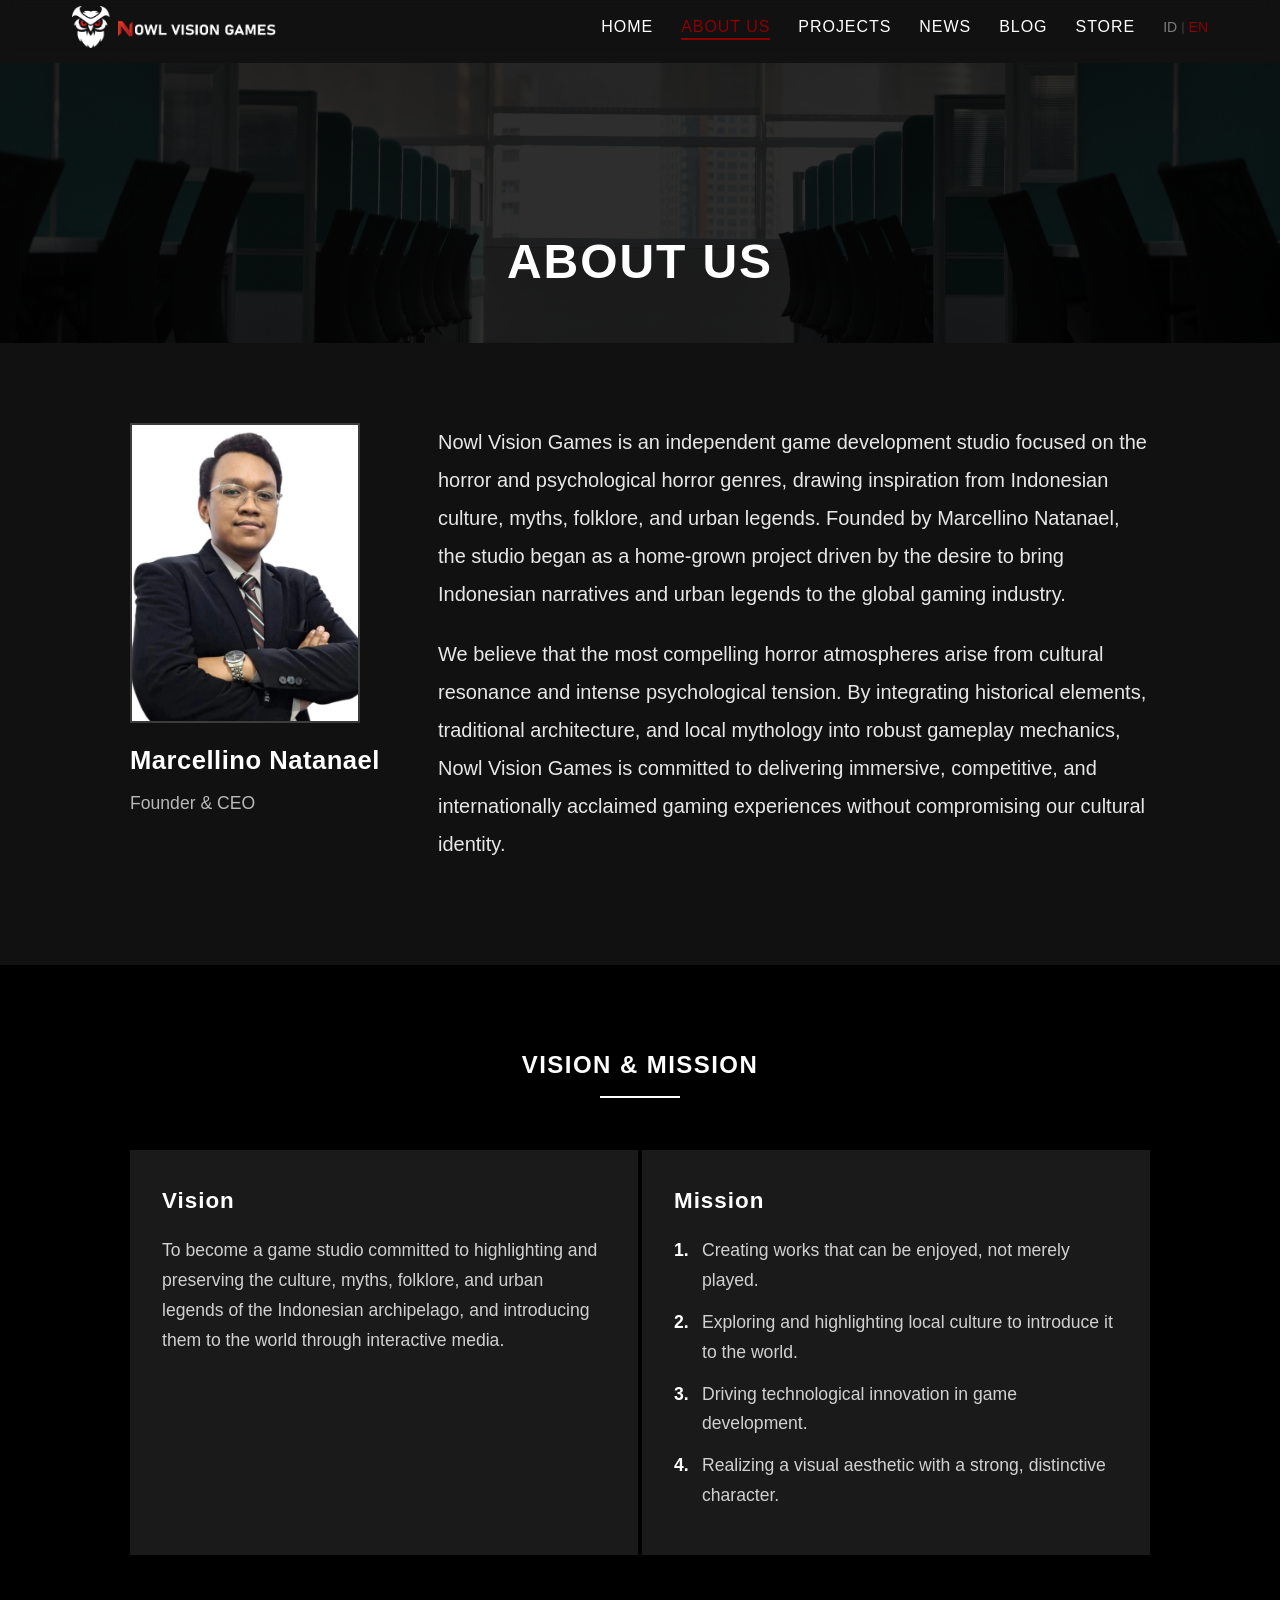
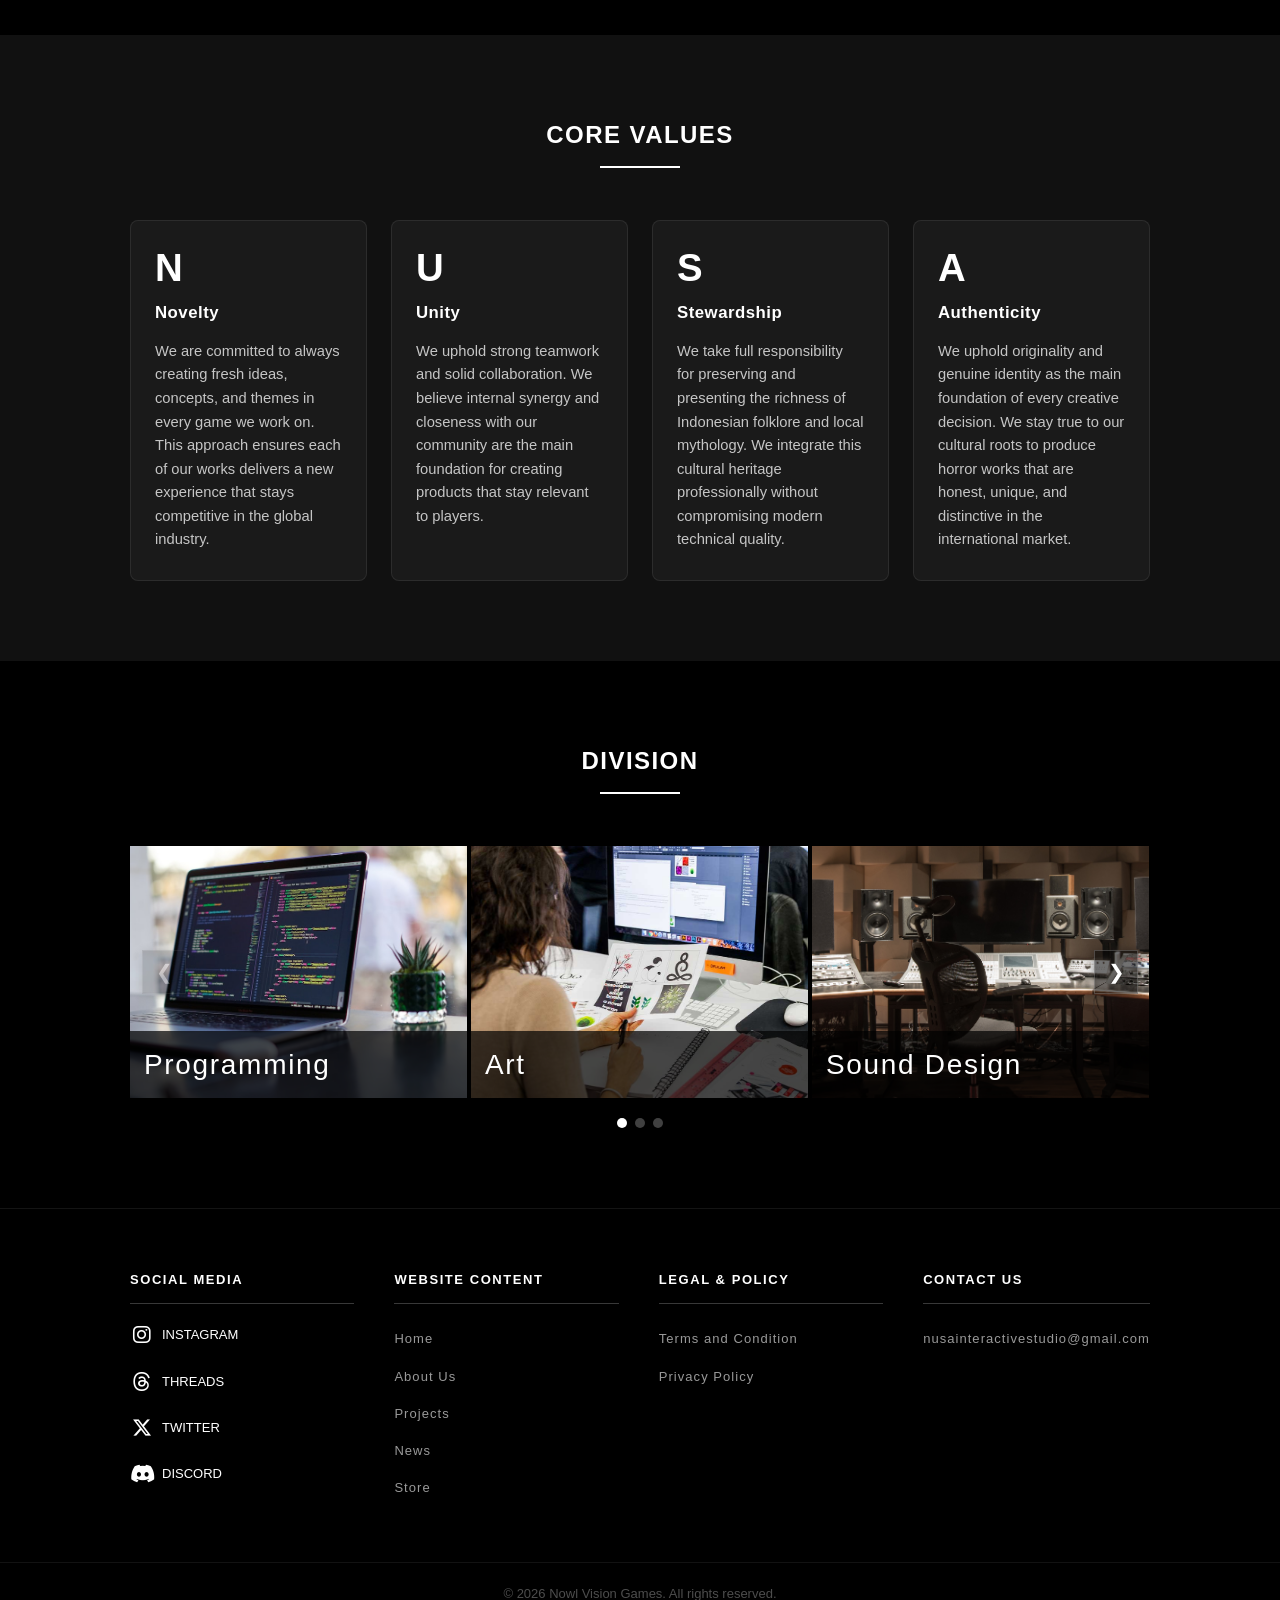
<file: about.html>
<!DOCTYPE html>
<html lang="en">
<head>
  <meta charset="UTF-8">
  <meta name="viewport" content="width=device-width, initial-scale=1.0">
  <title>About Us — Nowl Vision Games</title>
  <meta name="description" content="Kenali Nowl Vision Games, studio game independen yang didirikan oleh Marcellino Natanael, berfokus pada horor psikologis bertema budaya dan mitologi lokal Indonesia.">
  <meta name="keywords" content="tentang Nowl Vision Games, Marcellino Natanael, studio game Indonesia, sejarah studio game horor">
  <meta name="robots" content="index, follow">
  <link rel="canonical" href="https://nusainteractivestudio.com/about.html">

  <meta property="og:type" content="website">
  <meta property="og:site_name" content="Nowl Vision Games">
  <meta property="og:title" content="About Us — Nowl Vision Games">
  <meta property="og:description" content="Studio game independen yang mengangkat narasi dan mitos urban Indonesia ke panggung industri game global.">
  <meta property="og:url" content="https://nusainteractivestudio.com/about.html">
  <meta property="og:image" content="https://nusainteractivestudio.com/assets/logo/Main_Logo.png">
  <meta property="og:locale" content="id_ID">

  <meta name="twitter:card" content="summary_large_image">
  <meta name="twitter:title" content="About Us — Nowl Vision Games">
  <meta name="twitter:description" content="Studio game independen yang mengangkat narasi dan mitos urban Indonesia ke panggung industri game global.">
  <meta name="twitter:image" content="https://nusainteractivestudio.com/assets/logo/Main_Logo.png">

  <link rel="icon" type="image/x-icon" href="assets/favicon/favicon.ico">
  <link rel="icon" type="image/png" sizes="32x32" href="assets/favicon/favicon-32x32.png">
  <link rel="icon" type="image/png" sizes="16x16" href="assets/favicon/favicon-16x16.png">
  <link rel="apple-touch-icon" sizes="180x180" href="assets/favicon/apple-touch-icon.png">
  <link rel="manifest" href="site.webmanifest">

  <link rel="stylesheet" href="css/global.css">
  <link rel="stylesheet" href="css/about.css">
  <link rel="stylesheet" href="https://cdnjs.cloudflare.com/ajax/libs/font-awesome/6.5.1/css/all.min.css">

  <!-- Structured Data -->
  <script type="application/ld+json">
  {
    "@context": "https://schema.org",
    "@type": "AboutPage",
    "url": "https://nusainteractivestudio.com/about.html",
    "mainEntity": {
      "@type": "Organization",
      "name": "Nowl Vision Games",
      "url": "https://nusainteractivestudio.com/",
      "founder": {
        "@type": "Person",
        "name": "Marcellino Natanael",
        "jobTitle": "Founder & CEO"
      }
    }
  }
  </script>
</head>
<body>

<nav class="nis-navbar">
  <div class="nav-inner">
    <a href="index.html" class="nav-logo">
      <img src="assets/logo/Company_Logo_Only.png" alt="Nowl Vision Games" class="logo-img">
    </a>
    <ul class="nav-menu" id="navMenu">
      <li><a href="index.html" class="nav-link" data-t="nav-home">Home</a></li>
      <li><a href="about.html" class="nav-link active" data-t="nav-about">About Us</a></li>
      <li><a href="projects.html" class="nav-link" data-t="nav-projects">Projects</a></li>
      <li><a href="news.html" class="nav-link" data-t="nav-news">News</a></li>
      <li><a href="blog.html" class ="nav-link" data-t="nav-blog">Blog</a></li>
      <li><a href="store.html" class="nav-link" data-t="nav-store">Store</a></li>
      <li class="lang-toggle">
        <button class="lang-btn active" data-lang="id">ID</button>
        <span class="lang-sep">|</span>
        <button class="lang-btn" data-lang="en">EN</button>
      </li>
    </ul>
    <button class="nav-hamburger" id="navHamburger" aria-label="Menu">
      <span></span><span></span><span></span>
    </button>
  </div>
</nav>

<div class="page-hero">
  <img src="assets/image/Header.png?v=20260908" alt="" class="hero-bg-img">
  <div class="page-hero-overlay"></div>
  <div class="page-hero-text"><h1 class="page-hero-title" data-t="nav-about">About Us</h1></div>
</div>

<section class="section about-intro-section">
  <div class="container">
    <div class="about-intro">
      <div class="founder-card">
        <div class="founder-img-wrap">
          <img src="assets/image/Founder_and_CEO.png" alt="Marcellino Natanael — Founder &amp; CEO">
        </div>
        <div class="founder-info">
          <h3 class="founder-name">Marcellino Natanael</h3>
          <p class="founder-title" data-t="founder-title">Founder &amp; CEO</p>
        </div>
      </div>
      <div class="about-text">
        <p data-t="about-p1">Nowl Vision Games is an independent game development company focusing on the survival psychological horror genre based on local Indonesian culture. Founded by Marcellino Natanael, the studio started its journey as a home studio project driven by the passion to elevate Indonesian narratives and urban legends to the global gaming industry stage.</p>
        <p data-t="about-p2">We believe that the best horror atmosphere is born from cultural proximity and strong psychological pressure. By integrating historical values, traditional architecture, and local mythology into solid gameplay mechanics, Nowl Vision Games is committed to presenting an immersive, competitive, and international standard gaming experience without losing the identity of our cultural roots.</p>
      </div>
    </div>
  </div>
</section>

<section class="section vm-section">
  <div class="container">
    <h2 class="section-title" data-t="sec-vm">Vision &amp; Mission</h2>
    <div class="section-underline"></div>
    <div class="vm-grid">
      <div class="vm-card">
        <h3 class="vm-card-title" data-t="vm-vision-title">Vision</h3>
        <p class="vm-card-text" data-t="vm-vision-text">Dummy vision text goes here. Replace this with the studio's actual vision statement.</p>
      </div>
      <div class="vm-card">
        <h3 class="vm-card-title" data-t="vm-mission-title">Mission</h3>
        <ol class="vm-card-list">
          <li data-t="vm-mission-p1">Dummy mission point one.</li>
          <li data-t="vm-mission-p2">Dummy mission point two.</li>
          <li data-t="vm-mission-p3">Dummy mission point three.</li>
          <li data-t="vm-mission-p4">Dummy mission point four.</li>
        </ol>
      </div>
    </div>
  </div>
</section>

<section class="section corevals-section">
  <div class="container">
    <h2 class="section-title" data-t="sec-corevals">Core Values</h2>
    <div class="section-underline"></div>
    <div class="corevals-grid">
      <div class="coreval-card">
        <span class="coreval-letter">N</span>
        <h3 class="coreval-title" data-t="cv-n-title">Novelty</h3>
        <p class="coreval-text" data-t="cv-n-text">Berkomitmen untuk selalu menciptakan ide, konsep, dan tema secara kebaruan di setiap game yang kami kerjakan. Pendekatan ini memastikan tiap karya kami memberikan pengalaman baru yang kompetitif di industri global.</p>
      </div>
      <div class="coreval-card">
        <span class="coreval-letter">U</span>
        <h3 class="coreval-title" data-t="cv-u-title">Unity</h3>
        <p class="coreval-text" data-t="cv-u-text">Menjunjung tinggi kerja tim dan kolaborasi yang solid. Kami percaya sinergi internal dan kedekatan dengan komunitas adalah fondasi utama untuk melahirkan produk yang relevan bagi para pemain.</p>
      </div>
      <div class="coreval-card">
        <span class="coreval-letter">S</span>
        <h3 class="coreval-title" data-t="cv-s-title">Stewardship</h3>
        <p class="coreval-text" data-t="cv-s-text">Bertanggung jawab penuh dalam menjaga dan mengemas kekayaan cerita rakyat serta mitologi lokal Indonesia. Kami mengintegrasikan warisan budaya ini secara profesional tanpa mengorbankan kualitas teknis modern.</p>
      </div>
      <div class="coreval-card">
        <span class="coreval-letter">A</span>
        <h3 class="coreval-title" data-t="cv-a-title">Authenticity</h3>
        <p class="coreval-text" data-t="cv-a-text">Mempertahankan orisinalitas dan identitas asli sebagai pondasi utama dalam setiap keputusan kreatif. Kami tetap setia pada akar budaya untuk menghasilkan karya horor yang jujur, unik, dan berkarakter di pasar internasional.</p>
      </div>
    </div>
  </div>
</section>

<section class="section division-section">
  <div class="container">
    <h2 class="section-title" data-t="sec-division">Division</h2>
    <div class="section-underline"></div>
    <div class="carousel-wrapper" data-per-view="3" data-per-view-mobile="1">
      <button class="carousel-arrow carousel-prev" aria-label="Previous">&#10094;</button>
      <div class="carousel-track-outer">
        <div class="carousel-track">
          <div class="carousel-slide"><div class="division-card"><img src="assets/image/Programmer.png" alt="Programming"><div class="division-label">Programming</div></div></div>
          <div class="carousel-slide"><div class="division-card"><img src="assets/image/Art.png" alt="Art"><div class="division-label">Art</div></div></div>
          <div class="carousel-slide"><div class="division-card"><img src="assets/image/Sound_Design.png" alt="Sound Design"><div class="division-label">Sound Design</div></div></div>
          <div class="carousel-slide"><div class="division-card"><img src="assets/image/Game_Tester.png" alt="Game Tester"><div class="division-label">Game Tester</div></div></div>
          <div class="carousel-slide"><div class="division-card"><img src="assets/image/Game_Design.png" alt="Game Design"><div class="division-label">Game Design</div></div></div>
        </div>
      </div>
      <button class="carousel-arrow carousel-next" aria-label="Next">&#10095;</button>
    </div>
    <div class="carousel-dots"></div>
  </div>
</section>

<footer class="nis-footer">
  <div class="footer-inner">
    <div class="footer-col">
      <h4 class="footer-heading" data-t="foot-social">Social Media</h4>
      <div class="footer-divider"></div>
      <ul class="social-list">
        <li>
          <a href="https://instagram.com/nusainteractivestudio" target="_blank" rel="noopener">
            <i class="fa-brands fa-instagram social-icon"></i>
            <span>INSTAGRAM</span>
          </a>
        </li>
        <li>
          <a href="https://www.threads.com/@nusainteractivestudio" target="_blank" rel="noopener" aria-label="Threads">
            <i class="fa-brands fa-threads social-icon"></i>
            <span>THREADS</span>
          </a>
        </li>
        <li>
          <a href="#" target="_blank" rel="noopener" aria-label="X / Twitter">
            <i class="fa-brands fa-x-twitter social-icon"></i>
            <span>TWITTER</span>
          </a>
        </li>
        <li>
          <a href="https://discord.gg/695zp4NkKe" target="_blank" rel="noopener" aria-label="Discord">
            <i class="fa-brands fa-discord social-icon"></i>
            <span>DISCORD</span>
          </a>
        </li>
      </ul>
    </div>
    <div class="footer-col">
      <h4 class="footer-heading" data-t="foot-content">Website Content</h4>
      <div class="footer-divider"></div>
      <ul class="footer-links">
        <li><a href="index.html"    data-t="nav-home">HOME</a></li>
        <li><a href="about.html"    data-t="nav-about">ABOUT US</a></li>
        <li><a href="projects.html" data-t="nav-projects">PROJECTS</a></li>
        <li><a href="news.html"     data-t="nav-news">NEWS</a></li>
        <li><a href="store.html" data-t="nav-store">STORE</a></li>
      </ul>
    </div>
    <div class="footer-col">
      <h4 class="footer-heading" data-t="foot-legal">Legal &amp; Policy</h4>
      <div class="footer-divider"></div>
      <ul class="footer-links">
        <li><a href="terms_and_condition.html" data-t="foot-terms">TERMS AND CONDITION</a></li>
        <li><a href="privacy_and_policy.html" data-t="foot-privacy">PRIVACY POLICY</a></li>
      </ul>
    </div>
    <div class="footer-col">
      <h4 class="footer-heading" data-t="foot-games">Contact Us</h4>
      <div class="footer-divider"></div>
      <ul class="footer-links">
        <li><a class="inline-link" href="mailto:nusainteractivestudio@gmail.com">nusainteractivestudio@gmail.com</a></li>
      </ul>
    </div>
  </div>
  <div class="footer-bottom">
    <p>&copy; 2026 Nowl Vision Games. All rights reserved.</p>
  </div>
</footer>

<script src="js/global.js"></script>
<script src="js/about.js"></script>
</body>
</html>
</file>
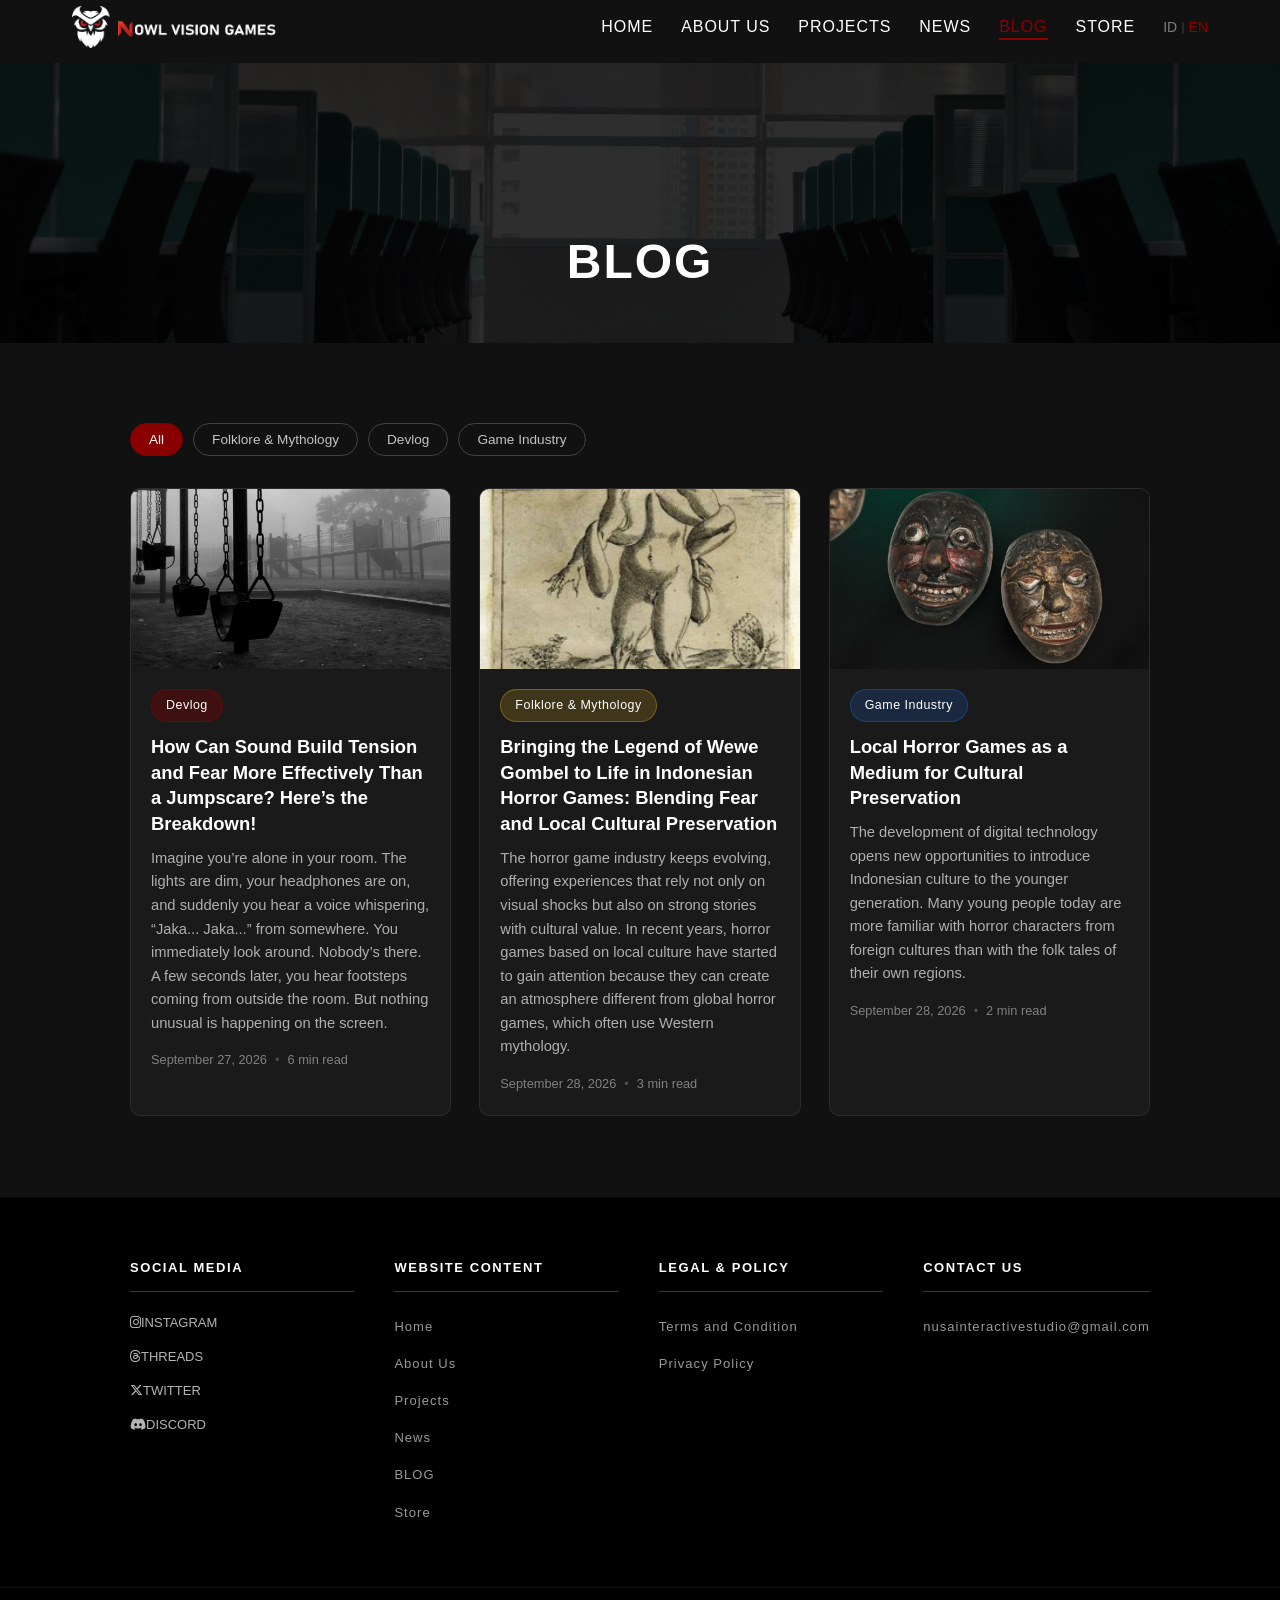
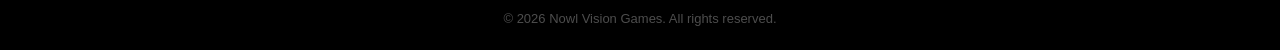
<file: blog.html>
<!DOCTYPE html>
<html lang="id">
<head>
  <meta charset="UTF-8">
  <meta name="viewport" content="width=device-width, initial-scale=1.0">
  <title>Blog — Nowl Vision Games</title>
  <meta name="description" content="Blog Nowl Vision Games: bahasan seputar dunia game, folklore dan mitologi lokal, serta cerita di balik proses development kami.">
  <meta name="keywords" content="blog game horor Indonesia, folklore mitologi Indonesia, devlog Nowl Vision Games, cerita rakyat game horor">
  <meta name="robots" content="index, follow">
  <meta name="author" content="Nowl Vision Games">
  <link rel="canonical" href="https://nusainteractivestudio.com/blog.html">

  <!-- Open Graph -->
  <meta property="og:type" content="website">
  <meta property="og:site_name" content="Nowl Vision Games">
  <meta property="og:title" content="Blog — Nowl Vision Games">
  <meta property="og:description" content="Bahasan seputar dunia game, folklore dan mitologi lokal Indonesia, serta cerita di balik proses development kami.">
  <meta property="og:url" content="https://nusainteractivestudio.com/blog.html">
  <meta property="og:image" content="https://nusainteractivestudio.com/assets/image/Blog_Placeholder_1.png">
  <meta property="og:locale" content="id_ID">

  <!-- Twitter Card -->
  <meta name="twitter:card" content="summary_large_image">
  <meta name="twitter:title" content="Blog — Nowl Vision Games">
  <meta name="twitter:description" content="Bahasan seputar dunia game, folklore dan mitologi lokal Indonesia, serta cerita di balik proses development kami.">
  <meta name="twitter:image" content="https://nusainteractivestudio.com/assets/image/Blog_Placeholder_1.png">

  <link rel="icon" type="image/x-icon" href="assets/favicon/favicon.ico">
  <link rel="stylesheet" href="css/global.css">
  <link rel="stylesheet" href="css/blog.css">
  <link rel="stylesheet" href="https://cdnjs.cloudflare.com/ajax/libs/font-awesome/6.5.1/css/all.min.css">
</head>
<body>

<nav class="nis-navbar">
  <div class="nav-inner">
    <a href="index.html" class="nav-logo">
      <img src="assets/logo/Company_Logo_Only.png" alt="Nowl Vision Games" class="logo-img">
    </a>
    <ul class="nav-menu" id="navMenu">
      <li><a href="index.html" class="nav-link" data-t="nav-home">Home</a></li>
      <li><a href="about.html" class="nav-link" data-t="nav-about">About Us</a></li>
      <li><a href="projects.html" class="nav-link" data-t="nav-projects">Projects</a></li>
      <li><a href="news.html" class="nav-link" data-t="nav-news">News</a></li>
      <li><a href="blog.html" class="nav-link active" data-t="nav-blog">Blog</a></li>
      <li><a href="store.html" class="nav-link" data-t="nav-store">Store</a></li>
      <li class="lang-toggle">
        <button class="lang-btn active" data-lang="id">ID</button>
        <span class="lang-sep">|</span>
        <button class="lang-btn" data-lang="en">EN</button>
      </li>
    </ul>
    <button class="nav-hamburger" id="navHamburger" aria-label="Menu">
      <span></span><span></span><span></span>
    </button>
  </div>
</nav>

<div class="page-hero">
  <img src="assets/image/Header.png?v=20260908" alt="" class="hero-bg-img">
  <div class="page-hero-overlay"></div>
  <div class="page-hero-text"><h1 class="page-hero-title" data-t="nav-blog">Blog</h1></div>
</div>

<section class="section blog-list-section">
  <div class="container">

    <div class="blog-filter" id="blogFilter">
      <button class="blog-filter-btn active" data-filter="all" data-t="blog-filter-all">Semua</button>
      <button class="blog-filter-btn" data-filter="folklore" data-t="blog-filter-folklore">Folklore &amp; Mitologi</button>
      <button class="blog-filter-btn" data-filter="devlog" data-t="blog-filter-devlog">Devlog</button>
      <button class="blog-filter-btn" data-filter="industri" data-t="blog-filter-industri">Industri Game</button>
    </div>

    <div class="blog-grid">

      <a href="blog_1.html" class="blog-card" data-category="devlog">
        <div class="blog-card-img-wrap">
          <img src="assets/image/Picture1.png" alt="Taman bermain kosong berkabut dengan ayunan yang sepi">
        </div>
        <div class="blog-card-body">
          <span class="tag tag-red" data-t="blog1-category">Devlog</span>
          <h3 class="blog-card-title" data-t="blog1-title">Bagaimana suara dapat meningkatkan ketegangan dan ketakutan dengan lebih efektif dibandingkan jumpscare? Simak penjelasannya!</h3>
          <p class="blog-card-excerpt" data-t="blog1-lead">Bayangkan kamu sendirian di kamar. Lampu redup, headphone terpasang, dan tiba-tiba kamu dengar bisikan, "Jaka... Jaka..." dari suatu tempat. Kamu langsung menoleh ke sekeliling. Tidak ada siapa-siapa. Beberapa detik kemudian, terdengar suara langkah kaki dari luar kamar. Tapi di layar, tidak ada satu pun hal aneh yang terjadi.</p>
          <div class="blog-card-meta">
            <span data-t="blog-card1-date">27 September 2026</span>
            <span class="meta-dot">•</span>
            <span data-t="blog1-read-time">6 menit baca</span>
          </div>
        </div>
      </a>

      <a href="blog_2.html" class="blog-card" data-category="folklore">
        <div class="blog-card-img-wrap">
          <img src="assets/image/Picture5.png" alt="Ilustrasi kuno sosok Wewe Gombel">
        </div>
        <div class="blog-card-body">
          <span class="tag tag-gold" data-t="blog2-category">Folklore &amp; Mitologi</span>
          <h3 class="blog-card-title" data-t="blog2-title">Menghidupkan Legenda Wewe Gombel dalam Game Horor Indonesia: Perpaduan Ketakutan dan Pelestarian Budaya Lokal</h3>
          <p class="blog-card-excerpt" data-t="blog2-lead">Industri game horor terus berkembang dengan menghadirkan pengalaman bermain yang tidak hanya mengandalkan kejutan visual, tetapi juga cerita yang kuat dan memiliki nilai budaya. Dalam beberapa tahun terakhir, game horor berbasis budaya lokal mulai mendapatkan perhatian karena mampu menghadirkan suasana yang berbeda dibandingkan game horor global yang banyak menggunakan mitologi Barat.</p>
          <div class="blog-card-meta">
            <span data-t="blog-card2-date">28 September 2026</span>
            <span class="meta-dot">•</span>
            <span data-t="blog2-read-time">3 menit baca</span>
          </div>
        </div>
      </a>

      <a href="blog_3.html" class="blog-card" data-category="industri">
        <div class="blog-card-img-wrap">
          <img src="assets/image/Picture6.png" alt="Topeng barong Wewe Gombel">
        </div>
        <div class="blog-card-body">
          <span class="tag tag-blue" data-t="blog3-category">Industri Game</span>
          <h3 class="blog-card-title" data-t="blog3-title">Game Horor Lokal sebagai Media Pelestarian Budaya</h3>
          <p class="blog-card-excerpt" data-t="blog3-lead">Perkembangan teknologi digital membuka peluang baru untuk memperkenalkan budaya Indonesia kepada generasi muda. Banyak anak muda saat ini lebih mengenal karakter horor dari budaya asing dibandingkan cerita rakyat daerah sendiri.</p>
          <div class="blog-card-meta">
            <span data-t="blog-card3-date">28 September 2026</span>
            <span class="meta-dot">•</span>
            <span data-t="blog3-read-time">2 menit baca</span>
          </div>
        </div>
      </a>

    </div>
  </div>
</section>

<footer class="nis-footer">
  <div class="footer-inner">
    <div class="footer-col">
      <h4 class="footer-heading" data-t="foot-social">Social Media</h4>
      <div class="footer-divider"></div>
      <ul class="social-list">
        <li><a href="https://instagram.com/nusainteractivestudio" target="_blank" rel="noopener"><i class="fa-brands fa-instagram social-icon"></i><span>INSTAGRAM</span></a></li>
        <li><a href="https://www.threads.com/@nusainteractivestudio" target="_blank" rel="noopener"><i class="fa-brands fa-threads social-icon"></i><span>THREADS</span></a></li>
        <li><a href="#" target="_blank" rel="noopener"><i class="fa-brands fa-x-twitter social-icon"></i><span>TWITTER</span></a></li>
        <li><a href="https://discord.gg/695zp4NkKe" target="_blank" rel="noopener"><i class="fa-brands fa-discord social-icon"></i><span>DISCORD</span></a></li>
      </ul>
    </div>
    <div class="footer-col">
      <h4 class="footer-heading" data-t="foot-content">Website Content</h4>
      <div class="footer-divider"></div>
      <ul class="footer-links">
        <li><a href="index.html" data-t="nav-home">HOME</a></li>
        <li><a href="about.html" data-t="nav-about">ABOUT US</a></li>
        <li><a href="projects.html" data-t="nav-projects">PROJECTS</a></li>
        <li><a href="news.html" data-t="nav-news">NEWS</a></li>
        <li><a href="blog.html" data-t="nav-blog">BLOG</a></li>
        <li><a href="store.html" data-t="nav-store">STORE</a></li>
      </ul>
    </div>
    <div class="footer-col">
      <h4 class="footer-heading" data-t="foot-legal">Legal &amp; Policy</h4>
      <div class="footer-divider"></div>
      <ul class="footer-links">
        <li><a href="terms_and_condition.html" data-t="foot-terms">TERMS AND CONDITION</a></li>
        <li><a href="privacy_and_policy.html" data-t="foot-privacy">PRIVACY POLICY</a></li>
      </ul>
    </div>
    <div class="footer-col">
      <h4 class="footer-heading" data-t="foot-games">Contact Us</h4>
      <div class="footer-divider"></div>
      <ul class="footer-links">
        <li><a class="inline-link" href="mailto:nusainteractivestudio@gmail.com">nusainteractivestudio@gmail.com</a></li>
      </ul>
    </div>
  </div>
  <div class="footer-bottom">
    <p>&copy; 2026 Nowl Vision Games. All rights reserved.</p>
  </div>
</footer>

<script src="js/global.js"></script>
<script src="js/blog.js"></script>
</body>
</html>
</file>
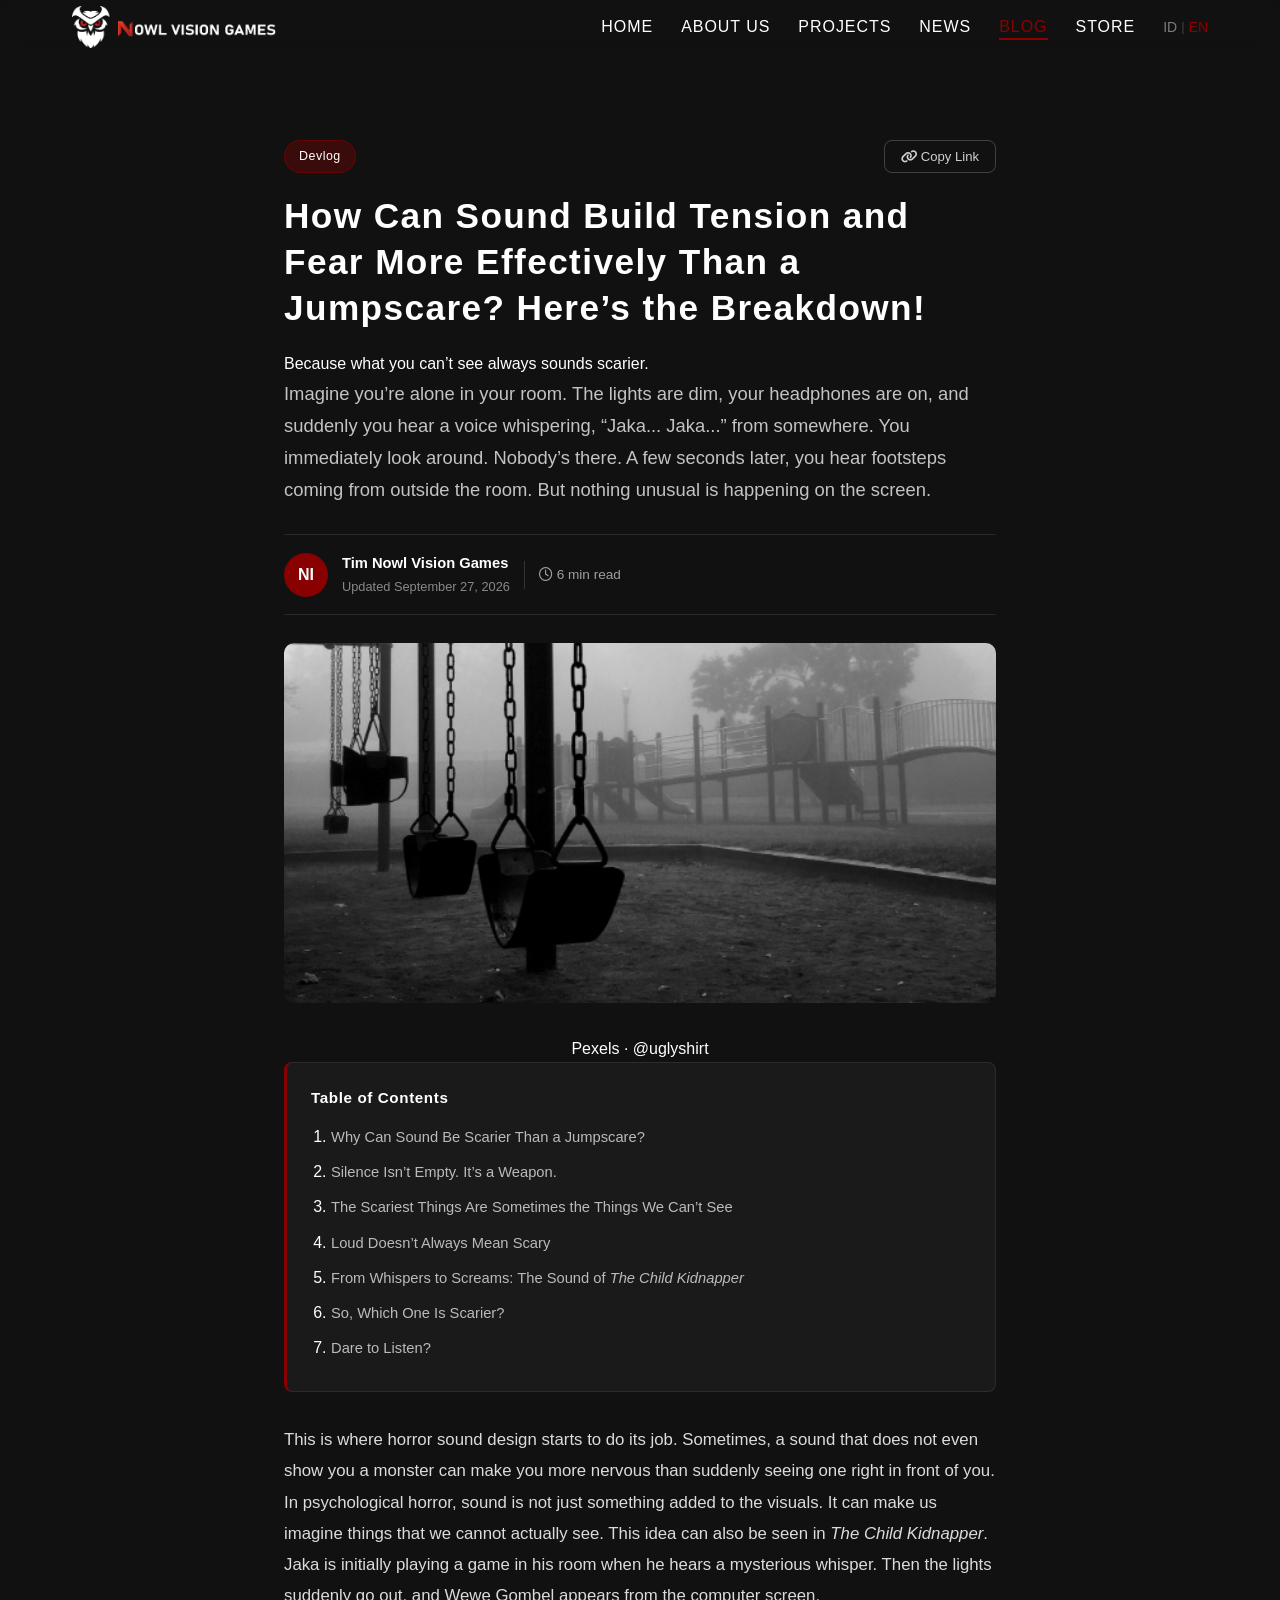
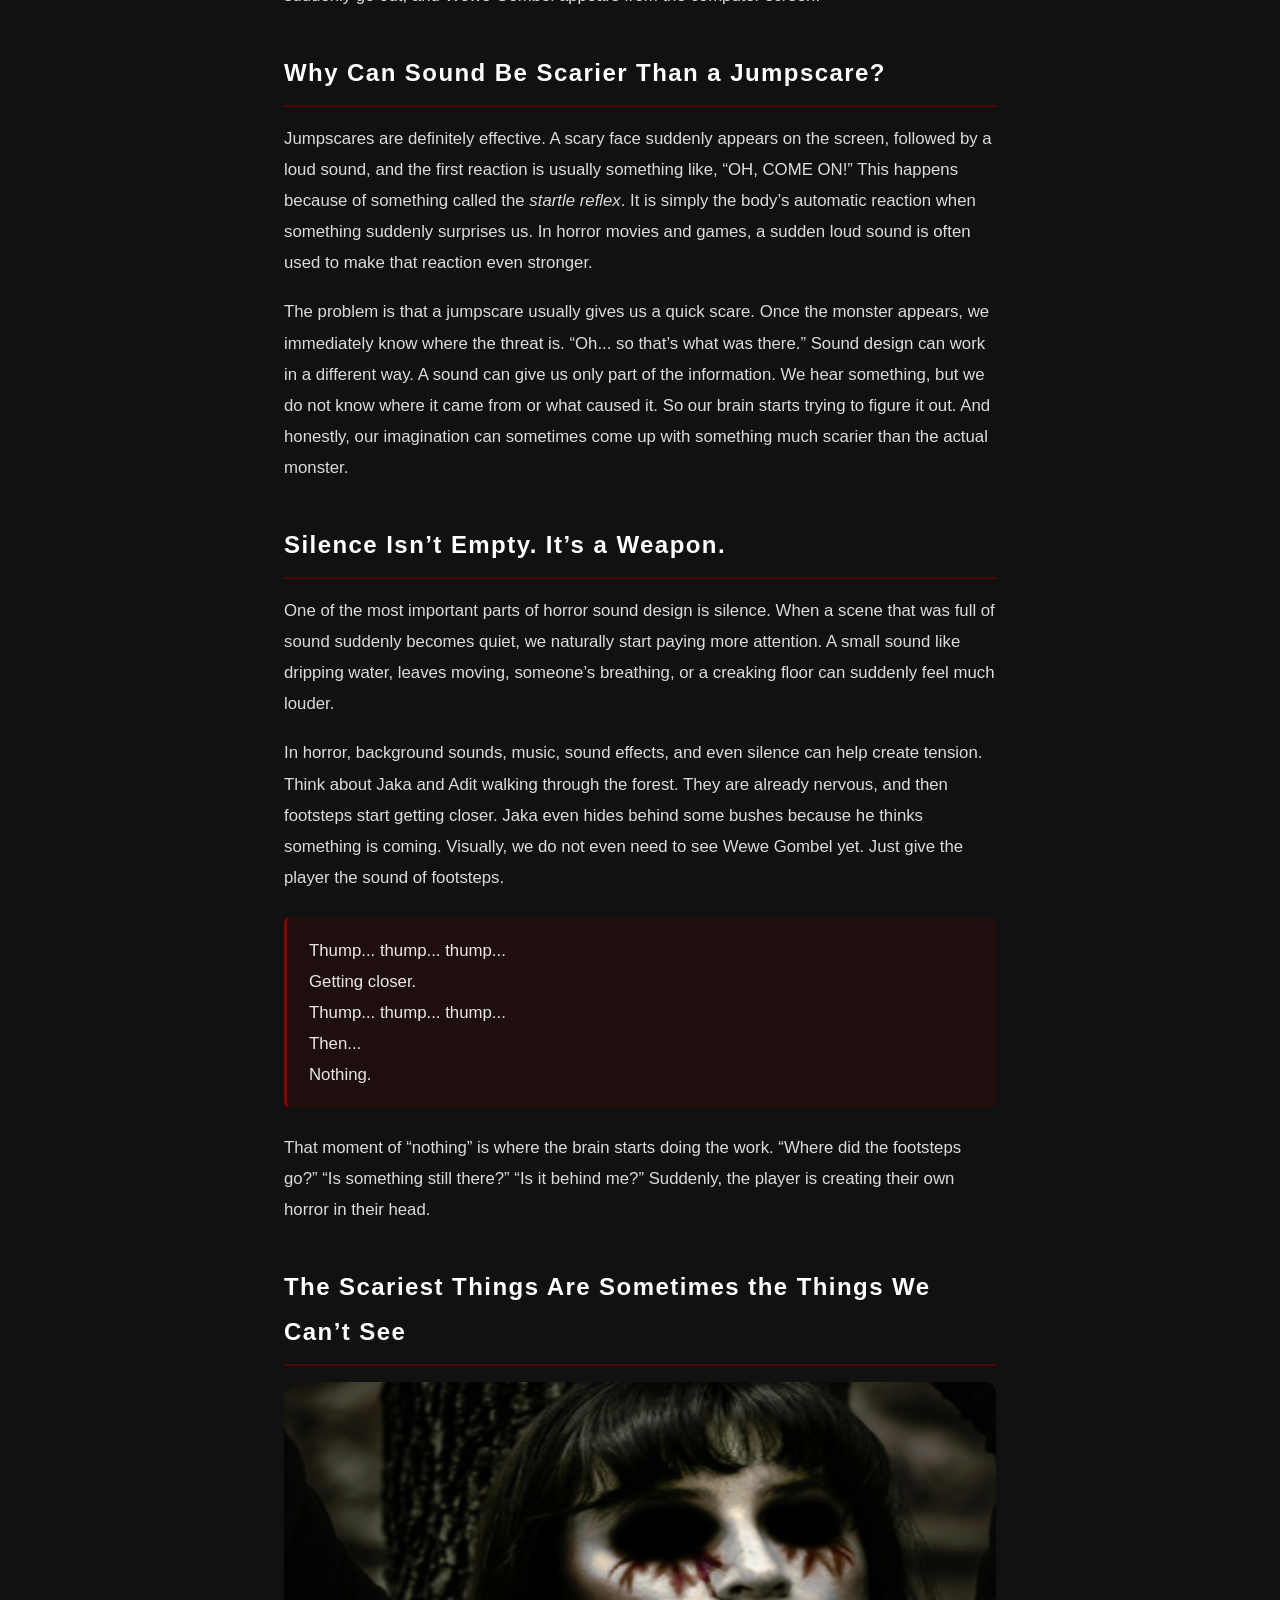
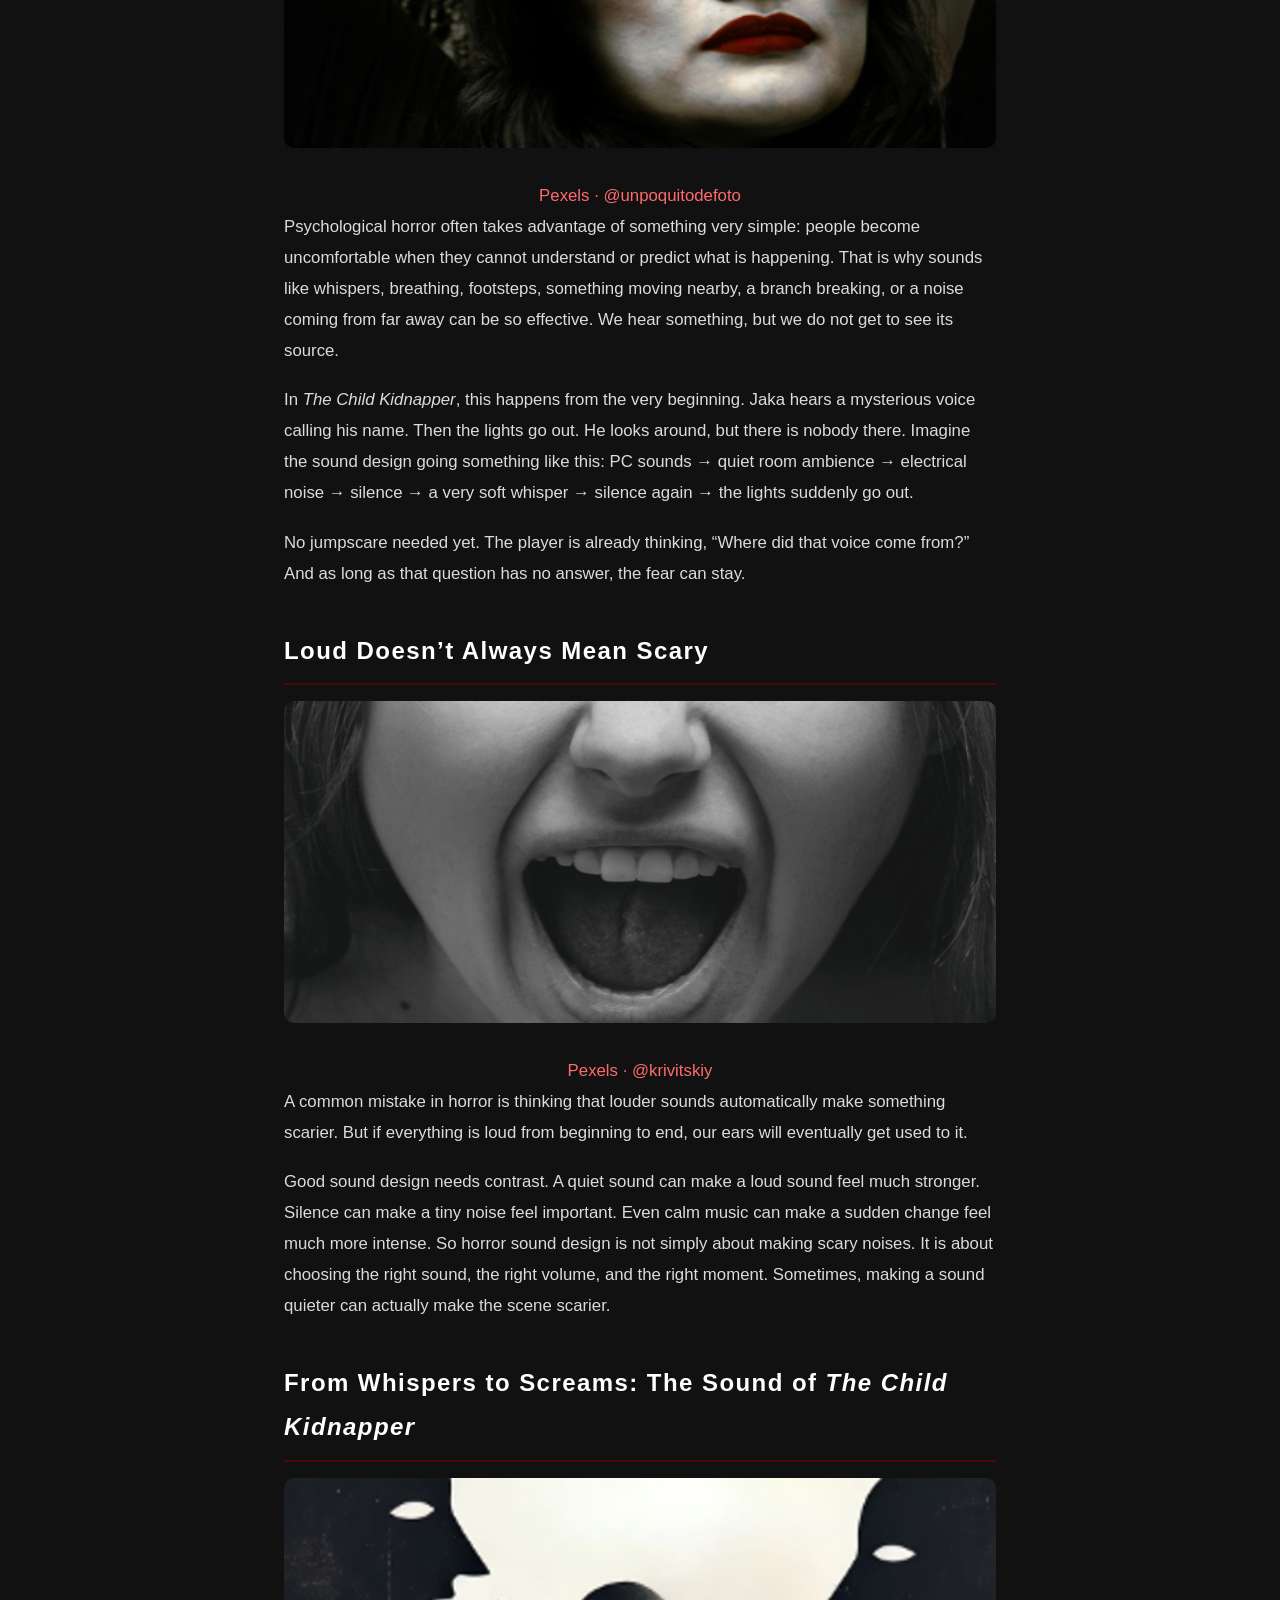
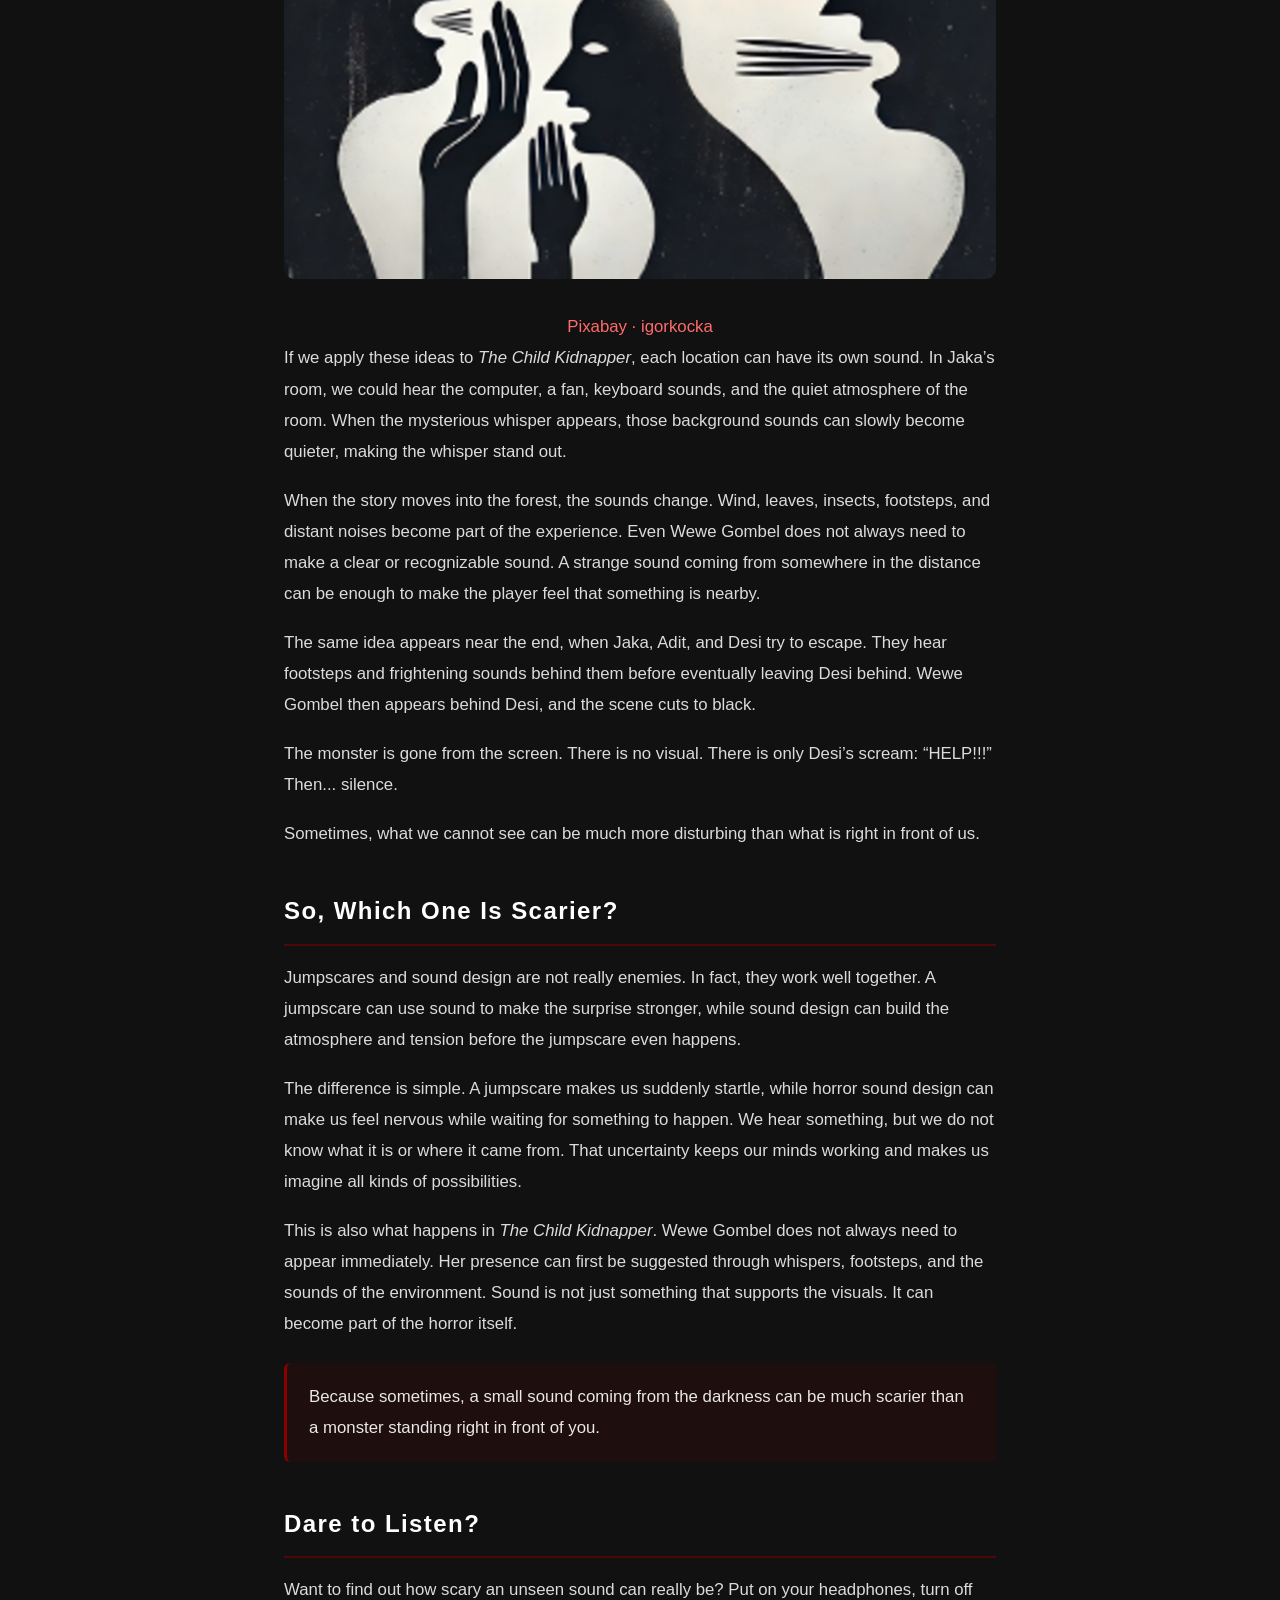
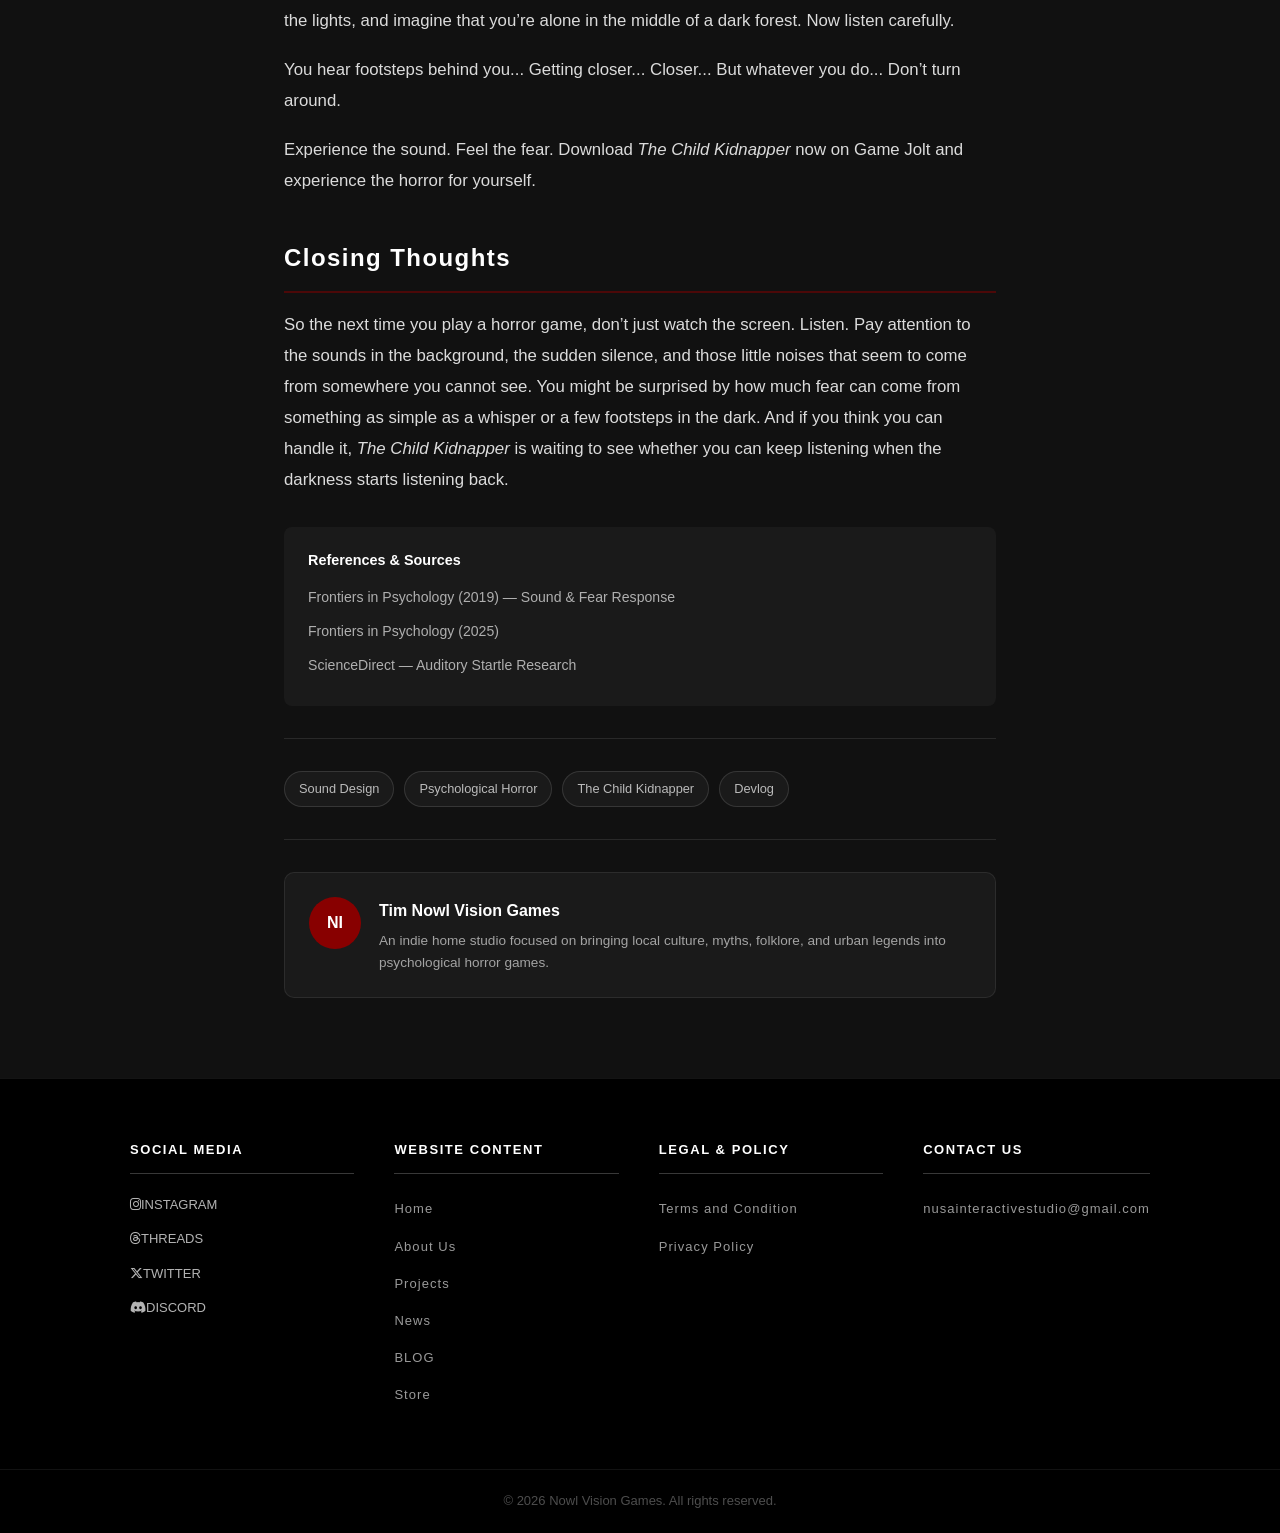
<file: blog_1.html>
<!DOCTYPE html>
<html lang="id">
<head>
  <meta charset="UTF-8">
  <meta name="viewport" content="width=device-width, initial-scale=1.0">
  <title>Bagaimana suara dapat meningkatkan ketegangan dan ketakutan dengan lebih efektif dibandingkan jumpscare? Simak penjelasannya! — Nowl Vision Games</title>
  <meta name="description" content="Jumpscare cuma bikin kaget sesaat, tapi suara bisa bikin kamu takut jauh lebih lama. Simak teknik sound design horor di balik The Child Kidnapper.">
  <meta name="keywords" content="horror sound design, jumpscare vs sound design, psychological horror games, The Child Kidnapper, Wewe Gombel, horror game audio, Nowl Vision Games devlog">
  <meta name="robots" content="index, follow">
  <meta name="author" content="Nowl Vision Games">
  <link rel="canonical" href="https://nusainteractivestudio.com/blog_1.html">

  <!-- Open Graph -->
  <meta property="og:type" content="article">
  <meta property="og:site_name" content="Nowl Vision Games">
  <meta property="og:title" content="Bagaimana suara dapat meningkatkan ketegangan dan ketakutan dengan lebih efektif dibandingkan jumpscare? Simak penjelasannya!">
  <meta property="og:description" content="Jumpscare cuma bikin kaget sesaat, tapi suara bisa bikin kamu takut jauh lebih lama. Simak teknik sound design horor di balik The Child Kidnapper.">
  <meta property="og:url" content="https://nusainteractivestudio.com/blog_1.html">
  <meta property="og:image" content="https://nusainteractivestudio.com/assets/image/Sound_Design.png">
  <meta property="og:locale" content="id_ID">
  <meta property="article:published_time" content="2026-09-27">
  <meta property="article:author" content="Nowl Vision Games">
  <meta property="article:section" content="Devlog">

  <!-- Twitter Card -->
  <meta name="twitter:card" content="summary_large_image">
  <meta name="twitter:title" content="Bagaimana suara dapat meningkatkan ketegangan dan ketakutan dengan lebih efektif dibandingkan jumpscare? Simak penjelasannya!">
  <meta name="twitter:description" content="Jumpscare cuma bikin kaget sesaat, tapi suara bisa bikin kamu takut jauh lebih lama. Simak teknik sound design horor di balik The Child Kidnapper.">
  <meta name="twitter:image" content="https://nusainteractivestudio.com/assets/image/Sound_Design.png">

  <link rel="icon" type="image/x-icon" href="assets/favicon/favicon.ico">
  <link rel="stylesheet" href="css/global.css">
  <link rel="stylesheet" href="css/blog.css">
  <link rel="stylesheet" href="https://cdnjs.cloudflare.com/ajax/libs/font-awesome/6.5.1/css/all.min.css">

  <!-- Structured Data -->
  <script type="application/ld+json">
  {
    "@context": "https://schema.org",
    "@type": "BlogPosting",
    "headline": "Bagaimana suara dapat meningkatkan ketegangan dan ketakutan dengan lebih efektif dibandingkan jumpscare? Simak penjelasannya!",
    "alternativeHeadline": "Karena yang tak terlihat selalu terdengar lebih menakutkan.",
    "description": "Jumpscare cuma bikin kaget sesaat, tapi suara bisa bikin kamu takut jauh lebih lama. Simak teknik sound design horor di balik The Child Kidnapper.",
    "image": "https://nusainteractivestudio.com/assets/image/Sound_Design.png",
    "datePublished": "2026-09-27",
    "dateModified": "2026-09-27",
    "inLanguage": "id",
    "author": { "@type": "Organization", "name": "Nowl Vision Games" },
    "publisher": {
      "@type": "Organization",
      "name": "Nowl Vision Games",
      "logo": { "@type": "ImageObject", "url": "https://nusainteractivestudio.com/assets/logo/Company_Logo.png" }
    },
    "mainEntityOfPage": { "@type": "WebPage", "@id": "https://nusainteractivestudio.com/blog_1.html" }
  }
  </script>
  <script type="application/ld+json">
  {
    "@context": "https://schema.org",
    "@type": "BreadcrumbList",
    "itemListElement": [
      { "@type": "ListItem", "position": 1, "name": "Home", "item": "https://nusainteractivestudio.com/" },
      { "@type": "ListItem", "position": 2, "name": "Blog", "item": "https://nusainteractivestudio.com/blog.html" },
      { "@type": "ListItem", "position": 3, "name": "Bagaimana suara dapat meningkatkan ketegangan dan ketakutan dengan lebih efektif dibandingkan jumpscare? Simak penjelasannya!", "item": "https://nusainteractivestudio.com/blog_1.html" }
    ]
  }
  </script>
</head>
<body>

<div class="read-progress" id="readProgress"></div>

<nav class="nis-navbar">
  <div class="nav-inner">
    <a href="index.html" class="nav-logo">
      <img src="assets/logo/Company_Logo_Only.png" alt="Nowl Vision Games" class="logo-img">
    </a>
    <ul class="nav-menu" id="navMenu">
      <li><a href="index.html" class="nav-link" data-t="nav-home">Home</a></li>
      <li><a href="about.html" class="nav-link" data-t="nav-about">About Us</a></li>
      <li><a href="projects.html" class="nav-link" data-t="nav-projects">Projects</a></li>
      <li><a href="news.html" class="nav-link" data-t="nav-news">News</a></li>
      <li><a href="blog.html" class="nav-link active" data-t="nav-blog">Blog</a></li>
      <li><a href="store.html" class="nav-link" data-t="nav-store">Store</a></li>
      <li class="lang-toggle">
        <button class="lang-btn active" data-lang="id">ID</button>
        <span class="lang-sep">|</span>
        <button class="lang-btn" data-lang="en">EN</button>
      </li>
    </ul>
    <button class="nav-hamburger" id="navHamburger" aria-label="Menu">
      <span></span><span></span><span></span>
    </button>
  </div>
</nav>

<main class="article-main">
  <div class="article-wrap">

    <div class="article-top">
      <span class="tag tag-red" data-t="blog1-category">Devlog</span>
      <div class="share-group">
        <button class="share-btn" onclick="copyLink()"><i class="fa-solid fa-link"></i> <span data-t="blog1-copy-link">Salin Link</span></button>
      </div>
    </div>

    <h1 class="article-title" data-t="blog1-title">Bagaimana suara dapat meningkatkan ketegangan dan ketakutan dengan lebih efektif dibandingkan jumpscare? Simak penjelasannya!</h1>

    <p class="article-tagline" data-t="blog1-tagline">Karena yang tak terlihat selalu terdengar lebih menakutkan.</p>

    <p class="article-lead" data-t="blog1-lead">
      Bayangkan kamu sendirian di kamar. Lampu redup, headphone terpasang, dan tiba-tiba kamu dengar bisikan, “Jaka... Jaka...” dari suatu tempat. Kamu langsung menoleh ke sekeliling. Tidak ada siapa-siapa. Beberapa detik kemudian, terdengar suara langkah kaki dari luar kamar. Tapi di layar, tidak ada satu pun hal aneh yang terjadi.
    </p>

    <div class="article-meta">
      <div class="author-avatar">NI</div>
      <div class="author-info">
        <div class="author-name">Tim Nowl Vision Games</div>
        <div class="article-date" data-t="blog1-date">Diperbarui 27 September 2026</div>
      </div>
      <div class="meta-divider"></div>
      <div class="read-time"><i class="fa-regular fa-clock"></i> <span data-t="blog1-read-time">6 menit baca</span></div>
    </div>

    <figure class="article-figure">
      <img src="assets/image/Picture1.png" alt="Taman bermain kosong berkabut dengan ayunan yang sepi" class="article-hero">
      <figcaption><a href="https://www.pexels.com/@uglyshirt/" target="_blank" rel="noopener">Pexels · @uglyshirt</a></figcaption>
    </figure>

    <div class="toc">
      <div class="toc-title" data-t="blog1-toc-title">Daftar Isi</div>
      <ol>
        <li><a href="#why-scarier" data-t="blog1-h-1">Kenapa Suara Bisa Lebih Menyeramkan daripada Jumpscare?</a></li>
        <li><a href="#silence-weapon" data-t="blog1-h-2">Keheningan Itu Bukan Kekosongan. Itu Senjata.</a></li>
        <li><a href="#cant-see" data-t="blog1-h-3">Hal yang Paling Menyeramkan Kadang Justru yang Tidak Bisa Kita Lihat</a></li>
        <li><a href="#loud-not-scary" data-t="blog1-h-4">Keras Tidak Selalu Berarti Menyeramkan</a></li>
        <li><a href="#whispers-to-screams" data-t="blog1-h-5">Dari Bisikan Sampai Teriakan: Suara di <em>The Child Kidnapper</em></a></li>
        <li><a href="#which-scarier" data-t="blog1-h-6">Jadi, Mana yang Lebih Menyeramkan?</a></li>
        <li><a href="#dare-to-listen" data-t="blog1-h-7">Berani Dengar?</a></li>
      </ol>
    </div>

    <div class="article-content">
      <p data-t="blog1-p-intro">
        Di sinilah sound design horor mulai bekerja. Kadang, suara yang bahkan belum menampilkan monster sama sekali bisa bikin kamu lebih gelisah dibanding saat monster itu muncul tiba-tiba di depan mata. Dalam horor psikologis, suara bukan sekadar pelengkap visual. Suara bisa membuat kita membayangkan hal-hal yang sebenarnya tidak bisa kita lihat. Ide ini juga muncul di <em>The Child Kidnapper</em>. Jaka awalnya sedang bermain game di kamarnya ketika dia mendengar bisikan misterius. Lalu lampu tiba-tiba mati, dan Wewe Gombel muncul dari layar komputer.
      </p>

      <h2 id="why-scarier" data-t="blog1-h-1">Kenapa Suara Bisa Lebih Menyeramkan daripada Jumpscare?</h2>
      <p data-t="blog1-p1-1">
        Jumpscare memang efektif. Wajah menyeramkan muncul tiba-tiba di layar, diikuti suara keras, dan reaksi pertama biasanya, “YA AMPUN!” Ini terjadi karena sesuatu yang disebut <em>startle reflex</em>, yaitu refleks tubuh secara otomatis saat sesuatu mengejutkan kita tiba-tiba. Dalam film dan game horor, suara keras yang mendadak sering dipakai untuk memperkuat reaksi itu.
      </p>
      <p data-t="blog1-p1-2">
        Masalahnya, jumpscare biasanya cuma memberi kekagetan sesaat. Begitu monsternya muncul, kita langsung tahu di mana ancamannya berada. “Oh... jadi itu yang tadi.” Sound design bisa bekerja dengan cara berbeda. Sebuah suara cuma memberi kita sebagian informasi. Kita dengar sesuatu, tapi tidak tahu dari mana asalnya atau apa penyebabnya. Jadi otak kita mulai berusaha mencari tahu. Dan jujur saja, imajinasi kita kadang bisa menciptakan sesuatu yang jauh lebih menyeramkan dibanding monster aslinya.
      </p>

      <h2 id="silence-weapon" data-t="blog1-h-2">Keheningan Itu Bukan Kekosongan. Itu Senjata.</h2>
      <p data-t="blog1-p2-1">
        Salah satu bagian terpenting dari sound design horor adalah keheningan. Saat sebuah adegan yang tadinya penuh suara tiba-tiba jadi sunyi, kita secara alami jadi lebih memperhatikan. Suara kecil seperti tetesan air, dedaunan bergerak, napas seseorang, atau lantai berderit bisa tiba-tiba terasa jauh lebih keras.
      </p>
      <p data-t="blog1-p2-2">
        Dalam horor, suara latar, musik, efek suara, bahkan keheningan bisa membangun ketegangan. Bayangkan Jaka dan Adit berjalan di hutan. Mereka sudah gugup, lalu suara langkah kaki mulai mendekat. Jaka bahkan bersembunyi di balik semak karena mengira ada sesuatu yang datang. Secara visual, kita bahkan belum perlu memperlihatkan Wewe Gombel. Cukup berikan pemain suara langkah kaki.
      </p>

      <div class="highlight-box">
        <p data-t="blog1-quote-1">
          Dug... dug... dug...<br>Makin dekat.<br>Dug... dug... dug...<br>Lalu...<br>Hening.
        </p>
      </div>

      <p data-t="blog1-p2-3">
        Momen “hening” itulah yang bikin otak mulai bekerja. “Ke mana suara langkahnya?” “Masih ada sesuatu di sana?” “Jangan-jangan di belakangku?” Pemain pun mulai menciptakan horornya sendiri di kepala.
      </p>

      <h2 id="cant-see" data-t="blog1-h-3">Hal yang Paling Menyeramkan Kadang Justru yang Tidak Bisa Kita Lihat</h2>

      <figure class="article-figure">
        <img src="assets/image/Picture2.png" alt="Sosok perempuan berwajah pucat dan bermata hitam di dekat pohon" class="article-hero">
        <figcaption><a href="https://www.pexels.com/@unpoquitodefoto/" target="_blank" rel="noopener">Pexels · @unpoquitodefoto</a></figcaption>
      </figure>

      <p data-t="blog1-p3-1">
        Horor psikologis sering memanfaatkan satu hal sederhana: orang jadi tidak nyaman ketika mereka tidak bisa memahami atau memprediksi apa yang sedang terjadi. Itu sebabnya suara seperti bisikan, napas, langkah kaki, sesuatu yang bergerak di dekat kita, ranting patah, atau suara dari kejauhan bisa sangat efektif. Kita dengar sesuatu, tapi tidak melihat sumbernya.
      </p>
      <p data-t="blog1-p3-2">
        Di <em>The Child Kidnapper</em>, ini terjadi sejak awal. Jaka mendengar suara misterius memanggil namanya. Lalu lampu padam. Dia menoleh ke sekeliling, tapi tidak ada siapa-siapa. Bayangkan alur sound design-nya kira-kira begini: suara PC &rarr; suasana kamar yang sunyi &rarr; suara listrik yang aneh &rarr; hening &rarr; bisikan sangat pelan &rarr; hening lagi &rarr; lampu tiba-tiba mati.
      </p>
      <p data-t="blog1-p3-3">
        Belum perlu jumpscare sama sekali. Pemain sudah bertanya-tanya, “Dari mana suara itu tadi?” Dan selama pertanyaan itu belum terjawab, rasa takut itu akan terus bertahan.
      </p>

      <h2 id="loud-not-scary" data-t="blog1-h-4">Keras Tidak Selalu Berarti Menyeramkan</h2>
      <figure class="article-figure">
        <img src="assets/image/Picture3.png" alt="Close-up mulut perempuan yang sedang menjerit" class="article-hero">
        <figcaption><a href="https://www.pexels.com/@krivitskiy/" target="_blank" rel="noopener">Pexels · @krivitskiy</a></figcaption>
      </figure>

      <p data-t="blog1-p4-1">
        Kesalahan umum dalam horor adalah menganggap suara yang lebih keras otomatis lebih menyeramkan. Padahal kalau semuanya keras dari awal sampai akhir, telinga kita akan terbiasa dengan sendirinya.
      </p>
      <p data-t="blog1-p4-2">
        Sound design yang bagus butuh kontras. Suara pelan bisa membuat suara keras terasa jauh lebih kuat. Keheningan bisa membuat suara kecil terasa penting. Bahkan musik yang tenang bisa membuat perubahan mendadak terasa jauh lebih intens. Jadi sound design horor bukan sekadar soal membuat suara-suara menyeramkan. Ini soal memilih suara yang tepat, volume yang tepat, dan momen yang tepat. Kadang, membuat suara jadi lebih pelan justru bisa membuat adegan lebih menyeramkan.
      </p>

      <h2 id="whispers-to-screams" data-t="blog1-h-5">Dari Bisikan Sampai Teriakan: Suara di <em>The Child Kidnapper</em></h2>
      <figure class="article-figure">
        <img src="assets/image/Picture4.png" alt="Ilustrasi siluet orang-orang yang saling berbisik" class="article-hero">
        <figcaption><a href="https://pixabay.com/users/igorkocka-19859205/" target="_blank" rel="noopener">Pixabay · igorkocka</a></figcaption>
      </figure>

      <p data-t="blog1-p5-1">
        Kalau ide-ide ini diterapkan ke <em>The Child Kidnapper</em>, tiap lokasi bisa punya suaranya sendiri. Di kamar Jaka, kita bisa dengar suara komputer, kipas angin, suara keyboard, dan suasana kamar yang tenang. Saat bisikan misterius muncul, suara-suara latar itu bisa perlahan mengecil, supaya bisikannya lebih menonjol.
      </p>
      <p data-t="blog1-p5-2">
        Saat cerita berpindah ke hutan, suasananya berubah. Angin, dedaunan, serangga, langkah kaki, dan suara-suara dari kejauhan jadi bagian dari pengalaman. Wewe Gombel sendiri tidak selalu perlu mengeluarkan suara yang jelas atau mudah dikenali. Suara aneh dari kejauhan saja sudah cukup untuk membuat pemain merasa ada sesuatu di dekatnya.
      </p>
      <p data-t="blog1-p5-3">
        Ide yang sama muncul lagi menjelang akhir, saat Jaka, Adit, dan Desi berusaha melarikan diri. Mereka mendengar langkah kaki dan suara-suara menakutkan di belakang sebelum akhirnya meninggalkan Desi. Wewe Gombel kemudian muncul di belakang Desi, dan adegan langsung memotong ke layar hitam.
      </p>
      <p data-t="blog1-p5-4">
        Monsternya hilang dari layar. Tidak ada visual sama sekali. Yang ada hanya teriakan Desi: “TOLONG!!!” Lalu... hening.
      </p>
      <p data-t="blog1-p5-5">
        Kadang, hal yang tidak bisa kita lihat justru jauh lebih mengganggu dibanding sesuatu yang ada tepat di depan mata.
      </p>

      <h2 id="which-scarier" data-t="blog1-h-6">Jadi, Mana yang Lebih Menyeramkan?</h2>
    
      <p data-t="blog1-p6-1">
        Jumpscare dan sound design sebenarnya bukan musuh. Justru keduanya bekerja dengan baik bersama-sama. Jumpscare bisa memakai suara untuk memperkuat efek kagetnya, sementara sound design membangun atmosfer dan ketegangan sebelum jumpscare itu terjadi.
      </p>
      <p data-t="blog1-p6-2">
        Bedanya sederhana. Jumpscare membuat kita kaget secara tiba-tiba, sementara sound design horor bisa membuat kita gelisah sambil menunggu sesuatu terjadi. Kita dengar sesuatu, tapi tidak tahu apa itu atau dari mana asalnya. Ketidakpastian itu membuat pikiran kita terus bekerja dan membayangkan segala kemungkinan.
      </p>
      <p data-t="blog1-p6-3">
        Ini juga yang terjadi di <em>The Child Kidnapper</em>. Wewe Gombel tidak selalu harus langsung muncul. Kehadirannya bisa lebih dulu diisyaratkan lewat bisikan, langkah kaki, dan suara-suara lingkungan sekitar. Suara bukan cuma pendukung visual, ia bisa jadi bagian dari horornya sendiri.
      </p>

      <div class="highlight-box">
        <p data-t="blog1-quote-2">
          Karena kadang, suara kecil dari kegelapan bisa jauh lebih menyeramkan dibanding monster yang berdiri tepat di depanmu.
        </p>
      </div>

      <h2 id="dare-to-listen" data-t="blog1-h-7">Berani Dengar?</h2>
      
      <p data-t="blog1-p7-1">
        Penasaran seberapa menyeramkan suara yang tidak terlihat itu? Pakai headphone, matikan lampu, dan bayangkan kamu sendirian di tengah hutan yang gelap. Sekarang, dengarkan baik-baik.
      </p>
      <p data-t="blog1-p7-2">
        Kamu dengar langkah kaki di belakangmu... Makin dekat... Makin dekat... Tapi apa pun yang terjadi... Jangan menoleh ke belakang.
      </p>
      <p data-t="blog1-p7-3">
        Rasakan suaranya. Rasakan takutnya. Unduh <em>The Child Kidnapper</em> sekarang di Game Jolt dan rasakan sendiri horornya.
      </p>
      
      <h2 id="closing" data-t="blog3-h-3">Penutup</h2>
      
      <p data-t="blog1-p7-4">
        Jadi, lain kali kamu main game horor, jangan cuma menonton layar. Dengarkan. Perhatikan suara-suara di latar belakang, keheningan yang tiba-tiba, dan bunyi-bunyi kecil yang seolah datang dari tempat yang tidak bisa kamu lihat. Kamu mungkin akan kaget betapa besarnya rasa takut yang bisa muncul dari sesuatu sesederhana bisikan atau beberapa langkah kaki di kegelapan. Dan kalau kamu merasa sanggup, <em>The Child Kidnapper</em> sudah menunggu untuk melihat apakah kamu masih bisa terus mendengarkan saat kegelapan mulai balik mendengarkanmu.
      </p>

      <div class="source-strip">
        <div class="source-label" data-t="blog1-sources-label">Referensi dan Sumber</div>
        <ul>
          <li><a href="https://www.frontiersin.org/journals/psychology/articles/10.3389/fpsyg.2019.02298/full" target="_blank" rel="noopener">Frontiers in Psychology (2019) — Sound &amp; Fear Response</a></li>
          <li><a href="https://www.frontiersin.org/journals/psychology/articles/10.3389/fpsyg.2025.1569394/full" target="_blank" rel="noopener">Frontiers in Psychology (2025)</a></li>
          <li><a href="https://www.sciencedirect.com/science/article/abs/pii/S0006899305017877" target="_blank" rel="noopener">ScienceDirect — Auditory Startle Research</a></li>
        </ul>
      </div>
    </div>

    <div class="article-divider"></div>

    <div class="article-tags">
      <span class="art-tag" data-t="blog1-tag-1">Desain Suara</span>
      <span class="art-tag" data-t="blog1-tag-2">Horor Psikologis</span>
      <span class="art-tag">The Child Kidnapper</span>
      <span class="art-tag">Devlog</span>
    </div>

    <div class="article-divider"></div>

    <div class="author-box">
      <div class="author-box-avatar">NI</div>
      <div>
        <div class="author-box-name">Tim Nowl Vision Games</div>
        <div class="author-box-desc" data-t="blog1-author-desc">Studio game indie rumahan yang fokus mengangkat budaya, mitos, cerita rakyat, dan urban legend lokal ke dalam game horor psikologis.</div>
      </div>
    </div>

  </div>
</main>

<footer class="nis-footer">
  <div class="footer-inner">
    <div class="footer-col">
      <h4 class="footer-heading" data-t="foot-social">Social Media</h4>
      <div class="footer-divider"></div>
      <ul class="social-list">
        <li><a href="https://instagram.com/nusainteractivestudio" target="_blank" rel="noopener"><i class="fa-brands fa-instagram social-icon"></i><span>INSTAGRAM</span></a></li>
        <li><a href="https://www.threads.com/@nusainteractivestudio" target="_blank" rel="noopener"><i class="fa-brands fa-threads social-icon"></i><span>THREADS</span></a></li>
        <li><a href="#" target="_blank" rel="noopener"><i class="fa-brands fa-x-twitter social-icon"></i><span>TWITTER</span></a></li>
        <li><a href="https://discord.gg/695zp4NkKe" target="_blank" rel="noopener"><i class="fa-brands fa-discord social-icon"></i><span>DISCORD</span></a></li>
      </ul>
    </div>
    <div class="footer-col">
      <h4 class="footer-heading" data-t="foot-content">Website Content</h4>
      <div class="footer-divider"></div>
      <ul class="footer-links">
        <li><a href="index.html" data-t="nav-home">HOME</a></li>
        <li><a href="about.html" data-t="nav-about">ABOUT US</a></li>
        <li><a href="projects.html" data-t="nav-projects">PROJECTS</a></li>
        <li><a href="news.html" data-t="nav-news">NEWS</a></li>
        <li><a href="blog.html" data-t="nav-blog">BLOG</a></li>
        <li><a href="store.html" data-t="nav-store">STORE</a></li>
      </ul>
    </div>
    <div class="footer-col">
      <h4 class="footer-heading" data-t="foot-legal">Legal &amp; Policy</h4>
      <div class="footer-divider"></div>
      <ul class="footer-links">
        <li><a href="terms_and_condition.html" data-t="foot-terms">TERMS AND CONDITION</a></li>
        <li><a href="privacy_and_policy.html" data-t="foot-privacy">PRIVACY POLICY</a></li>
      </ul>
    </div>
    <div class="footer-col">
      <h4 class="footer-heading" data-t="foot-games">Contact Us</h4>
      <div class="footer-divider"></div>
      <ul class="footer-links">
        <li><a class="inline-link" href="mailto:nusainteractivestudio@gmail.com">nusainteractivestudio@gmail.com</a></li>
      </ul>
    </div>
  </div>
  <div class="footer-bottom">
    <p>&copy; 2026 Nowl Vision Games. All rights reserved.</p>
  </div>
</footer>

<script src="js/global.js"></script>
<script src="js/blog.js"></script>
</body>
</html>
</file>
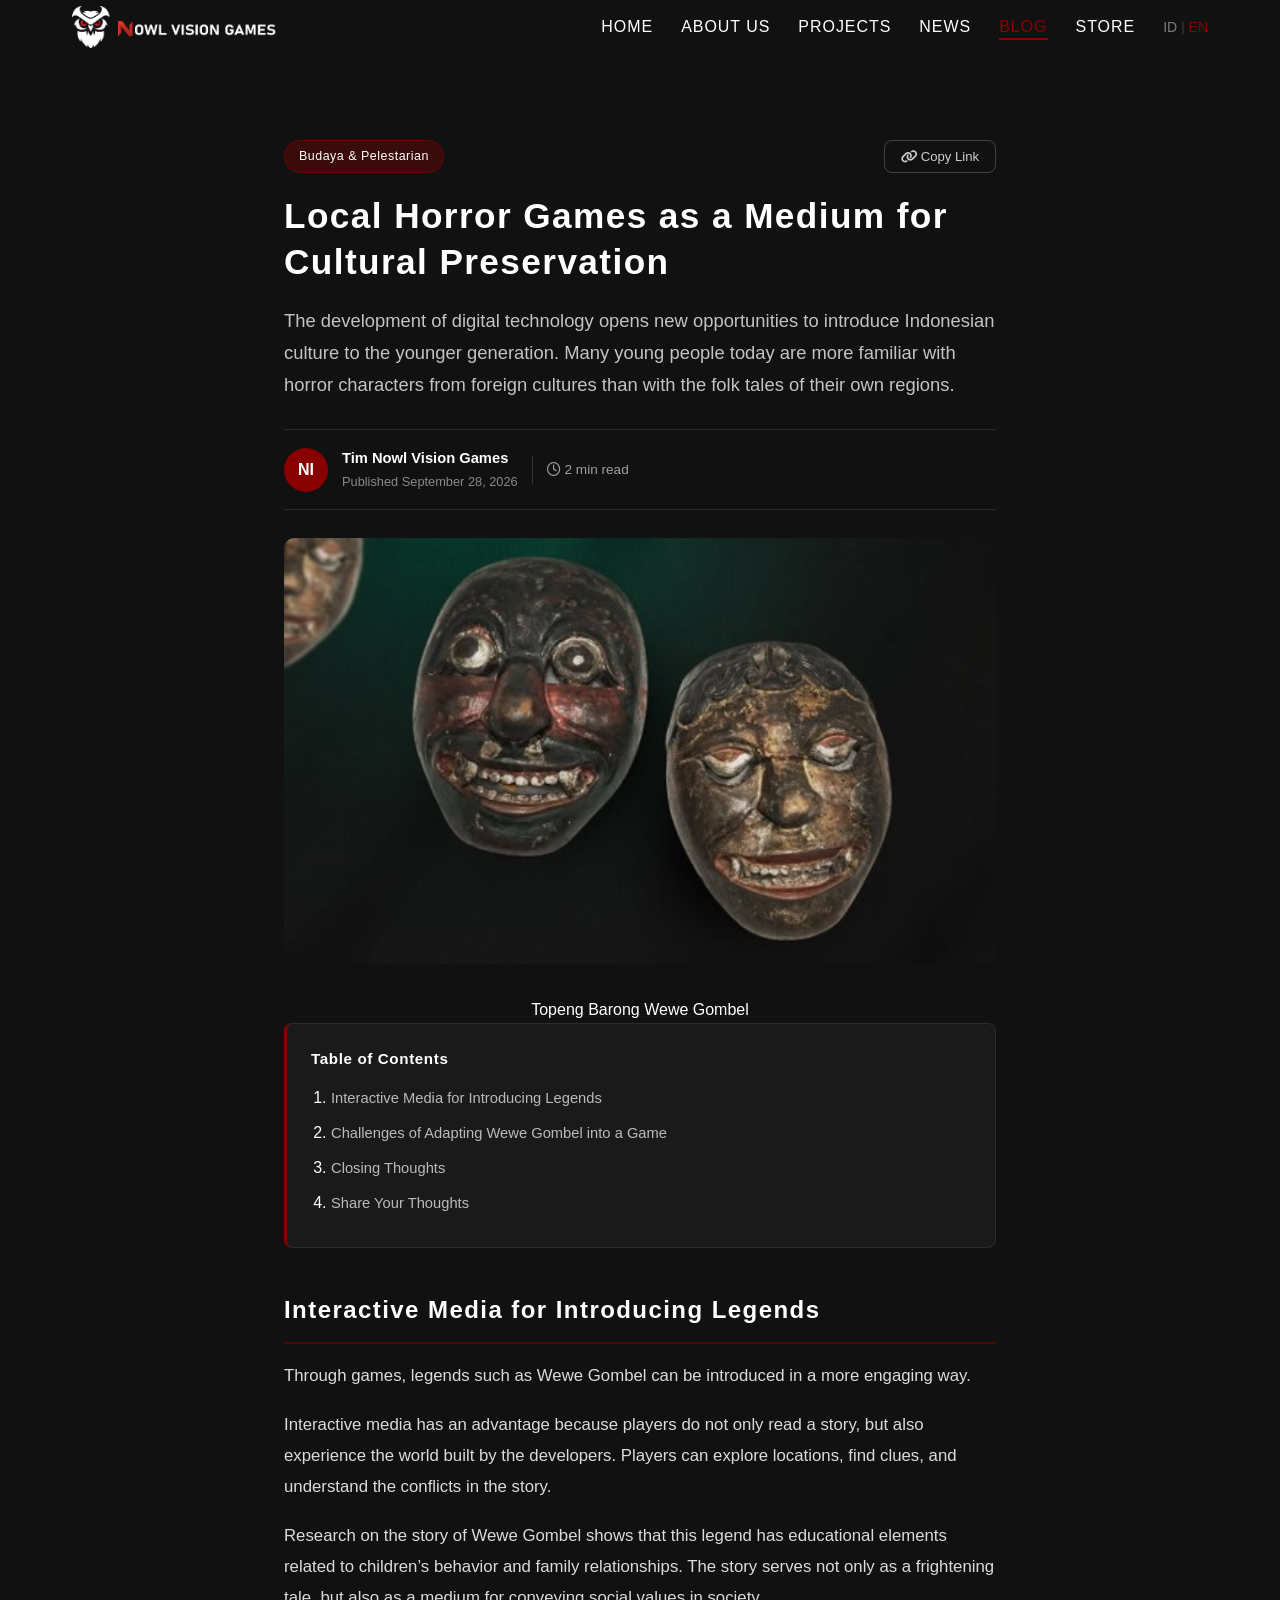
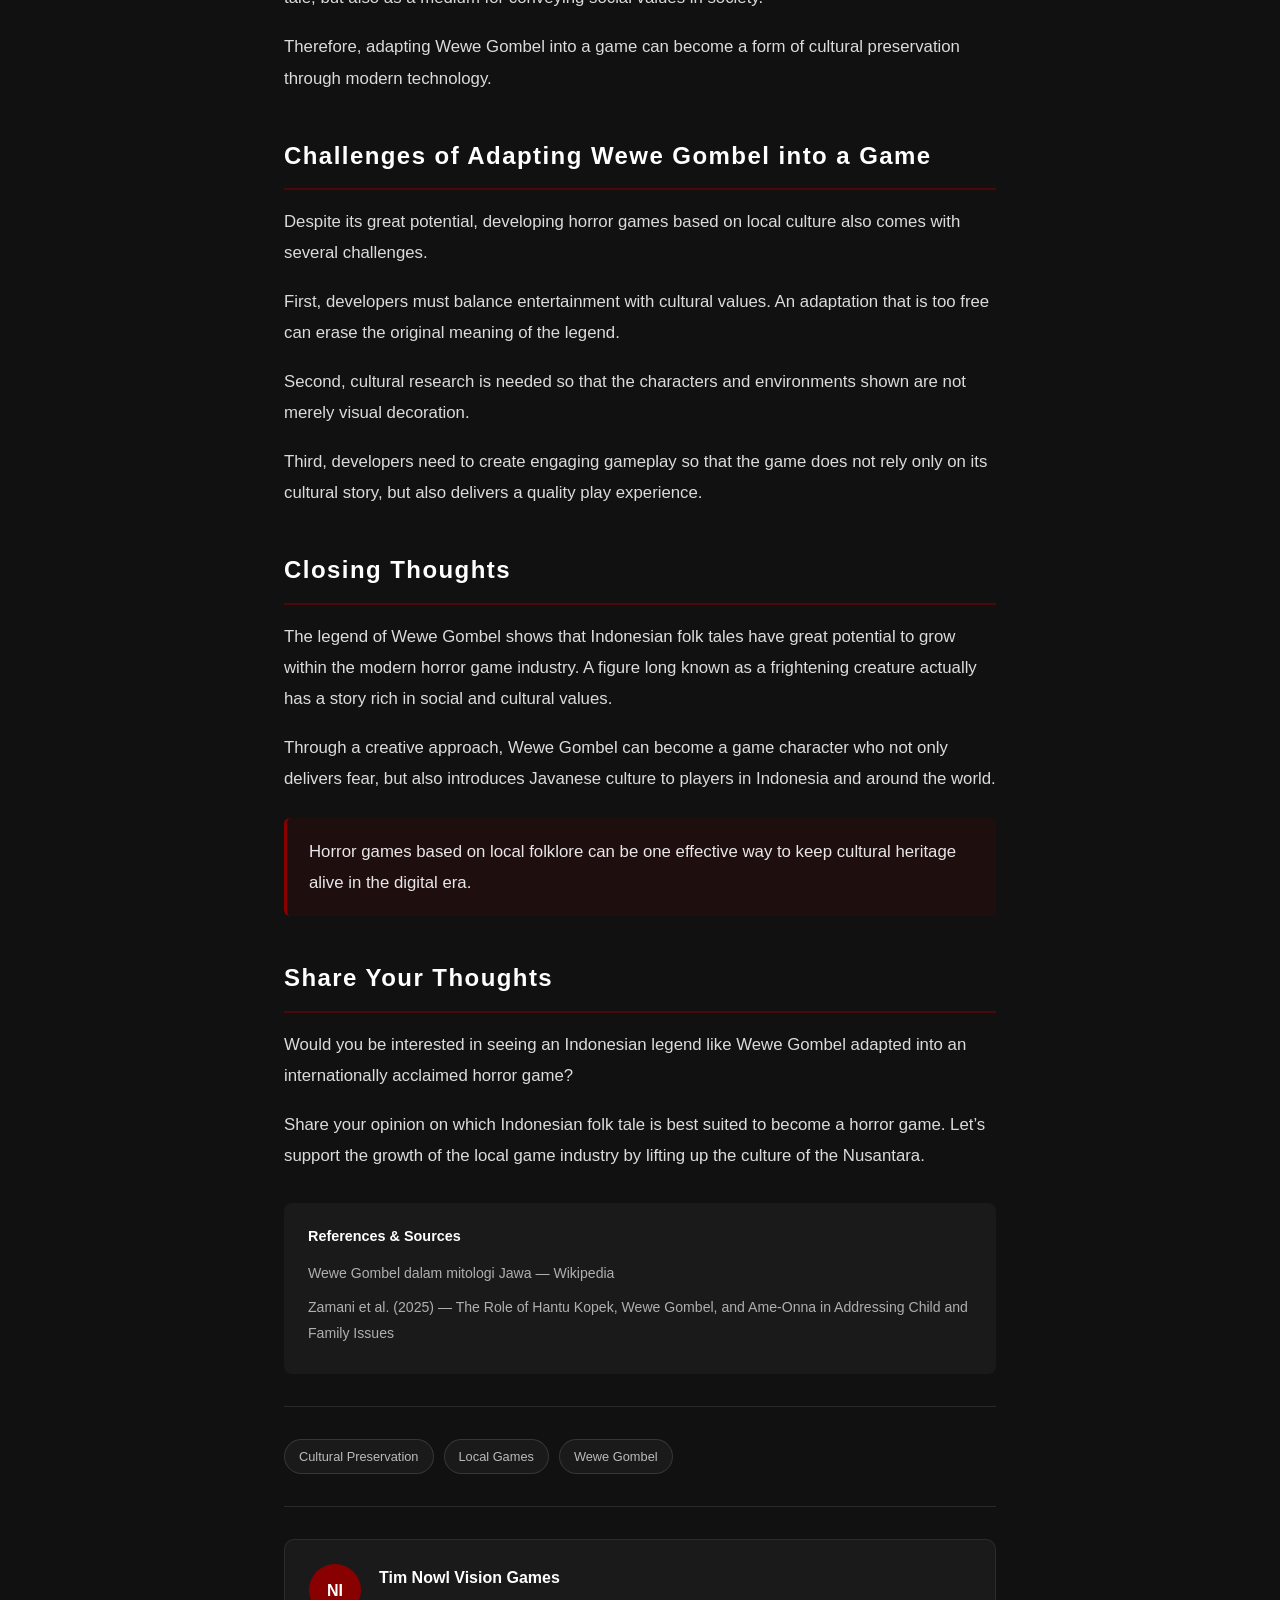
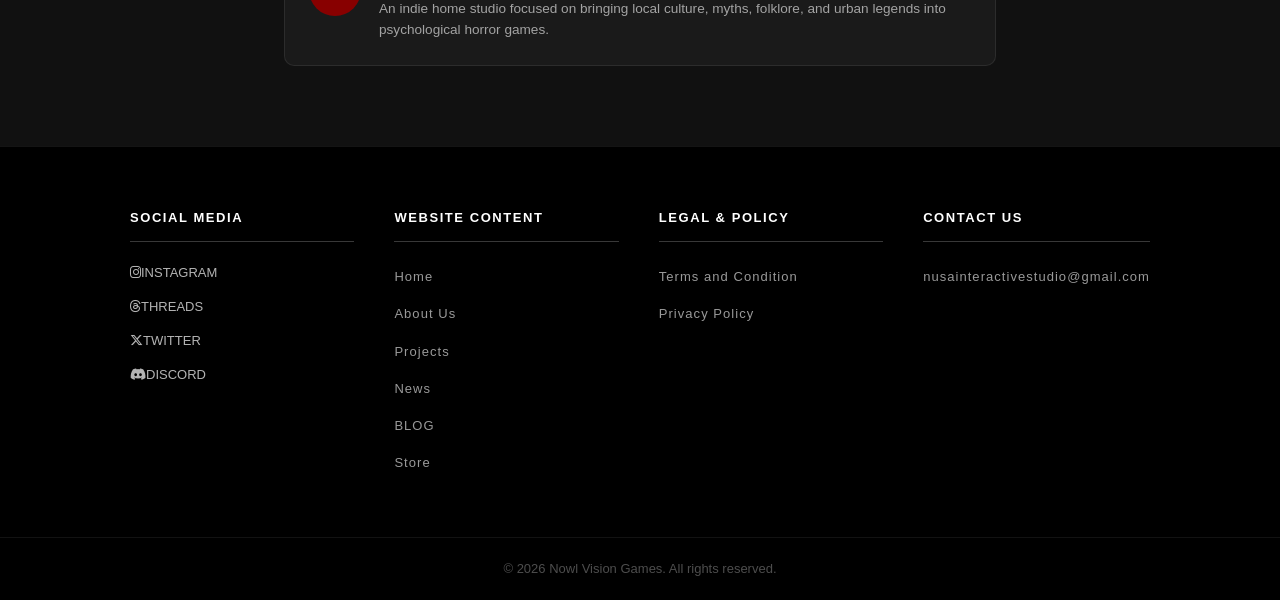
<file: blog_3.html>
<!DOCTYPE html>
<html lang="id">
<head>
  <meta charset="UTF-8">
  <meta name="viewport" content="width=device-width, initial-scale=1.0">
  <title>Game Horor Lokal sebagai Media Pelestarian Budaya — Nowl Vision Games</title>
  <meta name="description" content="Game horor berbasis folklor bisa menjadi cara efektif menjaga warisan budaya tetap hidup di era digital. Simak peluang dan tantangannya.">
  <meta name="keywords" content="pelestarian budaya, game horor lokal, Wewe Gombel, folklor Indonesia, Nowl Vision Games">
  <meta name="robots" content="index, follow">
  <meta name="author" content="Nowl Vision Games">
  <link rel="canonical" href="https://nusainteractivestudio.com/blog_3.html">

  <!-- Open Graph -->
  <meta property="og:type" content="article">
  <meta property="og:site_name" content="Nowl Vision Games">
  <meta property="og:title" content="Game Horor Lokal sebagai Media Pelestarian Budaya">
  <meta property="og:description" content="Game horor berbasis folklor bisa menjadi cara efektif menjaga warisan budaya tetap hidup di era digital. Simak peluang dan tantangannya.">
  <meta property="og:url" content="https://nusainteractivestudio.com/blog_3.html">
  <meta property="og:image" content="https://nusainteractivestudio.com/assets/image/Topeng_Barong_Wewe_Gombel.png">
  <meta property="og:locale" content="id_ID">
  <meta property="article:published_time" content="2026-09-29">
  <meta property="article:author" content="Nowl Vision Games">
  <meta property="article:section" content="Budaya &amp; Pelestarian">

  <!-- Twitter Card -->
  <meta name="twitter:card" content="summary_large_image">
  <meta name="twitter:title" content="Game Horor Lokal sebagai Media Pelestarian Budaya">
  <meta name="twitter:description" content="Game horor berbasis folklor bisa menjadi cara efektif menjaga warisan budaya tetap hidup di era digital. Simak peluang dan tantangannya.">
  <meta name="twitter:image" content="https://nusainteractivestudio.com/assets/image/Topeng_Barong_Wewe_Gombel.png">

  <link rel="icon" type="image/x-icon" href="assets/favicon/favicon.ico">
  <link rel="stylesheet" href="css/global.css">
  <link rel="stylesheet" href="css/blog.css">
  <link rel="stylesheet" href="https://cdnjs.cloudflare.com/ajax/libs/font-awesome/6.5.1/css/all.min.css">

  <!-- Structured Data -->
  <script type="application/ld+json">
  {
    "@context": "https://schema.org",
    "@type": "BlogPosting",
    "headline": "Game Horor Lokal sebagai Media Pelestarian Budaya",
    "description": "Game horor berbasis folklor bisa menjadi cara efektif menjaga warisan budaya tetap hidup di era digital. Simak peluang dan tantangannya.",
    "image": "https://nusainteractivestudio.com/assets/image/Topeng_Barong_Wewe_Gombel.png",
    "datePublished": "2026-09-29",
    "dateModified": "2026-09-29",
    "inLanguage": "id",
    "author": { "@type": "Organization", "name": "Nowl Vision Games" },
    "publisher": {
      "@type": "Organization",
      "name": "Nowl Vision Games",
      "logo": { "@type": "ImageObject", "url": "https://nusainteractivestudio.com/assets/logo/Company_Logo.png" }
    },
    "mainEntityOfPage": { "@type": "WebPage", "@id": "https://nusainteractivestudio.com/blog_3.html" }
  }
  </script>
  <script type="application/ld+json">
  {
    "@context": "https://schema.org",
    "@type": "BreadcrumbList",
    "itemListElement": [
      { "@type": "ListItem", "position": 1, "name": "Home", "item": "https://nusainteractivestudio.com/" },
      { "@type": "ListItem", "position": 2, "name": "Blog", "item": "https://nusainteractivestudio.com/blog.html" },
      { "@type": "ListItem", "position": 3, "name": "Game Horor Lokal sebagai Media Pelestarian Budaya", "item": "https://nusainteractivestudio.com/blog_3.html" }
    ]
  }
  </script>
</head>
<body>

<div class="read-progress" id="readProgress"></div>

<nav class="nis-navbar">
  <div class="nav-inner">
    <a href="index.html" class="nav-logo">
      <img src="assets/logo/Company_Logo_Only.png" alt="Nowl Vision Games" class="logo-img">
    </a>
    <ul class="nav-menu" id="navMenu">
      <li><a href="index.html" class="nav-link" data-t="nav-home">Home</a></li>
      <li><a href="about.html" class="nav-link" data-t="nav-about">About Us</a></li>
      <li><a href="projects.html" class="nav-link" data-t="nav-projects">Projects</a></li>
      <li><a href="news.html" class="nav-link" data-t="nav-news">News</a></li>
      <li><a href="blog.html" class="nav-link active" data-t="nav-blog">Blog</a></li>
      <li><a href="store.html" class="nav-link" data-t="nav-store">Store</a></li>
      <li class="lang-toggle">
        <button class="lang-btn active" data-lang="id">ID</button>
        <span class="lang-sep">|</span>
        <button class="lang-btn" data-lang="en">EN</button>
      </li>
    </ul>
    <button class="nav-hamburger" id="navHamburger" aria-label="Menu">
      <span></span><span></span><span></span>
    </button>
  </div>
</nav>

<main class="article-main">
  <div class="article-wrap">

    <div class="article-top">
      <span class="tag tag-red">Budaya &amp; Pelestarian</span>
      <div class="share-group">
        <button class="share-btn" onclick="copyLink()"><i class="fa-solid fa-link"></i> <span data-t="blog3-copy-link">Salin Link</span></button>
      </div>
    </div>

    <h1 class="article-title" data-t="blog3-title">Game Horor Lokal sebagai Media Pelestarian Budaya</h1>

    <p class="article-lead" data-t="blog3-lead">
      Perkembangan teknologi digital membuka peluang baru untuk memperkenalkan budaya Indonesia kepada generasi muda. Banyak anak muda saat ini lebih mengenal karakter horor dari budaya asing dibandingkan cerita rakyat daerah sendiri.
    </p>

    <div class="article-meta">
      <div class="author-avatar">NI</div>
      <div class="author-info">
        <div class="author-name">Tim Nowl Vision Games</div>
        <div class="article-date" data-t="blog3-date">Diperbarui 29 September 2026</div>
      </div>
      <div class="meta-divider"></div>
      <div class="read-time"><i class="fa-regular fa-clock"></i> <span data-t="blog3-read-time">3 menit baca</span></div>
    </div>

    <figure class="article-figure">
        <img src="assets/image/Picture6.png" alt="Topeng Barong Wewe Gombel" class="article-hero">
        <figcaption><a href="https://sonobudoyo.jogjaprov.go.id/en/tulisan/read/dari-mitos-ke-panggung-tari-jejak-wewe-gombel-dalam-tradisi-barongan-jawa" target="_blank" rel="noopener">Topeng Barong Wewe Gombel</a></figcaption>
      </figure>

    <div class="toc">
      <div class="toc-title" data-t="blog3-toc-title">Daftar Isi</div>
      <ol>
        <li><a href="#interactive" data-t="blog3-h-1">Media Interaktif untuk Mengenalkan Legenda</a></li>
        <li><a href="#challenges" data-t="blog3-h-2">Tantangan Mengadaptasi Wewe Gombel dalam Game</a></li>
        <li><a href="#closing" data-t="blog3-h-3">Penutup</a></li>
        <li><a href="#cta" data-t="blog3-h-4">Bagikan Pendapatmu</a></li>
      </ol>
    </div>

    <div class="article-content">
      <h2 id="interactive" data-t="blog3-h-1">Media Interaktif untuk Mengenalkan Legenda</h2>

      <p data-t="blog3-p1-1">
        Melalui game, legenda seperti Wewe Gombel dapat diperkenalkan dengan cara yang lebih menarik.
      </p>

      <p data-t="blog3-p1-2">
        Media interaktif memiliki keunggulan karena pemain tidak hanya membaca cerita, tetapi ikut mengalami dunia yang dibangun oleh pengembang. Pemain dapat mengeksplorasi lokasi, menemukan petunjuk, dan memahami konflik dalam cerita.
      </p>

      <p data-t="blog3-p1-3">
        Penelitian mengenai cerita Wewe Gombel menunjukkan bahwa legenda ini memiliki unsur edukatif yang berkaitan dengan perilaku anak dan hubungan keluarga. Cerita tersebut tidak hanya berfungsi sebagai kisah menakutkan, tetapi juga sebagai media penyampaian nilai sosial dalam masyarakat.
      </p>

      <p data-t="blog3-p1-4">
        Karena itu, adaptasi Wewe Gombel dalam game dapat menjadi bentuk pelestarian budaya melalui teknologi modern.
      </p>

      <h2 id="challenges" data-t="blog3-h-2">Tantangan Mengadaptasi Wewe Gombel dalam Game</h2>

      <p data-t="blog3-p2-1">
        Meskipun memiliki potensi besar, pengembangan game horor berbasis budaya lokal juga memiliki beberapa tantangan.
      </p>

      <p data-t="blog3-p2-2">
        Pertama, pengembang harus menjaga keseimbangan antara unsur hiburan dan nilai budaya. Adaptasi yang terlalu bebas dapat menghilangkan makna asli legenda.
      </p>

      <p data-t="blog3-p2-3">
        Kedua, diperlukan riset budaya agar karakter dan lingkungan yang ditampilkan tidak hanya menjadi dekorasi visual.
      </p>

      <p data-t="blog3-p2-4">
        Ketiga, pengembang perlu membuat gameplay yang menarik agar game tidak hanya mengandalkan cerita budaya, tetapi juga memberikan pengalaman bermain yang berkualitas.
      </p>

      <h2 id="closing" data-t="blog3-h-3">Penutup</h2>

      <p data-t="blog3-p3-1">
        Legenda Wewe Gombel menunjukkan bahwa cerita rakyat Indonesia memiliki potensi besar untuk berkembang dalam industri game horor modern. Sosok yang selama ini dikenal sebagai makhluk menakutkan sebenarnya memiliki cerita yang kaya dengan nilai sosial dan budaya.
      </p>

      <p data-t="blog3-p3-2">
        Melalui pendekatan kreatif, Wewe Gombel dapat menjadi karakter game yang tidak hanya memberikan rasa takut, tetapi juga memperkenalkan budaya Jawa kepada pemain Indonesia maupun dunia internasional.
      </p>

      <div class="highlight-box">
        <p data-t="blog3-quote-1">
          Game horor berbasis folklore lokal dapat menjadi salah satu cara efektif untuk menjaga warisan budaya tetap hidup di era digital.
        </p>
      </div>

      <h2 id="cta" data-t="blog3-h-4">Bagikan Pendapatmu</h2>

      <p data-t="blog3-p4-1">
        Apakah Anda tertarik melihat legenda Indonesia seperti Wewe Gombel diadaptasi menjadi game horor berkualitas internasional?
      </p>

      <p data-t="blog3-p4-2">
        Bagikan pendapat Anda tentang cerita rakyat Indonesia yang paling cocok dijadikan game horor. Mari dukung perkembangan industri game lokal dengan mengangkat budaya Nusantara.
      </p>

      <div class="source-strip">
        <div class="source-label" data-t="blog3-sources-label">Referensi dan Sumber</div>
        <ul>
          <li><a href="https://en.wikipedia.org/wiki/Wewe_Gombel" target="_blank" rel="noopener">Wewe Gombel dalam mitologi Jawa — Wikipedia</a></li>
          <li><a href="https://rsisinternational.org/journals/ijriss/articles/supernaturalwarnings-the-role-of-hantu-kopek-wewe-gombel-and-ame-onna-in-addressing-child-andfamily-issues" target="_blank" rel="noopener">Zamani et al. (2025) — The Role of Hantu Kopek, Wewe Gombel, and Ame-Onna in Addressing Child and Family Issues</a></li>
        </ul>
      </div>
    </div>

    <div class="article-divider"></div>

    <div class="article-tags">
      <span class="art-tag" data-t="blog3-tag-1">Pelestarian Budaya</span>
      <span class="art-tag" data-t="blog3-tag-2">Game Lokal</span>
      <span class="art-tag">Wewe Gombel</span>
    </div>

    <div class="article-divider"></div>

    <div class="author-box">
      <div class="author-box-avatar">NI</div>
      <div>
        <div class="author-box-name">Tim Nowl Vision Games</div>
        <div class="author-box-desc" data-t="blog3-author-desc">Studio game indie rumahan yang fokus mengangkat budaya, mitos, cerita rakyat, dan urban legend lokal ke dalam game horor psikologis.</div>
      </div>
    </div>

  </div>
</main>

<footer class="nis-footer">
  <div class="footer-inner">
    <div class="footer-col">
      <h4 class="footer-heading" data-t="foot-social">Social Media</h4>
      <div class="footer-divider"></div>
      <ul class="social-list">
        <li><a href="https://instagram.com/nusainteractivestudio" target="_blank" rel="noopener"><i class="fa-brands fa-instagram social-icon"></i><span>INSTAGRAM</span></a></li>
        <li><a href="https://www.threads.com/@nusainteractivestudio" target="_blank" rel="noopener"><i class="fa-brands fa-threads social-icon"></i><span>THREADS</span></a></li>
        <li><a href="#" target="_blank" rel="noopener"><i class="fa-brands fa-x-twitter social-icon"></i><span>TWITTER</span></a></li>
        <li><a href="https://discord.gg/695zp4NkKe" target="_blank" rel="noopener"><i class="fa-brands fa-discord social-icon"></i><span>DISCORD</span></a></li>
      </ul>
    </div>
    <div class="footer-col">
      <h4 class="footer-heading" data-t="foot-content">Website Content</h4>
      <div class="footer-divider"></div>
      <ul class="footer-links">
        <li><a href="index.html" data-t="nav-home">HOME</a></li>
        <li><a href="about.html" data-t="nav-about">ABOUT US</a></li>
        <li><a href="projects.html" data-t="nav-projects">PROJECTS</a></li>
        <li><a href="news.html" data-t="nav-news">NEWS</a></li>
        <li><a href="blog.html" data-t="nav-blog">BLOG</a></li>
        <li><a href="store.html" data-t="nav-store">STORE</a></li>
      </ul>
    </div>
    <div class="footer-col">
      <h4 class="footer-heading" data-t="foot-legal">Legal &amp; Policy</h4>
      <div class="footer-divider"></div>
      <ul class="footer-links">
        <li><a href="terms_and_condition.html" data-t="foot-terms">TERMS AND CONDITION</a></li>
        <li><a href="privacy_and_policy.html" data-t="foot-privacy">PRIVACY POLICY</a></li>
      </ul>
    </div>
    <div class="footer-col">
      <h4 class="footer-heading" data-t="foot-games">Contact Us</h4>
      <div class="footer-divider"></div>
      <ul class="footer-links">
        <li><a class="inline-link" href="mailto:nusainteractivestudio@gmail.com">nusainteractivestudio@gmail.com</a></li>
      </ul>
    </div>
  </div>
  <div class="footer-bottom">
    <p>&copy; 2026 Nowl Vision Games. All rights reserved.</p>
  </div>
</footer>

<script src="js/global.js"></script>
<script src="js/blog.js"></script>
</body>
</html>
</file>
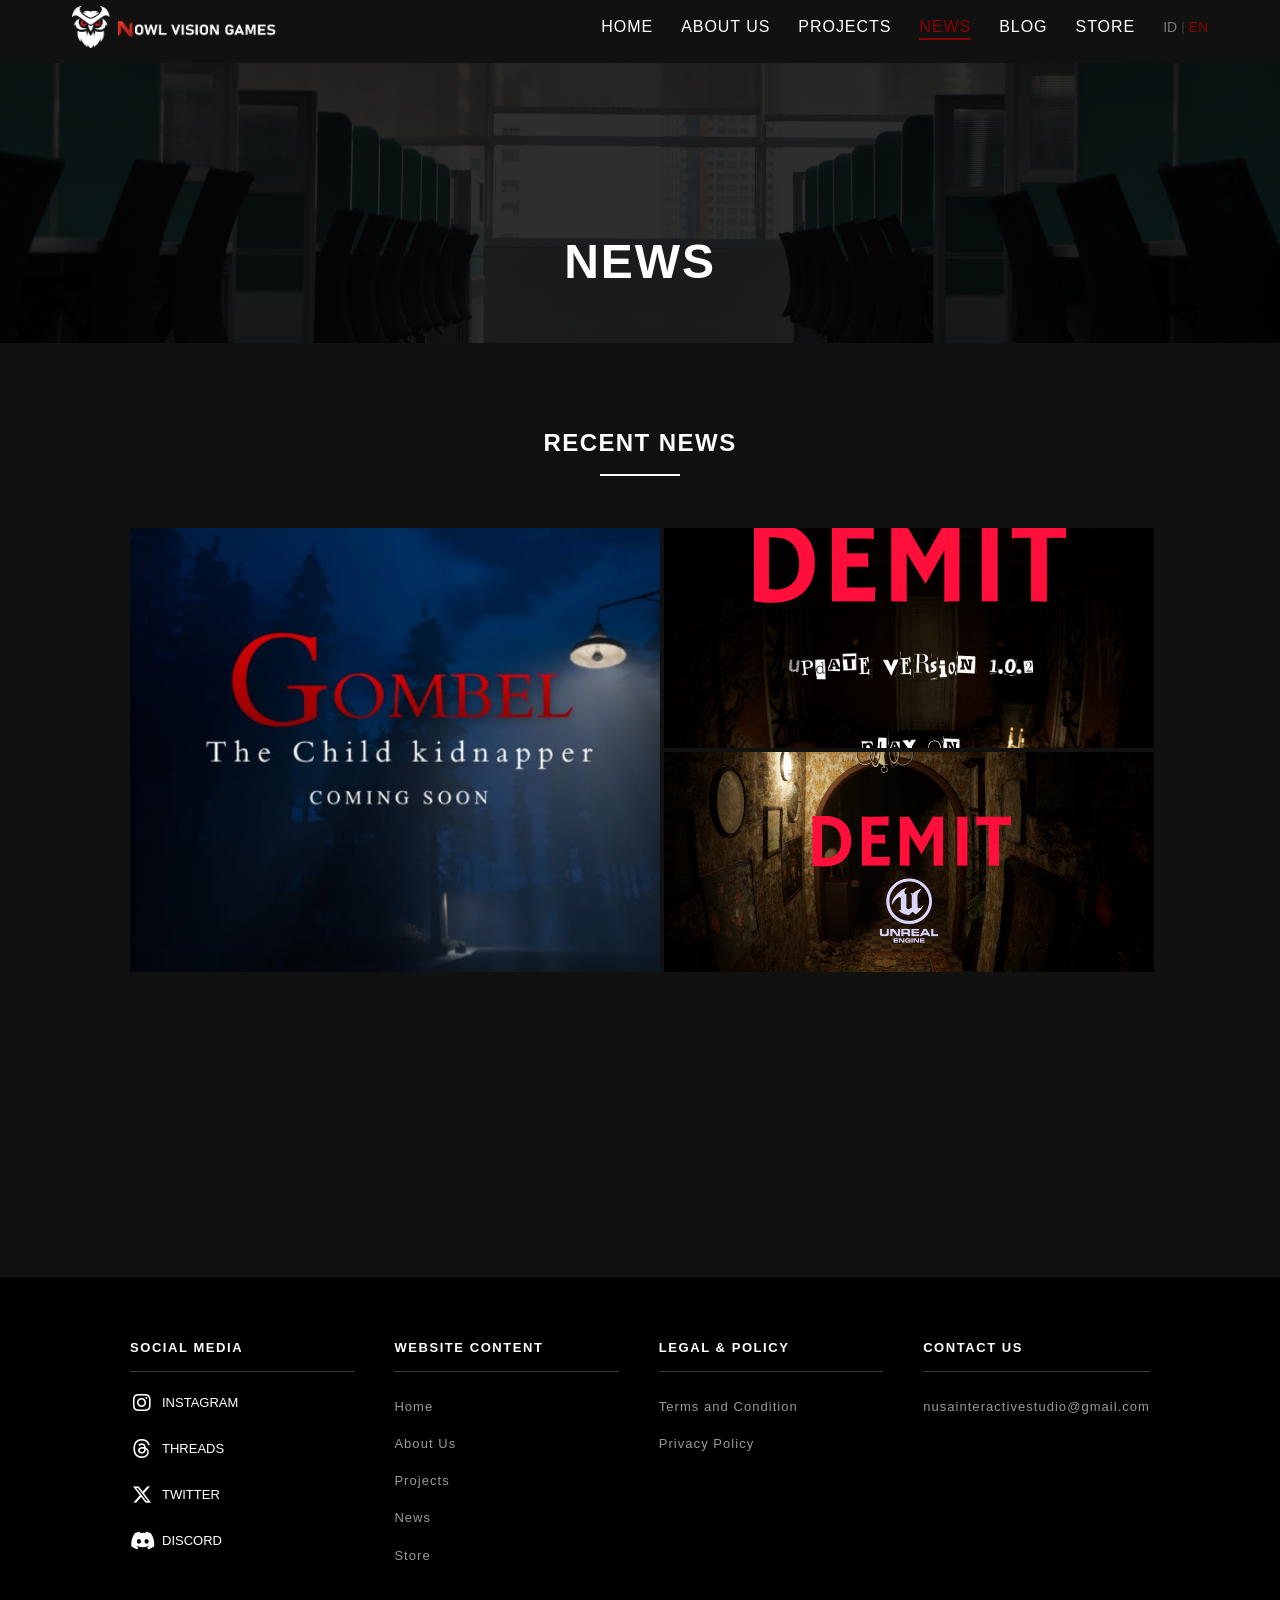
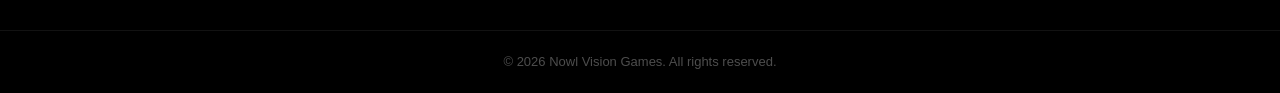
<file: news.html>
<!DOCTYPE html>
<html lang="en">
<head>
  <meta charset="UTF-8">
  <meta name="viewport" content="width=device-width, initial-scale=1.0">
  <title>News — Nowl Vision Games</title>
  <meta name="description" content="Update terbaru dari Nowl Vision Games: rilis game, update DEMIT, dan proyek horor mendatang dari studio game indie Indonesia.">
  <meta name="keywords" content="berita Nowl Vision Games, update DEMIT, rilis game horor Indonesia, news game indie">
  <meta name="robots" content="index, follow">
  <link rel="canonical" href="https://nusainteractivestudio.com/news.html">

  <meta property="og:type" content="website">
  <meta property="og:site_name" content="Nowl Vision Games">
  <meta property="og:title" content="News — Nowl Vision Games">
  <meta property="og:description" content="Ikuti berita dan update terbaru seputar game-game Nowl Vision Games.">
  <meta property="og:url" content="https://nusainteractivestudio.com/news.html">
  <meta property="og:image" content="https://nusainteractivestudio.com/assets/logo/Main_Logo.png">
  <meta property="og:locale" content="id_ID">

  <meta name="twitter:card" content="summary_large_image">
  <meta name="twitter:title" content="News — Nowl Vision Games">
  <meta name="twitter:description" content="Ikuti berita dan update terbaru seputar game-game Nowl Vision Games.">
  <meta name="twitter:image" content="https://nusainteractivestudio.com/assets/logo/Main_Logo.png">

  <link rel="icon" type="image/x-icon" href="assets/favicon/favicon.ico">
  <link rel="icon" type="image/png" sizes="32x32" href="assets/favicon/favicon-32x32.png">
  <link rel="icon" type="image/png" sizes="16x16" href="assets/favicon/favicon-16x16.png">
  <link rel="apple-touch-icon" sizes="180x180" href="assets/favicon/apple-touch-icon.png">
  <link rel="manifest" href="site.webmanifest">

  <link rel="stylesheet" href="css/global.css">
  <link rel="stylesheet" href="css/news.css">
  <link rel="stylesheet" href="https://cdnjs.cloudflare.com/ajax/libs/font-awesome/6.5.1/css/all.min.css">
</head>
<body>

<nav class="nis-navbar">
  <div class="nav-inner">
    <a href="index.html" class="nav-logo">
      <img src="assets/logo/Company_Logo_Only.png" alt="Nowl Vision Games" class="logo-img">
    </a>
    <ul class="nav-menu" id="navMenu">
      <li><a href="index.html" class="nav-link" data-t="nav-home">Home</a></li>
      <li><a href="about.html" class="nav-link" data-t="nav-about">About Us</a></li>
      <li><a href="projects.html" class="nav-link" data-t="nav-projects">Projects</a></li>
      <li><a href="news.html" class="nav-link active" data-t="nav-news">News</a></li>
      <li><a href="blog.html" class ="nav-link" data-t="nav-blog">Blog</a></li>
      <li><a href="store.html" class="nav-link" data-t="nav-store">Store</a></li>
      <li class="lang-toggle">
        <button class="lang-btn active" data-lang="id">ID</button>
        <span class="lang-sep">|</span>
        <button class="lang-btn" data-lang="en">EN</button>
      </li>
    </ul>
    <button class="nav-hamburger" id="navHamburger" aria-label="Menu">
      <span></span><span></span><span></span>
    </button>
  </div>
</nav>

<div class="page-hero">
  <img src="assets/image/Header.png?v=20260908" alt="" class="hero-bg-img">
  <div class="page-hero-overlay"></div>
  <div class="page-hero-text"><h1 class="page-hero-title" data-t="nav-news">News</h1></div>
</div>

<section class="section news-list-section">
  <div class="container">
    <h2 class="section-title" data-t="sec-recent">Recent News</h2>
    <div class="section-underline"></div>
    <div class="news-bento">
      <a href="#" class="news-bento-card card-left-tall">
        <img src="assets/image/News_3.png" alt="News 1">
        <div class="news-hover-overlay"><span class="news-date">21 Des 2025</span><h3>Upcoming Game</h3><p>Upcoming games to be released in 2027</p></div>
      </a>
      <a href="#" class="news-bento-card card-right-top">
        <img src="assets/image/Update.png" alt="News 2">
        <div class="news-hover-overlay"><span class="news-date"> 1 July 2024</span><h3>Game Update v1.0.2</h3><p>DEMIT Update 1.0.2 is OUT NOW! </p></div>
      </a>
      <a href="#" class="news-bento-card card-right-bot">
        <img src="assets/image/News_1.png" alt="News 3">
        <div class="news-hover-overlay"><span class="news-date">7 Jun 2024</span><h3>Release Game</h3><p>Demit officialy release on june 07, 2024</p></div>
      </a>
    </div>
  </div>
</section>

<footer class="nis-footer">
  <div class="footer-inner">
    <div class="footer-col">
      <h4 class="footer-heading" data-t="foot-social">Social Media</h4>
      <div class="footer-divider"></div>
      <ul class="social-list">
        <li>
          <a href="https://instagram.com/nusainteractivestudio" target="_blank" rel="noopener">
            <i class="fa-brands fa-instagram social-icon"></i>
            <span>INSTAGRAM</span>
          </a>
        </li>
        <li>
          <a href="https://www.threads.com/@nusainteractivestudio" target="_blank" rel="noopener" aria-label="Threads">
            <i class="fa-brands fa-threads social-icon"></i>
            <span>THREADS</span>
          </a>
        </li>
        <li>
          <a href="#" target="_blank" rel="noopener" aria-label="X / Twitter">
            <i class="fa-brands fa-x-twitter social-icon"></i>
            <span>TWITTER</span>
          </a>
        </li>
        <li>
          <a href="https://discord.gg/695zp4NkKe" target="_blank" rel="noopener" aria-label="Discord">
            <i class="fa-brands fa-discord social-icon"></i>
            <span>DISCORD</span>
          </a>
        </li>
      </ul>
    </div>
    <div class="footer-col">
      <h4 class="footer-heading" data-t="foot-content">Website Content</h4>
      <div class="footer-divider"></div>
      <ul class="footer-links">
        <li><a href="index.html"    data-t="nav-home">HOME</a></li>
        <li><a href="about.html"    data-t="nav-about">ABOUT US</a></li>
        <li><a href="projects.html" data-t="nav-projects">PROJECTS</a></li>
        <li><a href="news.html"     data-t="nav-news">NEWS</a></li>
        <li><a href="store.html" data-t="nav-store">STORE</a></li>
      </ul>
    </div>
    <div class="footer-col">
      <h4 class="footer-heading" data-t="foot-legal">Legal &amp; Policy</h4>
      <div class="footer-divider"></div>
      <ul class="footer-links">
        <li><a href="terms_and_condition.html" data-t="foot-terms">TERMS AND CONDITION</a></li>
        <li><a href="privacy_and_policy.html" data-t="foot-privacy">PRIVACY POLICY</a></li>
      </ul>
    </div>
    <div class="footer-col">
      <h4 class="footer-heading" data-t="foot-games">Contact Us</h4>
      <div class="footer-divider"></div>
      <ul class="footer-links">
        <li><a class="inline-link" href="mailto:nusainteractivestudio@gmail.com">nusainteractivestudio@gmail.com</a></li>
      </ul>
    </div>
  </div>
  <div class="footer-bottom">
    <p>&copy; 2026 Nowl Vision Games. All rights reserved.</p>
  </div>
</footer>

<script src="js/global.js"></script>
<script src="js/news.js"></script>
</body>
</html>
</file>
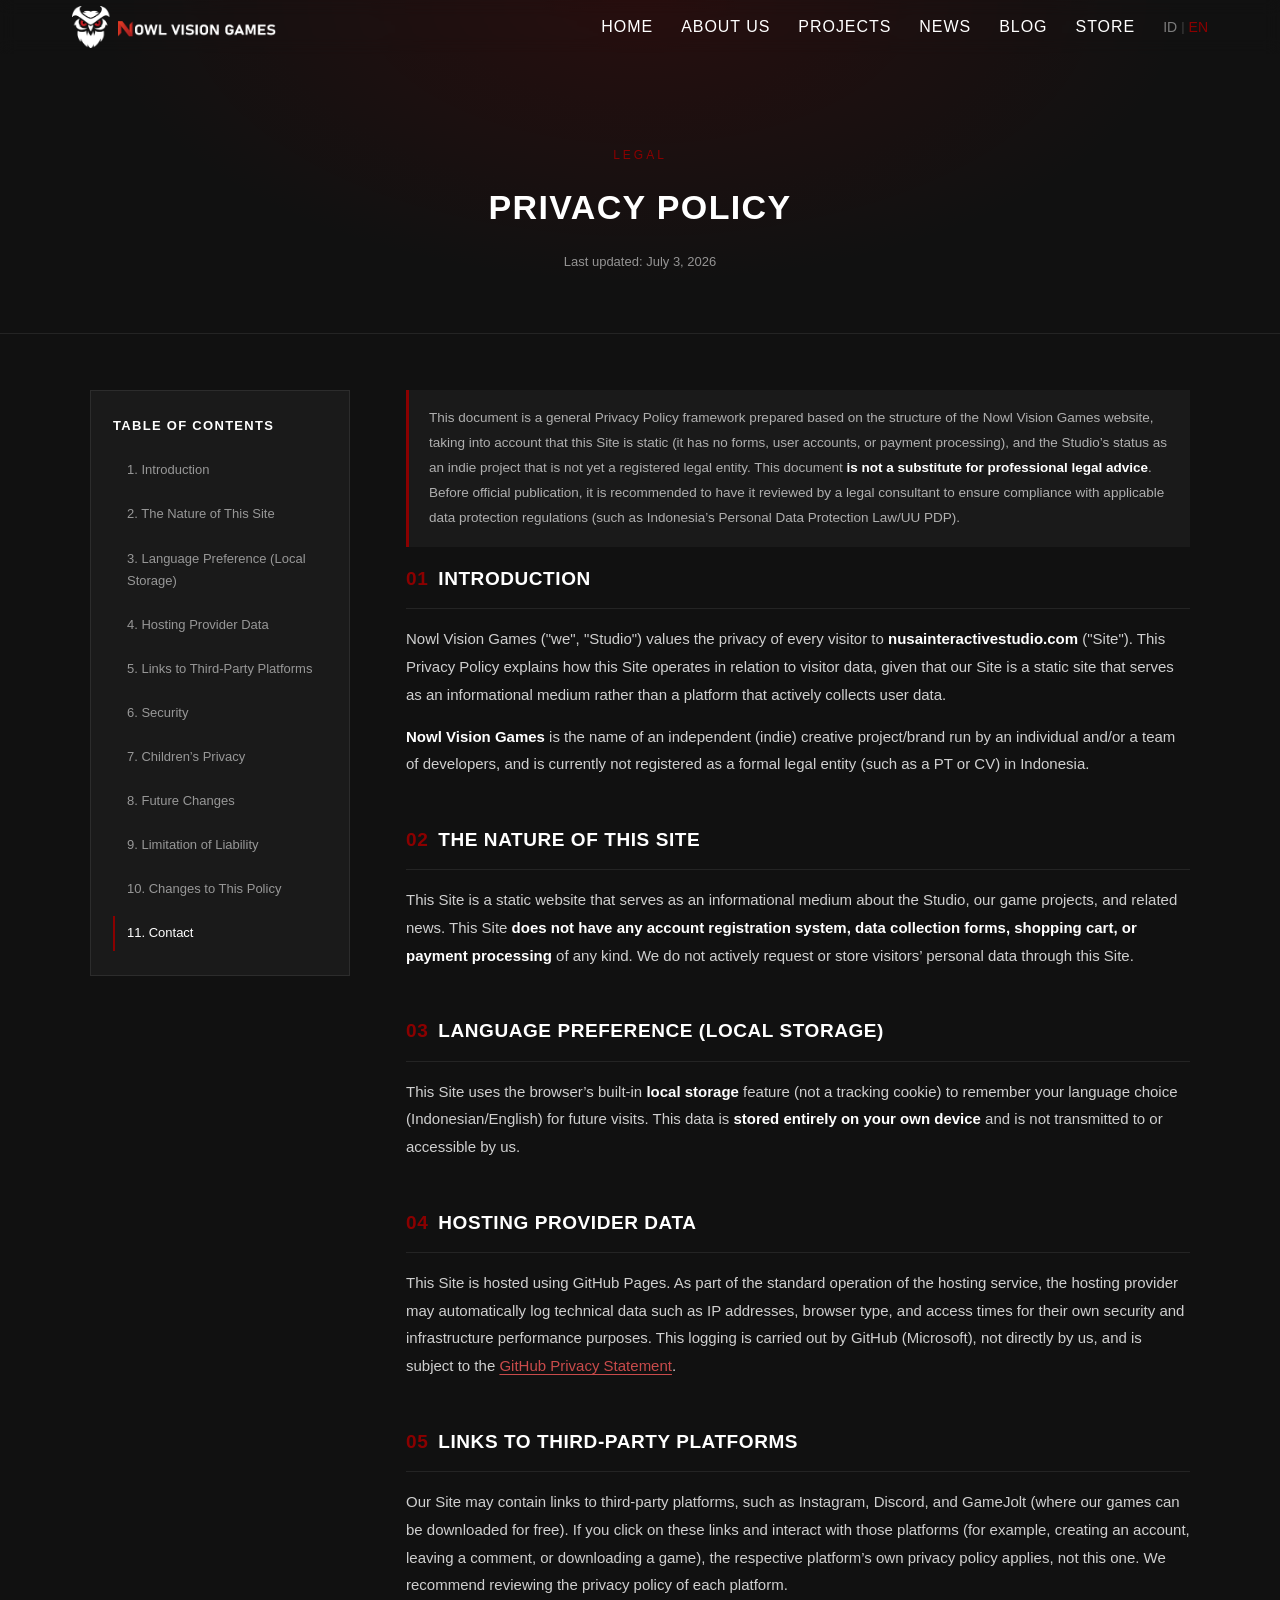
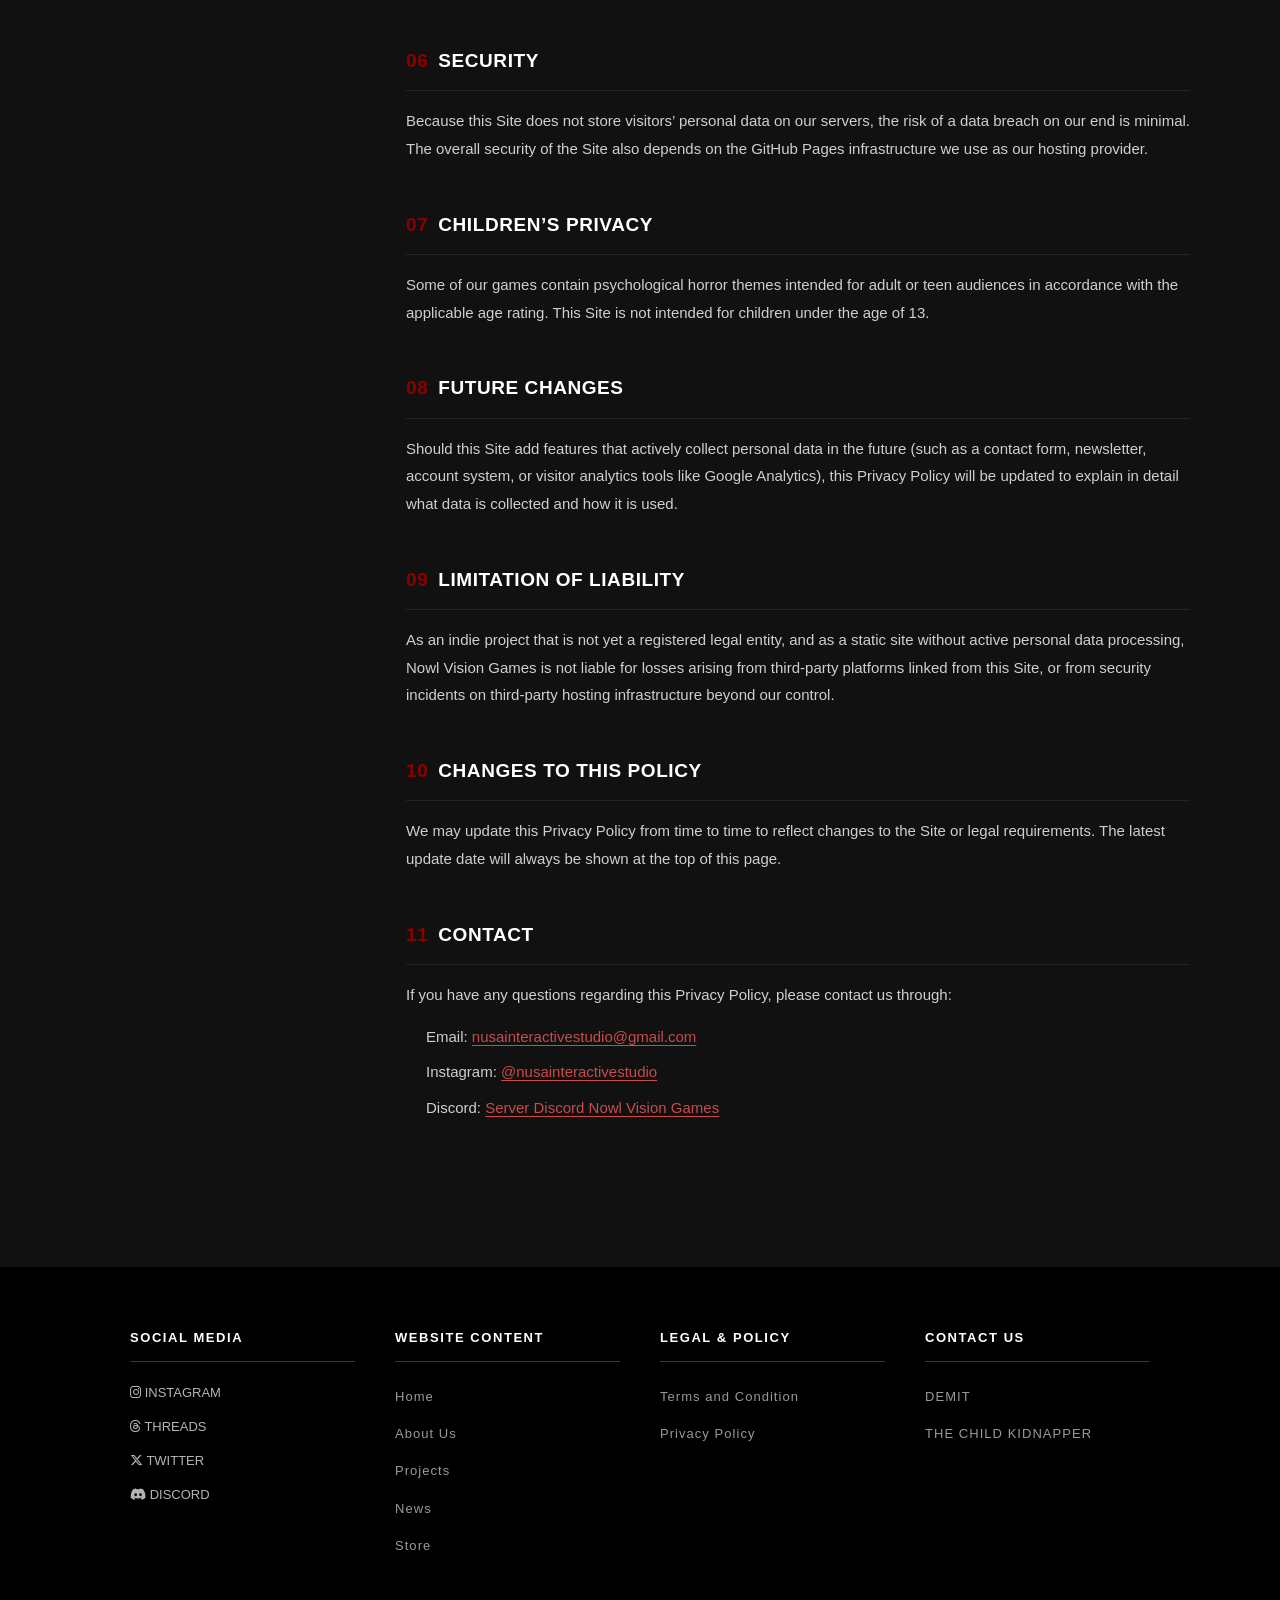
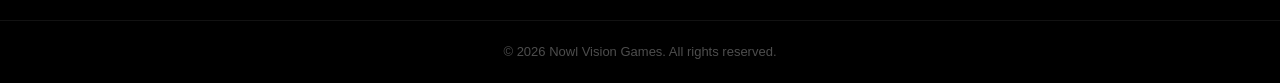
<file: privacy_and_policy.html>
<!DOCTYPE html>
<html lang="en">
<head>
  <meta charset="UTF-8">
  <meta name="viewport" content="width=device-width, initial-scale=1.0">
  <title>Kebijakan Privasi — Nowl Vision Games</title>
  <meta name="description" content="Kebijakan Privasi situs statis Nowl Vision Games.">
  <meta name="robots" content="index, follow">
  <meta name="author" content="Nowl Vision Games">
  <link rel="canonical" href="https://nusainteractivestudio.com/privacy_and_policy.html">

  <!-- Open Graph -->
  <meta property="og:type" content="website">
  <meta property="og:site_name" content="Nowl Vision Games">
  <meta property="og:title" content="Kebijakan Privasi — Nowl Vision Games">
  <meta property="og:description" content="Kebijakan Privasi situs statis Nowl Vision Games.">
  <meta property="og:url" content="https://nusainteractivestudio.com/privacy_and_policy.html">
  <meta property="og:image" content="https://nusainteractivestudio.com/assets/logo/Main_Logo.png">
  <meta property="og:locale" content="id_ID">

  <!-- Twitter Card -->
  <meta name="twitter:card" content="summary_large_image">
  <meta name="twitter:title" content="Kebijakan Privasi — Nowl Vision Games">
  <meta name="twitter:description" content="Kebijakan Privasi situs statis Nowl Vision Games.">
  <meta name="twitter:image" content="https://nusainteractivestudio.com/assets/logo/Main_Logo.png">

  <!-- Favicons -->
  <link rel="icon" type="image/x-icon" href="assets/favicon/favicon.ico">
  <link rel="icon" type="image/png" sizes="32x32" href="assets/favicon/favicon-32x32.png">
  <link rel="icon" type="image/png" sizes="16x16" href="assets/favicon/favicon-16x16.png">
  <link rel="apple-touch-icon" sizes="180x180" href="assets/favicon/apple-touch-icon.png">
  <link rel="manifest" href="site.webmanifest">

  <link rel="stylesheet" href="css/global.css">
  <link rel="stylesheet" href="css/privacy-policy.css">
  <link rel="stylesheet" href="https://cdnjs.cloudflare.com/ajax/libs/font-awesome/6.5.1/css/all.min.css">
</head>
<body>

<nav class="nis-navbar">
  <div class="nav-inner">
    <a href="index.html" class="nav-logo">
      <img src="assets/logo/Company_Logo_Only.png" alt="Nowl Vision Games" class="logo-img">
    </a>
    <ul class="nav-menu" id="navMenu">
      <li><a href="index.html" class="nav-link" data-t="nav-home">Home</a></li>
      <li><a href="about.html" class="nav-link" data-t="nav-about">About Us</a></li>
      <li><a href="projects.html" class="nav-link" data-t="nav-projects">Projects</a></li>
      <li><a href="news.html" class="nav-link" data-t="nav-news">News</a></li>
      <li><a href="blog.html" class ="nav-link" data-t="nav-blog">Blog</a></li>
      <li><a href="store.html" class="nav-link" data-t="nav-store">Store</a></li>
      <li class="lang-toggle">
        <button class="lang-btn active" data-lang="id">ID</button>
        <span class="lang-sep">|</span>
        <button class="lang-btn" data-lang="en">EN</button>
      </li>
    </ul>
    <button class="nav-hamburger" id="navHamburger" aria-label="Menu">
      <span></span><span></span><span></span>
    </button>
  </div>
</nav>

<!-- LEGAL HERO -->
<header class="legal-hero">
  <span class="legal-eyebrow">Legal</span>
  <h1 data-t="privacy-hero-title">Kebijakan Privasi</h1>
  <p class="legal-updated"><span data-t="legal-updated-label">Terakhir diperbarui:</span> <span data-t="legal-updated-date">3 Juli 2026</span></p>
</header>

<!-- LEGAL BODY -->
<section class="legal-body">
  <div class="legal-wrapper">

    <!-- TOC -->
    <aside class="legal-toc">
      <h4 data-t="legal-toc-title">Daftar Isi</h4>
      <ul>
        <li><a href="#pendahuluan" data-t="privacy-toc-01">1. Pendahuluan</a></li>
        <li><a href="#sifat-situs" data-t="privacy-toc-02">2. Sifat Situs Ini</a></li>
        <li><a href="#local-storage" data-t="privacy-toc-03">3. Preferensi Bahasa (Local Storage)</a></li>
        <li><a href="#data-hosting" data-t="privacy-toc-04">4. Data dari Penyedia Hosting</a></li>
        <li><a href="#tautan-pihak-ketiga" data-t="privacy-toc-05">5. Tautan ke Platform Pihak Ketiga</a></li>
        <li><a href="#keamanan" data-t="privacy-toc-06">6. Keamanan</a></li>
        <li><a href="#privasi-anak" data-t="privacy-toc-07">7. Privasi Anak</a></li>
        <li><a href="#perubahan-masa-depan" data-t="privacy-toc-08">8. Perubahan di Masa Depan</a></li>
        <li><a href="#batasan-tanggung-jawab" data-t="privacy-toc-09">9. Batasan Tanggung Jawab</a></li>
        <li><a href="#perubahan" data-t="privacy-toc-10">10. Perubahan Kebijakan</a></li>
        <li><a href="#kontak" data-t="privacy-toc-11">11. Kontak</a></li>
      </ul>
    </aside>

    <!-- CONTENT -->
    <article class="legal-content">

      <p class="legal-note" data-t="privacy-note">
        Dokumen ini adalah kerangka umum Kebijakan Privasi yang disusun berdasarkan struktur situs Nowl Vision Games, dengan mempertimbangkan bahwa Situs ini bersifat statis (tidak memiliki sistem formulir, akun pengguna, atau pemrosesan pembayaran), serta status Studio sebagai proyek indie yang belum berbadan hukum resmi.
        Dokumen ini <strong>bukan pengganti nasihat hukum profesional</strong>. Sebelum dipublikasikan secara resmi, disarankan untuk ditinjau oleh konsultan hukum agar sesuai dengan regulasi perlindungan data yang berlaku (misalnya UU PDP di Indonesia).
      </p>

      <section id="pendahuluan">
        <h2><span class="num">01</span><span data-t="privacy-h-01">Pendahuluan</span></h2>
        <p data-t="privacy-p-01-a">Nowl Vision Games ("kami", "Studio") menghargai privasi setiap pengunjung situs <strong>nusainteractivestudio.com</strong> ("Situs"). Kebijakan Privasi ini menjelaskan bagaimana Situs ini beroperasi terkait data pengunjung, mengingat Situs kami adalah situs statis yang berfungsi sebagai media informasi, bukan platform yang mengumpulkan data pengguna secara aktif.</p>
        <p data-t="privacy-p-01-b"><strong>Nowl Vision Games</strong> adalah nama proyek/brand kreatif independen (indie) yang dikelola oleh perorangan dan/atau tim developer, dan saat ini belum berbentuk badan hukum resmi (seperti PT atau CV) di Indonesia.</p>
      </section>

      <section id="sifat-situs">
        <h2><span class="num">02</span><span data-t="privacy-h-02">Sifat Situs Ini</span></h2>
        <p data-t="privacy-p-02">Situs ini merupakan situs statis (static website) yang berfungsi sebagai media informasi mengenai Studio, proyek game, dan berita terkait. Situs ini <strong>tidak memiliki sistem pendaftaran akun, formulir pengumpulan data, keranjang belanja, atau pemrosesan pembayaran</strong> apa pun. Kami tidak secara aktif meminta atau menyimpan data pribadi pengunjung melalui Situs ini.</p>
      </section>

      <section id="local-storage">
        <h2><span class="num">03</span><span data-t="privacy-h-03">Preferensi Bahasa (Local Storage)</span></h2>
        <p data-t="privacy-p-03">Situs ini menggunakan fitur <strong>local storage</strong> bawaan browser (bukan cookie pelacakan) untuk mengingat pilihan bahasa Anda (Indonesia/Inggris) pada kunjungan berikutnya. Data ini <strong>tersimpan sepenuhnya di perangkat Anda sendiri</strong> dan tidak dikirimkan atau dapat diakses oleh kami.</p>
      </section>

      <section id="data-hosting">
        <h2><span class="num">04</span><span data-t="privacy-h-04">Data dari Penyedia Hosting</span></h2>
        <p data-t="privacy-p-04">Situs ini di-hosting menggunakan GitHub Pages. Sebagai bagian dari operasional standar layanan hosting, penyedia hosting dapat secara otomatis mencatat data teknis seperti alamat IP, jenis browser, dan waktu akses untuk keperluan keamanan dan performa infrastruktur mereka. Pencatatan ini dilakukan oleh pihak GitHub (Microsoft), bukan oleh kami secara langsung, dan tunduk pada <a class="inline-link" href="https://docs.github.com/en/site-policy/privacy-policies/github-general-privacy-statement" target="_blank" rel="noopener">Kebijakan Privasi GitHub</a>.</p>
      </section>

      <section id="tautan-pihak-ketiga">
        <h2><span class="num">05</span><span data-t="privacy-h-05">Tautan ke Platform Pihak Ketiga</span></h2>
        <p data-t="privacy-p-05">Situs kami dapat memuat tautan ke platform pihak ketiga, seperti Instagram, Discord, dan GameJolt (tempat game kami dapat diunduh secara gratis). Apabila Anda mengklik tautan tersebut dan berinteraksi dengan platform itu (misalnya membuat akun, memberi komentar, atau mengunduh game), maka kebijakan privasi milik platform tersebut yang berlaku, bukan kebijakan ini. Kami menyarankan Anda membaca kebijakan privasi masing-masing platform tersebut.</p>
      </section>

      <section id="keamanan">
        <h2><span class="num">06</span><span data-t="privacy-h-06">Keamanan</span></h2>
        <p data-t="privacy-p-06">Karena Situs ini tidak menyimpan data pribadi pengunjung di server kami, risiko kebocoran data dari sisi kami sangat minim. Keamanan Situs secara umum juga bergantung pada infrastruktur GitHub Pages yang kami gunakan sebagai penyedia hosting.</p>
      </section>

      <section id="privasi-anak">
        <h2><span class="num">07</span><span data-t="privacy-h-07">Privasi Anak</span></h2>
        <p data-t="privacy-p-07">Beberapa game kami mengandung tema horor psikologis yang ditujukan untuk audiens dewasa atau remaja sesuai rating usia yang berlaku. Situs ini tidak ditujukan untuk anak-anak di bawah usia 13 tahun.</p>
      </section>

      <section id="perubahan-masa-depan">
        <h2><span class="num">08</span><span data-t="privacy-h-08">Perubahan di Masa Depan</span></h2>
        <p data-t="privacy-p-08">Apabila di kemudian hari Situs ini menambahkan fitur yang mengumpulkan data pribadi secara aktif (misalnya formulir kontak, newsletter, sistem akun, atau alat analitik pengunjung seperti Google Analytics), Kebijakan Privasi ini akan diperbarui untuk menjelaskan secara rinci data apa yang dikumpulkan dan bagaimana data tersebut digunakan.</p>
      </section>

      <section id="batasan-tanggung-jawab">
        <h2><span class="num">09</span><span data-t="privacy-h-09">Batasan Tanggung Jawab</span></h2>
        <p data-t="privacy-p-09">Sebagai proyek indie yang belum berbadan hukum resmi, dan sebagai situs statis tanpa pemrosesan data pribadi secara aktif, Nowl Vision Games tidak bertanggung jawab atas kerugian yang timbul dari platform pihak ketiga yang ditautkan dari Situs ini, atau dari insiden keamanan pada infrastruktur hosting pihak ketiga yang berada di luar kendali kami.</p>
      </section>

      <section id="perubahan">
        <h2><span class="num">10</span><span data-t="privacy-h-10">Perubahan Kebijakan</span></h2>
        <p data-t="privacy-p-10">Kami dapat memperbarui Kebijakan Privasi ini dari waktu ke waktu untuk mencerminkan perubahan pada Situs atau persyaratan hukum. Tanggal pembaruan terbaru akan selalu tercantum di bagian atas halaman ini.</p>
      </section>

      <section id="kontak">
        <h2><span class="num">11</span><span data-t="privacy-h-11">Kontak</span></h2>
        <p data-t="privacy-p-11-intro">Jika Anda memiliki pertanyaan terkait Kebijakan Privasi ini, silakan hubungi kami melalui:</p>
        <ul>
          <li>Email: <a class="inline-link" href="mailto:nusainteractivestudio@gmail.com">nusainteractivestudio@gmail.com</a></li>
          <li>Instagram: <a class="inline-link" href="https://instagram.com/nusainteractivestudio" target="_blank" rel="noopener">@nusainteractivestudio</a></li>
          <li>Discord: <a class="inline-link" href="https://discord.gg/695zp4NkKe" target="_blank" rel="noopener">Server Discord Nowl Vision Games</a></li>
        </ul>
      </section>

    </article>
  </div>
</section>

<button class="legal-top-btn" id="legalTopBtn" aria-label="Kembali ke atas">
  <i class="fa-solid fa-arrow-up"></i>
</button>

<footer class="nis-footer">
  <div class="footer-inner">
    <div class="footer-col">
      <h4 class="footer-heading" data-t="foot-social">Social Media</h4>
      <div class="footer-divider"></div>
      <ul class="social-list">
        <li>
          <a href="https://instagram.com/nusainteractivestudio" target="_blank" rel="noopener">
            <i class="fa-brands fa-instagram social-icon"></i>
            <span>INSTAGRAM</span>
          </a>
        </li>
        <li>
          <a href="#" target="_blank" rel="noopener" aria-label="Threads">
            <i class="fa-brands fa-threads social-icon"></i>
            <span>THREADS</span>
          </a>
        </li>
        <li>
          <a href="#" target="_blank" rel="noopener" aria-label="X / Twitter">
            <i class="fa-brands fa-x-twitter social-icon"></i>
            <span>TWITTER</span>
          </a>
        </li>
        <li>
          <a href="https://discord.gg/695zp4NkKe" target="_blank" rel="noopener" aria-label="Discord">
            <i class="fa-brands fa-discord social-icon"></i>
            <span>DISCORD</span>
          </a>
        </li>
      </ul>
    </div>
    <div class="footer-col">
      <h4 class="footer-heading" data-t="foot-content">Website Content</h4>
      <div class="footer-divider"></div>
      <ul class="footer-links">
        <li><a href="index.html" data-t="nav-home">HOME</a></li>
        <li><a href="about.html" data-t="nav-about">ABOUT US</a></li>
        <li><a href="projects.html" data-t="nav-projects">PROJECTS</a></li>
        <li><a href="news.html" data-t="nav-news">NEWS</a></li>
        <li><a href="store.html" data-t="nav-store">STORE</a></li>
      </ul>
    </div>
    <div class="footer-col">
      <h4 class="footer-heading" data-t="foot-legal">Legal &amp; Policy</h4>
      <div class="footer-divider"></div>
      <ul class="footer-links">
        <li><a href="terms_and_condition.html" data-t="foot-terms">TERMS AND CONDITION</a></li>
        <li><a href="privacy_policy.html" data-t="foot-privacy">PRIVACY POLICY</a></li>
      </ul>
    </div>
    <div class="footer-col">
      <h4 class="footer-heading" data-t="foot-games">Our Games</h4>
      <div class="footer-divider"></div>
      <ul class="footer-links">
        <li><a href="store.html">DEMIT</a></li>
        <li><a href="store.html">THE CHILD KIDNAPPER</a></li>
      </ul>
    </div>
  </div>
  <div class="footer-bottom">
    <p>&copy; 2026 Nowl Vision Games. All rights reserved.</p>
  </div>
</footer>

<script src="js/global.js"></script>
<script src="js/privacy-policy.js"></script>
</body>
</html>
</file>
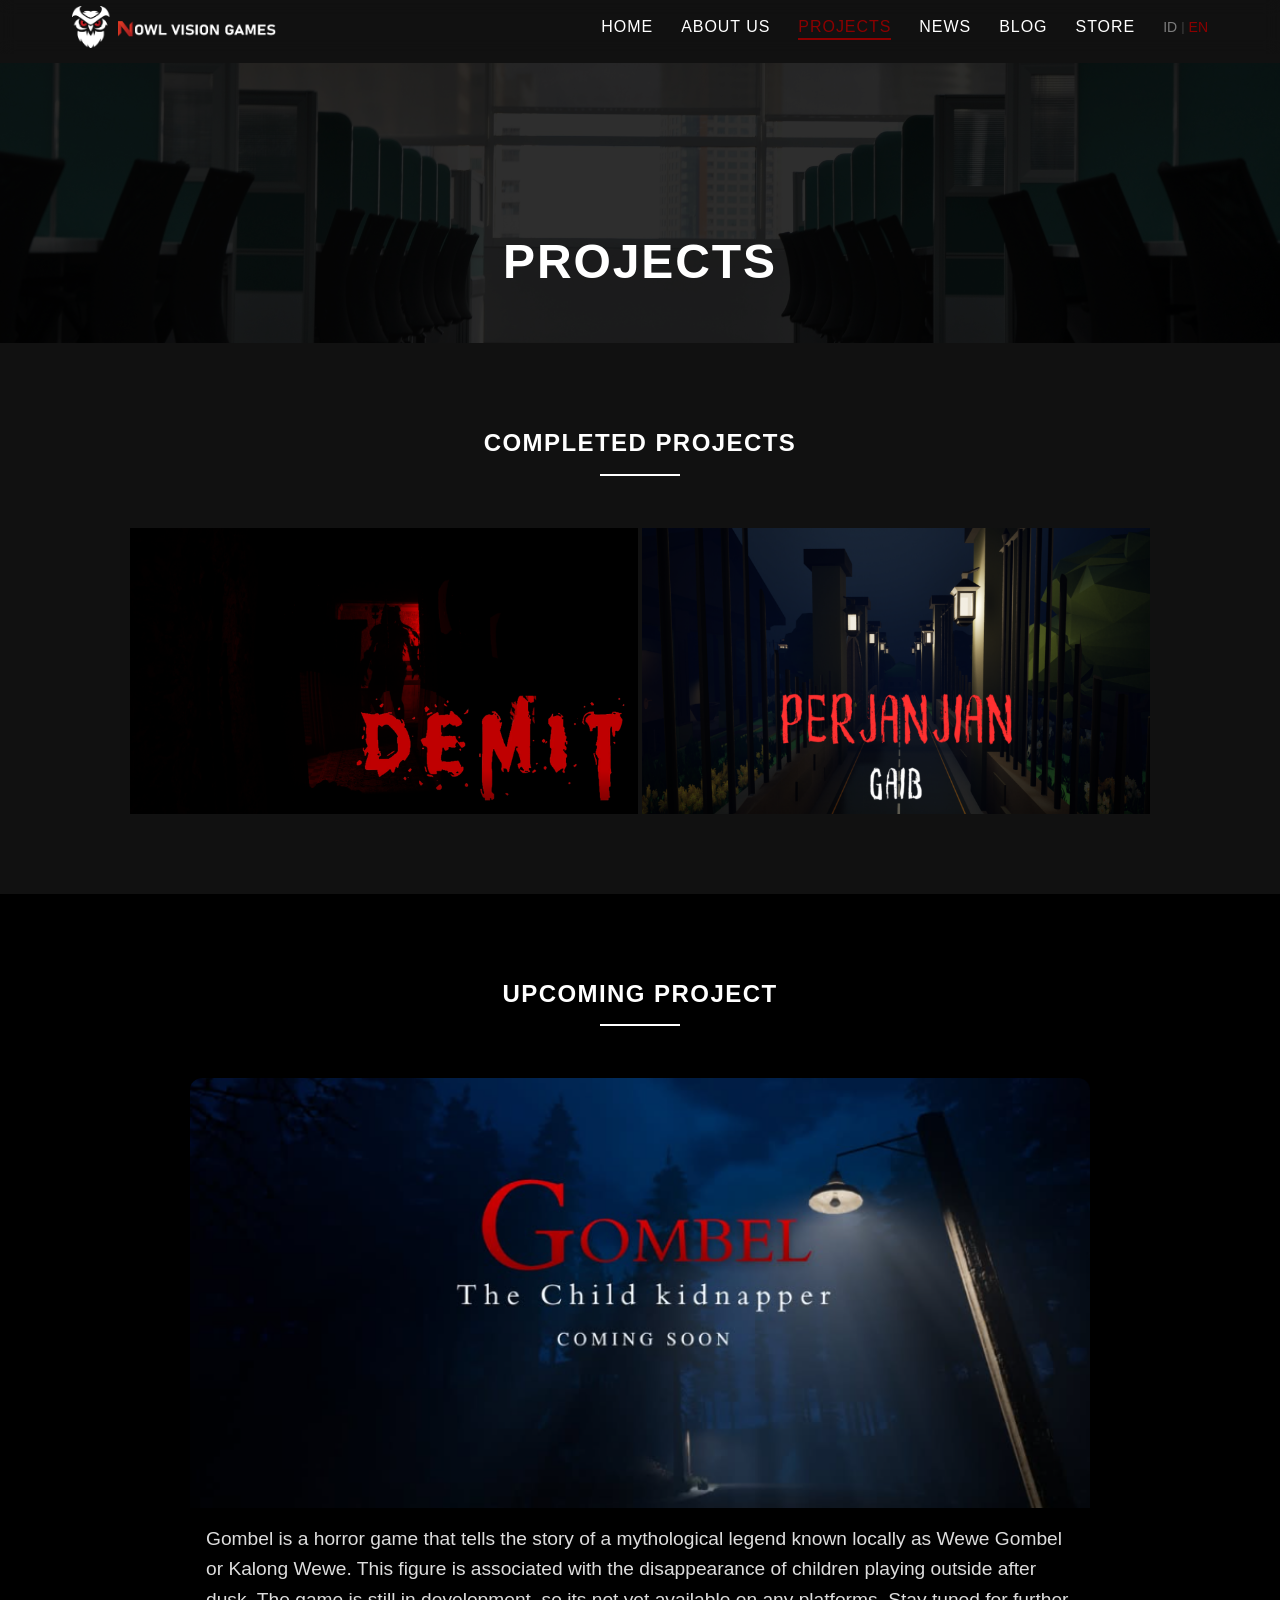
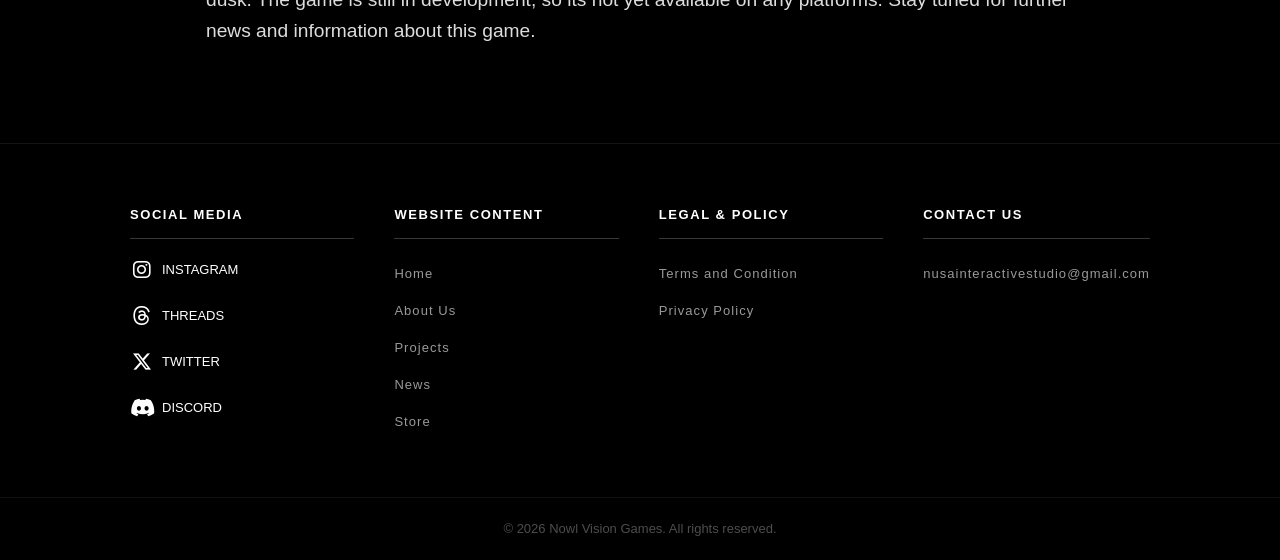
<file: projects.html>
<!DOCTYPE html>
<html lang="en">
<head>
  <meta charset="UTF-8">
  <meta name="viewport" content="width=device-width, initial-scale=1.0">
  <title>Projects — Nowl Vision Games</title>
  <meta name="description" content="Jelajahi game-game buatan Nowl Vision Games: DEMIT (horor Jawa), Perjanjian Gaib (folklore Indonesia), dan proyek horor mendatang, Gombel.">
  <meta name="keywords" content="game DEMIT, Perjanjian Gaib, Gombel game, proyek Nowl Vision Games, game horor mitologi Jawa">
  <meta name="robots" content="index, follow">
  <link rel="canonical" href="https://nusainteractivestudio.com/projects.html">

  <meta property="og:type" content="website">
  <meta property="og:site_name" content="Nowl Vision Games">
  <meta property="og:title" content="Projects — Nowl Vision Games">
  <meta property="og:description" content="Lihat portofolio game horor Nowl Vision Games, mulai dari DEMIT hingga proyek mendatang.">
  <meta property="og:url" content="https://nusainteractivestudio.com/projects.html">
  <meta property="og:image" content="https://nusainteractivestudio.com/assets/image/Gambar_2.png">
  <meta property="og:locale" content="id_ID">

  <meta name="twitter:card" content="summary_large_image">
  <meta name="twitter:title" content="Projects — Nowl Vision Games">
  <meta name="twitter:description" content="Lihat portofolio game horor Nowl Vision Games, mulai dari DEMIT hingga proyek mendatang.">
  <meta name="twitter:image" content="https://nusainteractivestudio.com/assets/image/Gambar_2.png">

  <link rel="icon" type="image/x-icon" href="assets/favicon/favicon.ico">
  <link rel="icon" type="image/png" sizes="32x32" href="assets/favicon/favicon-32x32.png">
  <link rel="icon" type="image/png" sizes="16x16" href="assets/favicon/favicon-16x16.png">
  <link rel="apple-touch-icon" sizes="180x180" href="assets/favicon/apple-touch-icon.png">
  <link rel="manifest" href="site.webmanifest">

  <link rel="stylesheet" href="css/global.css">
  <link rel="stylesheet" href="css/projects.css">
  <link rel="stylesheet" href="https://cdnjs.cloudflare.com/ajax/libs/font-awesome/6.5.1/css/all.min.css">
</head>
<body>

<nav class="nis-navbar">
  <div class="nav-inner">
    <a href="index.html" class="nav-logo">
      <img src="assets/logo/Company_Logo_Only.png" alt="Nowl Vision Games" class="logo-img">
    </a>
    <ul class="nav-menu" id="navMenu">
      <li><a href="index.html" class="nav-link" data-t="nav-home">Home</a></li>
      <li><a href="about.html" class="nav-link" data-t="nav-about">About Us</a></li>
      <li><a href="projects.html" class="nav-link active" data-t="nav-projects">Projects</a></li>
      <li><a href="news.html" class="nav-link" data-t="nav-news">News</a></li>
      <li><a href="blog.html" class ="nav-link" data-t="nav-blog">Blog</a></li>
      <li><a href="store.html" class="nav-link" data-t="nav-store">Store</a></li>
      <li class="lang-toggle">
        <button class="lang-btn active" data-lang="id">ID</button>
        <span class="lang-sep">|</span>
        <button class="lang-btn" data-lang="en">EN</button>
      </li>
    </ul>
    <button class="nav-hamburger" id="navHamburger" aria-label="Menu">
      <span></span><span></span><span></span>
    </button>
  </div>
</nav>

<div class="page-hero">
  <img src="assets/image/Header.png?v=20260908" alt="" class="hero-bg-img">
  <div class="page-hero-overlay"></div>
  <div class="page-hero-text"><h1 class="page-hero-title" data-t="nav-projects">Projects</h1></div>
</div>

<section class="section completed-section">
  <div class="container">
    <h2 class="section-title" data-t="sec-completed">Completed Projects</h2>
    <div class="section-underline"></div>
    <div class="projects-grid">
      <div class="project-item"><img src="assets/image/Gambar_2.png" alt="Demit">
        <div class="project-item-overlay"><h3>Demit</h3><p>Survival horror rooted in Javanese mythology.</p><a href="store.html" class="btn-project" data-t="btn-details">Details</a></div></div>
      <div class="project-item"><img src="assets/image/Gambar_1.png" alt="The Child Kidnapper">
        <div class="project-item-overlay"><h3>Perjanjian Gaib</h3><p>Psychological horror from Indonesian folklore.</p><a href="store.html" class="btn-project" data-t="btn-details">Details</a></div></div>
  </div>
</section>

<section class="section upcoming-section">
  <div class="container">
    <h2 class="section-title" data-t="sec-upcoming">Upcoming Project</h2>
    <div class="section-underline"></div>
    <div class="upcoming-card">
      <img src="assets/image/News_3.png" alt="Upcoming Project">
      <p class="upcoming-desc" data-t="upcoming-desc">
        Gombel adalah game first person horror dengan single player yang dimana pemain harus bertahan hidup dan mengungkap misteri di dalamnya.
      </p>
    </div>
  </div>
</section>

<footer class="nis-footer">
  <div class="footer-inner">
    <div class="footer-col">
      <h4 class="footer-heading" data-t="foot-social">Social Media</h4>
      <div class="footer-divider"></div>
      <ul class="social-list">
        <li>
          <a href="https://instagram.com/nusainteractivestudio" target="_blank" rel="noopener">
            <i class="fa-brands fa-instagram social-icon"></i>
            <span>INSTAGRAM</span>
          </a>
        </li>
        <li>
          <a href="https://www.threads.com/@nusainteractivestudio" target="_blank" rel="noopener" aria-label="Threads">
            <i class="fa-brands fa-threads social-icon"></i>
            <span>THREADS</span>
          </a>
        </li>
        <li>
          <a href="#" target="_blank" rel="noopener" aria-label="X / Twitter">
            <i class="fa-brands fa-x-twitter social-icon"></i>
            <span>TWITTER</span>
          </a>
        </li>
        <li>
          <a href="https://discord.gg/695zp4NkKe" target="_blank" rel="noopener" aria-label="Discord">
            <i class="fa-brands fa-discord social-icon"></i>
            <span>DISCORD</span>
          </a>
        </li>
      </ul>
    </div>
    <div class="footer-col">
      <h4 class="footer-heading" data-t="foot-content">Website Content</h4>
      <div class="footer-divider"></div>
      <ul class="footer-links">
        <li><a href="index.html"    data-t="nav-home">HOME</a></li>
        <li><a href="about.html"    data-t="nav-about">ABOUT US</a></li>
        <li><a href="projects.html" data-t="nav-projects">PROJECTS</a></li>
        <li><a href="news.html"     data-t="nav-news">NEWS</a></li>
        <li><a href="store.html" data-t="nav-store">STORE</a></li>
      </ul>
    </div>
    <div class="footer-col">
      <h4 class="footer-heading" data-t="foot-legal">Legal &amp; Policy</h4>
      <div class="footer-divider"></div>
      <ul class="footer-links">
        <li><a href="terms_and_condition" data-t="foot-terms">TERMS AND CONDITION</a></li>
        <li><a href="privacy_and_policy.html" data-t="foot-privacy">PRIVACY POLICY</a></li>
      </ul>
    </div>
    <div class="footer-col">
      <h4 class="footer-heading" data-t="foot-games">Contact Us</h4>
      <div class="footer-divider"></div>
      <ul class="footer-links">
        <li><a class="inline-link" href="mailto:nusainteractivestudio@gmail.com">nusainteractivestudio@gmail.com</a></li>
      </ul>
    </div>
  </div>
  <div class="footer-bottom">
    <p>&copy; 2026 Nowl Vision Games. All rights reserved.</p>
  </div>
</footer>

<script src="js/global.js"></script>
<script src="js/projects.js"></script>
</body>
</html>
</file>
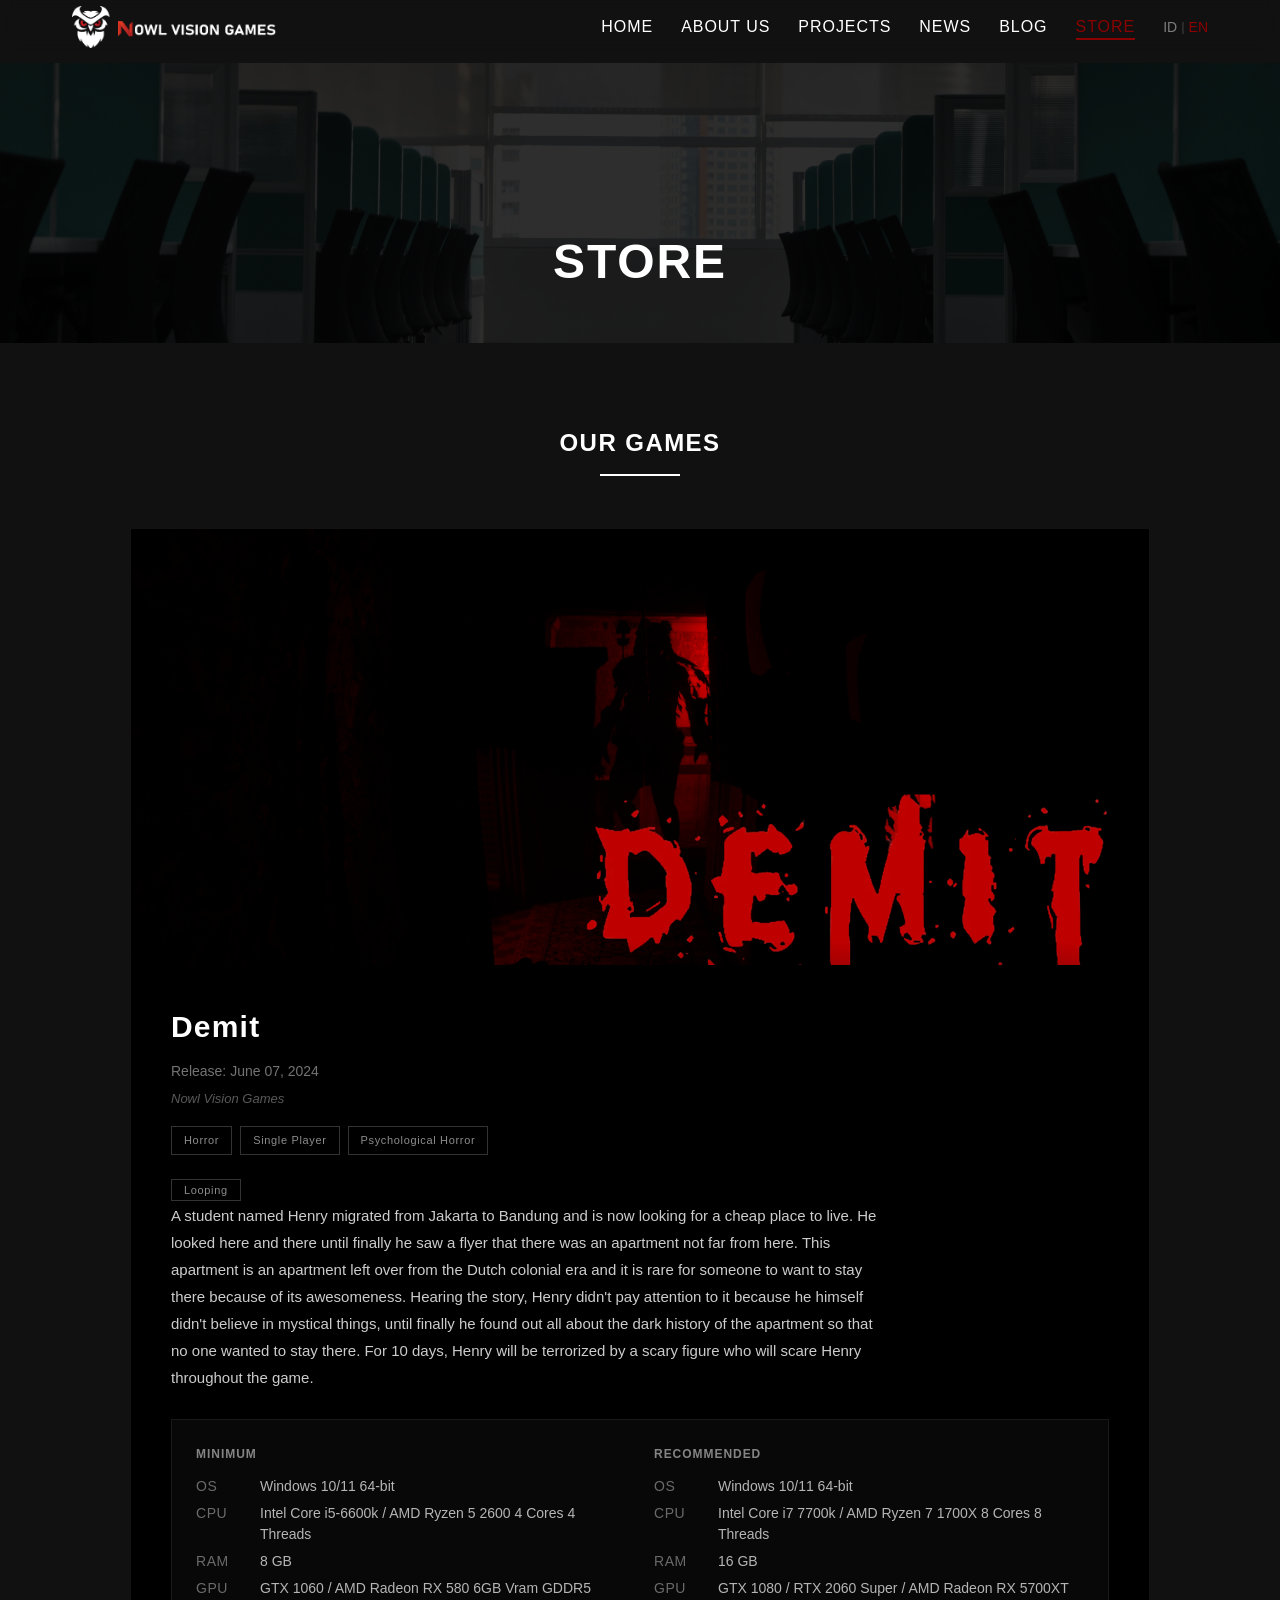
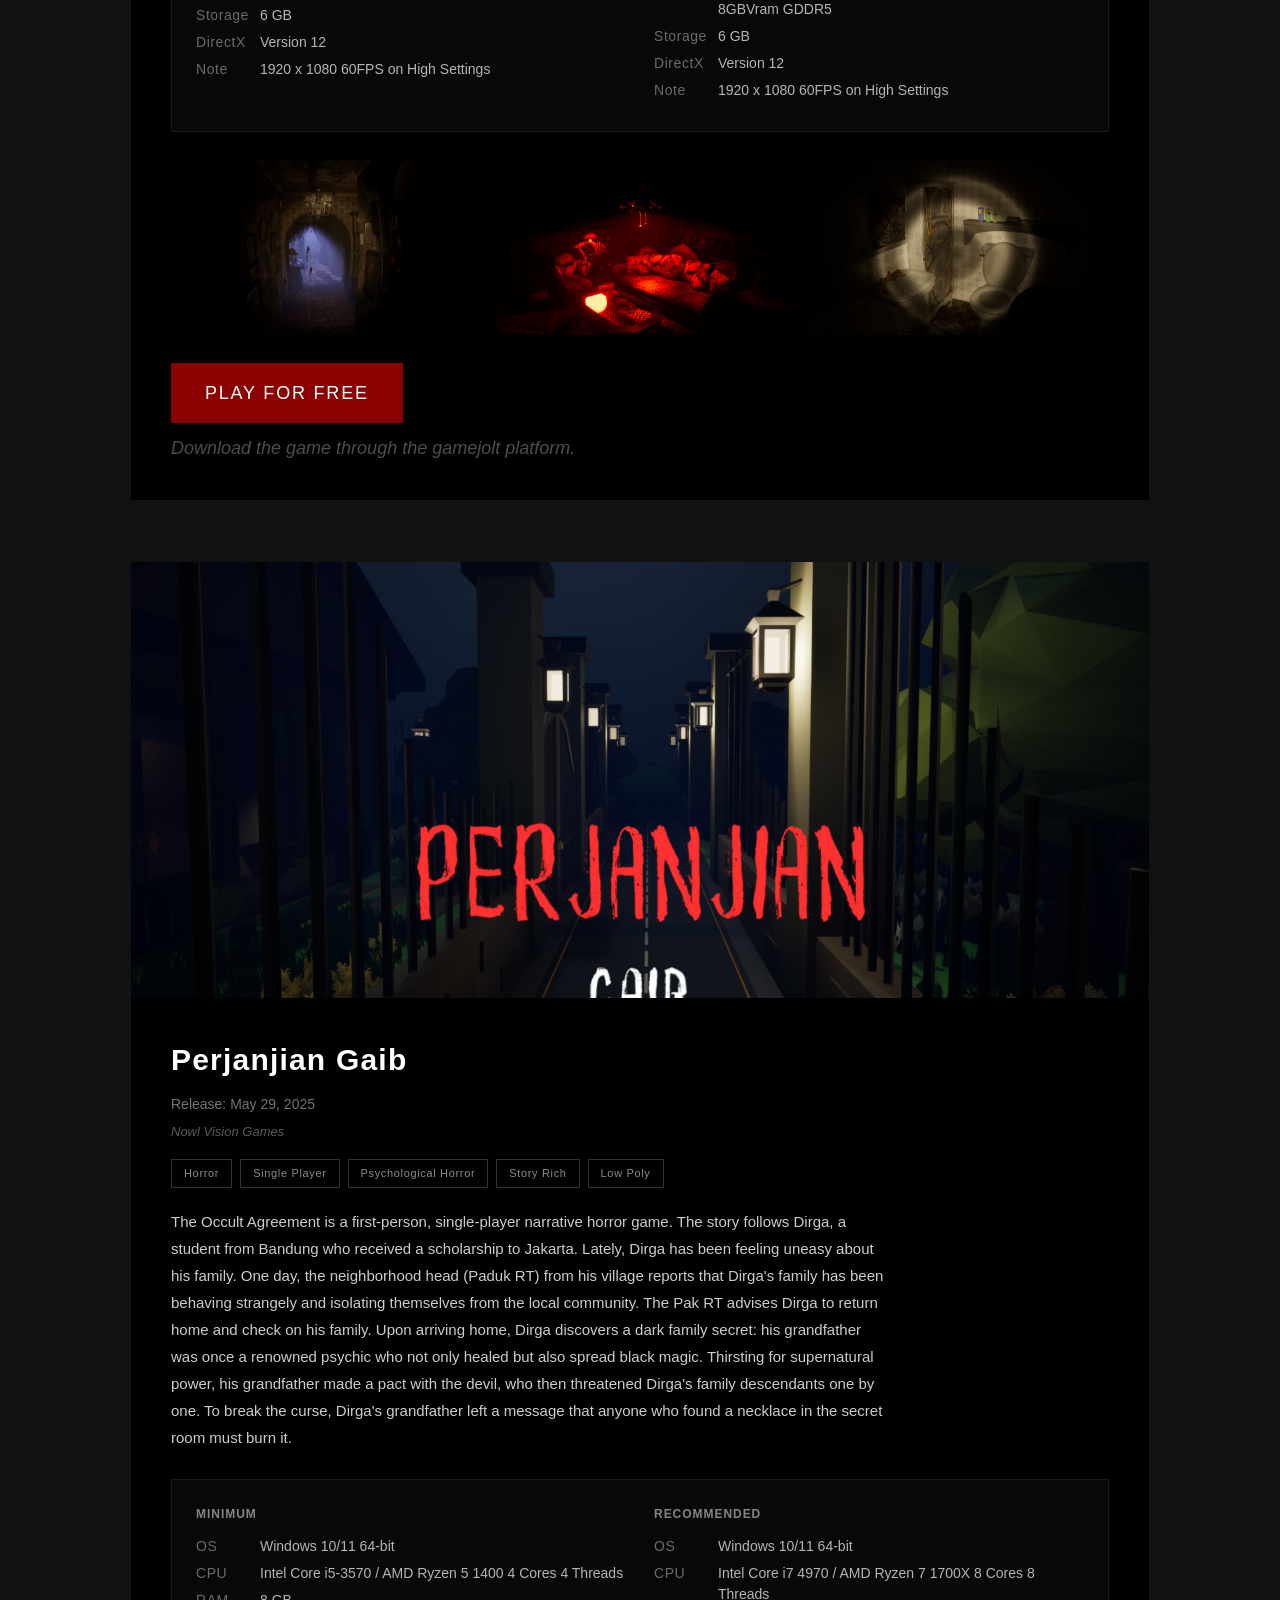
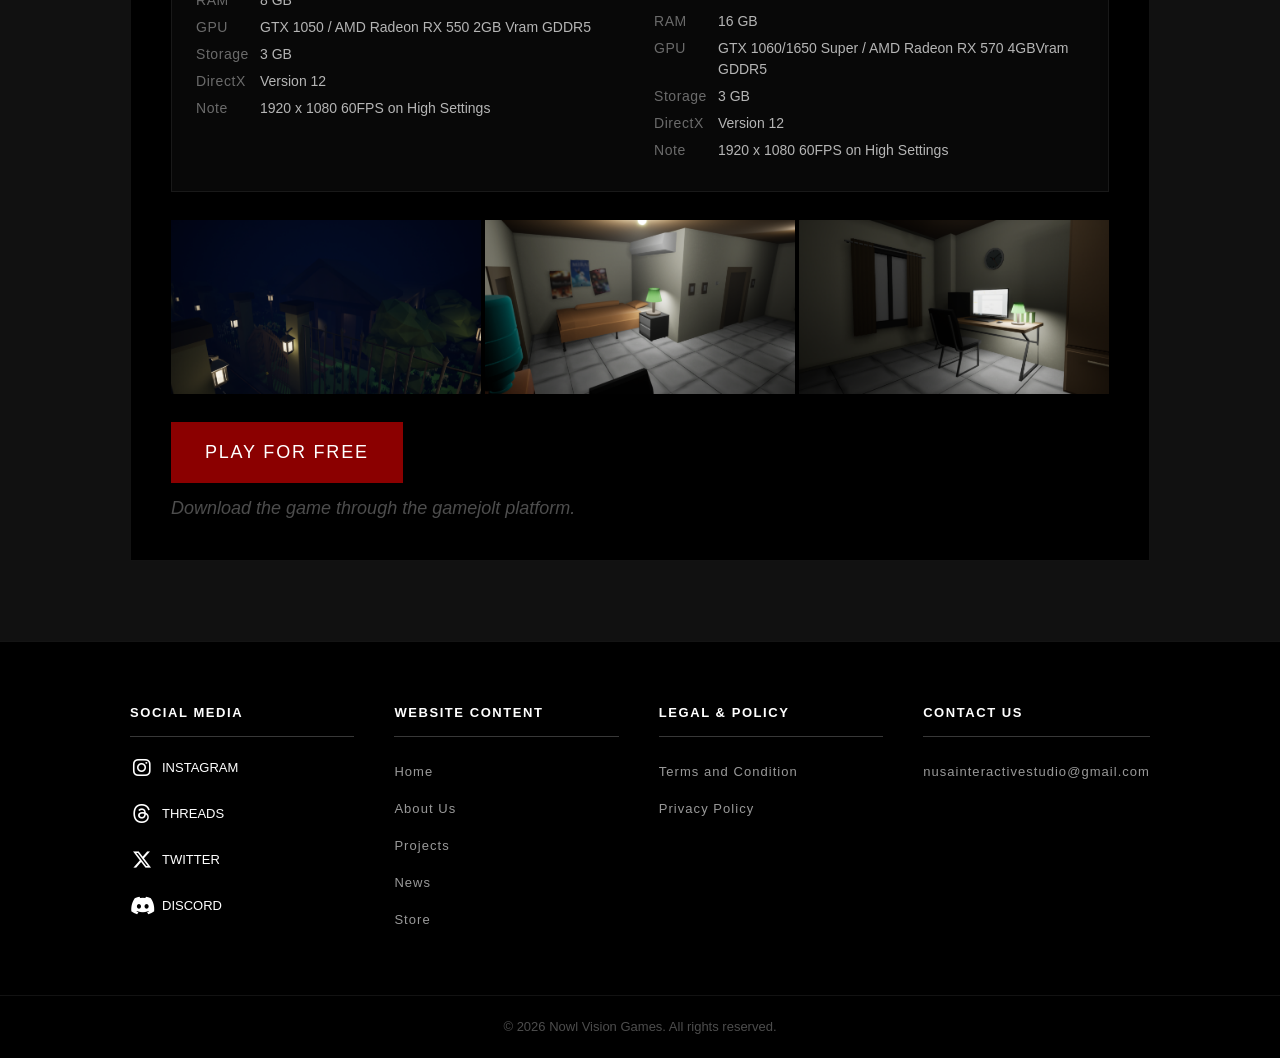
<file: store.html>
<!DOCTYPE html>
<html lang="en">
<head>
  <meta charset="UTF-8">
  <meta name="viewport" content="width=device-width, initial-scale=1.0">
  <title>Store — Nowl Vision Games</title>
  <meta name="description" content="Mainkan game horor Nowl Vision Games: DEMIT dan Perjanjian Gaib. Cek spesifikasi minimum, cerita, dan link download game.">
  <meta name="keywords" content="download DEMIT, download Perjanjian Gaib, beli game horor Indonesia, spesifikasi DEMIT game">
  <meta name="robots" content="index, follow">
  <link rel="canonical" href="https://nusainteractivestudio.com/store.html">

  <meta property="og:type" content="website">
  <meta property="og:site_name" content="Nowl Vision Games">
  <meta property="og:title" content="Store — Nowl Vision Games">
  <meta property="og:description" content="Dapatkan game horor buatan Nowl Vision Games: DEMIT dan Perjanjian Gaib.">
  <meta property="og:url" content="https://nusainteractivestudio.com/store.html">
  <meta property="og:image" content="https://nusainteractivestudio.com/assets/logo/Main_Logo.png">
  <meta property="og:locale" content="id_ID">

  <meta name="twitter:card" content="summary_large_image">
  <meta name="twitter:title" content="Store — Nowl Vision Games">
  <meta name="twitter:description" content="Dapatkan game horor buatan Nowl Vision Games: DEMIT dan Perjanjian Gaib.">
  <meta name="twitter:image" content="https://nusainteractivestudio.com/assets/logo/Main_Logo.png">

  <link rel="icon" type="image/x-icon" href="assets/favicon/favicon.ico">
  <link rel="icon" type="image/png" sizes="32x32" href="assets/favicon/favicon-32x32.png">
  <link rel="icon" type="image/png" sizes="16x16" href="assets/favicon/favicon-16x16.png">
  <link rel="apple-touch-icon" sizes="180x180" href="assets/favicon/apple-touch-icon.png">
  <link rel="manifest" href="site.webmanifest">

  <link rel="stylesheet" href="css/global.css">
  <link rel="stylesheet" href="css/store.css">
  <link rel="stylesheet" href="https://cdnjs.cloudflare.com/ajax/libs/font-awesome/6.5.1/css/all.min.css">

  <!-- Structured Data -->
  <script type="application/ld+json">
  {
    "@context": "https://schema.org",
    "@type": "ItemList",
    "itemListElement": [
      {
        "@type": "VideoGame",
        "position": 1,
        "name": "Demit",
        "url": "https://nusainteractivestudio.com/store.html",
        "image": "https://nusainteractivestudio.com/assets/image/Gambar_2.png",
        "description": "A student named Henry migrated from Jakarta to Bandung and finds a cheap apartment left over from the Dutch colonial era. For 10 days, Henry will be terrorized by a scary figure who will scare him throughout the game.",
        "genre": ["Horror", "Psychological Horror"],
        "datePublished": "2024-06-07",
        "applicationCategory": "Game",
        "operatingSystem": "Windows",
        "author": { "@type": "Organization", "name": "Nowl Vision Games" },
        "publisher": { "@type": "Organization", "name": "Nowl Vision Games" },
        "offers": {
          "@type": "Offer",
          "price": "0",
          "priceCurrency": "USD",
          "availability": "https://schema.org/InStock",
          "url": "https://gamejolt.com/games/demithorrorgame/907891"
        }
      },
      {
        "@type": "VideoGame",
        "position": 2,
        "name": "Perjanjian Gaib",
        "url": "https://nusainteractivestudio.com/store.html",
        "image": "https://nusainteractivestudio.com/assets/image/Gambar_1.png",
        "description": "A first-person, single-player narrative horror game following Dirga, a student who returns home to uncover his family's dark occult secret.",
        "genre": ["Horror", "Psychological Horror", "Story Rich"],
        "datePublished": "2025-05-29",
        "applicationCategory": "Game",
        "operatingSystem": "Windows",
        "author": { "@type": "Organization", "name": "Nowl Vision Games" },
        "publisher": { "@type": "Organization", "name": "Nowl Vision Games" },
        "offers": {
          "@type": "Offer",
          "price": "0",
          "priceCurrency": "USD",
          "availability": "https://schema.org/InStock",
          "url": "https://gamejolt.com/games/perjanjiangaib/997572"
        }
      }
    ]
  }
  </script>
</head>
<body>

<nav class="nis-navbar">
  <div class="nav-inner">
    <a href="index.html" class="nav-logo">
      <img src="assets/logo/Company_Logo_Only.png" alt="Nowl Vision Games" class="logo-img">
    </a>
    <ul class="nav-menu" id="navMenu">
      <li><a href="index.html" class="nav-link" data-t="nav-home">Home</a></li>
      <li><a href="about.html" class="nav-link" data-t="nav-about">About Us</a></li>
      <li><a href="projects.html" class="nav-link" data-t="nav-projects">Projects</a></li>
      <li><a href="news.html" class="nav-link" data-t="nav-news">News</a></li>
      <li><a href="blog.html" class ="nav-link" data-t="nav-blog">Blog</a></li>
      <li><a href="store.html" class="nav-link active" data-t="nav-store">Store</a></li>
      <li class="lang-toggle">
        <button class="lang-btn active" data-lang="id">ID</button>
        <span class="lang-sep">|</span>
        <button class="lang-btn" data-lang="en">EN</button>
      </li>
    </ul>
    <button class="nav-hamburger" id="navHamburger" aria-label="Menu">
      <span></span><span></span><span></span>
    </button>
  </div>
</nav>

<div class="page-hero">
  <img src="assets/image/Header.png?v=20260908" alt="" class="hero-bg-img">
  <div class="page-hero-overlay"></div>
  <div class="page-hero-text"><h1 class="page-hero-title" data-t="nav-store">Store</h1></div>
</div>

<section class="section store-section">
  <div class="container">
    <h2 class="section-title" data-t="sec-our-games">Our Games</h2>
    <div class="section-underline"></div>
    <div class="store-grid">

      <div class="store-card">
        <div class="store-card-img"><img src="assets/image/Gambar_2.png" alt="Demit"><div class="store-img-placeholder"></div></div>
        <div class="store-card-body">
          <h3 class="store-game-name">Demit</h3>
          <p class="store-release"><span data-t="lbl-release">Release:</span> June 07, 2024</p>
          <p class="store-developer">Nowl Vision Games</p>
          <div class="store-tags"><span class="tag">Horror</span><span class="tag">Single Player</span><span class="tag">Psychological Horror</span></div><span class="tag">Looping</span>
          <p class="store-desc">A student named Henry migrated from Jakarta to Bandung and is now looking for a cheap place to live. He looked here and there until finally he saw a flyer that there was an apartment not far from here. This apartment is an apartment left over from the Dutch colonial era and it is rare for someone to want to stay there because of its awesomeness. Hearing the story, Henry didn't pay attention to it because he himself didn't believe in mystical things, until finally he found out all about the dark history of the apartment so that no one wanted to stay there. For 10 days, Henry will be terrorized by a scary figure who will scare Henry throughout the game.</p>
          <div class="store-specs">
            <div class="spec-col">
              <h4 class="spec-heading">Minimum</h4>
              <ul class="spec-list">
                <li><span>OS</span> Windows 10/11 64-bit</li>
                <li><span>CPU</span> Intel Core i5-6600k / AMD Ryzen 5 2600 4 Cores 4 Threads</li>
                <li><span>RAM</span> 8 GB</li>
                <li><span>GPU</span> GTX 1060 / AMD Radeon RX 580 6GB Vram GDDR5</li>
                <li><span>Storage</span> 6 GB</li>
                <li><span>DirectX</span> Version 12</li>
                <li><span>Note</span> 1920 x 1080 60FPS on High Settings</li>
              </ul>
            </div>
            <div class="spec-col">
              <h4 class="spec-heading">Recommended</h4>
              <ul class="spec-list">
                <li><span>OS</span> Windows 10/11 64-bit</li>
                <li><span>CPU</span> Intel Core i7 7700k / AMD Ryzen 7 1700X 8 Cores 8 Threads</li>
                <li><span>RAM</span> 16 GB</li>
                <li><span>GPU</span> GTX 1080 / RTX 2060 Super / AMD Radeon RX 5700XT 8GBVram GDDR5</li>
                <li><span>Storage</span> 6 GB</li>
                <li><span>DirectX</span> Version 12</li>
                <li><span>Note</span> 1920 x 1080 60FPS on High Settings</li>
              </ul>
            </div>
          </div>
          <div class="store-screenshots">
            <div class="screenshot"><img src="assets/image/SS_1.png" alt="Screenshot 1"></div>
            <div class="screenshot"><img src="assets/image/SS_2.png" alt="Screenshot 2"></div>
            <div class="screenshot"><img src="assets/image/SS_3.png" alt="Screenshot 3"></div>
          </div>
          <div class="store-actions"><a href="https://gamejolt.com/games/demithorrorgame/907891" target="_blank" rel="noopener" class="btn-steam" data-t="btn-buy-steam">&#9654; Play For Free</a></div>
          <p class="store-note" data-t="store-note">Download the game through the gamejolt platform</p>
        </div>
      </div>

      <div class="store-card">
        <div class="store-card-img"><img src="assets/image/Gambar_1.png" alt="Demit"><div class="store-img-placeholder"></div></div>
        <div class="store-card-body">
          <h3 class="store-game-name">Perjanjian Gaib</h3>
          <p class="store-release"><span data-t="lbl-release">Release:</span> May 29, 2025</p>
          <p class="store-developer">Nowl Vision Games</p>
          <div class="store-tags"><span class="tag">Horror</span><span class="tag">Single Player</span><span class="tag">Psychological Horror</span><span class="tag">Story Rich</span><span class="tag">Low Poly</span></div>
          <p class="store-desc">The Occult Agreement is a first-person, single-player narrative horror game. The story follows Dirga, a student from Bandung who received a scholarship to Jakarta. Lately, Dirga has been feeling uneasy about his family. One day, the neighborhood head (Paduk RT) from his village reports that Dirga's family has been behaving strangely and isolating themselves from the local community. The Pak RT advises Dirga to return home and check on his family. Upon arriving home, Dirga discovers a dark family secret: his grandfather was once a renowned psychic who not only healed but also spread black magic. Thirsting for supernatural power, his grandfather made a pact with the devil, who then threatened Dirga's family descendants one by one. To break the curse, Dirga's grandfather left a message that anyone who found a necklace in the secret room must burn it.</p>
          <div class="store-specs">
            <div class="spec-col">
              <h4 class="spec-heading">Minimum</h4>
              <ul class="spec-list">
                <li><span>OS</span> Windows 10/11 64-bit</li>
                <li><span>CPU</span> Intel Core i5-3570 / AMD Ryzen 5 1400 4 Cores 4 Threads</li>
                <li><span>RAM</span> 8 GB</li>
                <li><span>GPU</span> GTX 1050 / AMD Radeon RX 550 2GB Vram GDDR5</li>
                <li><span>Storage</span> 3 GB</li>
                <li><span>DirectX</span> Version 12</li>
                <li><span>Note</span> 1920 x 1080 60FPS on High Settings</li>
              </ul>
            </div>
            <div class="spec-col">
              <h4 class="spec-heading">Recommended</h4>
              <ul class="spec-list">
                <li><span>OS</span> Windows 10/11 64-bit</li>
                <li><span>CPU</span> Intel Core i7 4970 / AMD Ryzen 7 1700X 8 Cores 8 Threads</li>
                <li><span>RAM</span> 16 GB</li>
                <li><span>GPU</span> GTX 1060/1650 Super / AMD Radeon RX 570 4GBVram GDDR5</li>
                <li><span>Storage</span> 3 GB</li>
                <li><span>DirectX</span> Version 12</li>
                <li><span>Note</span> 1920 x 1080 60FPS on High Settings</li>
              </ul>
            </div>
          </div>
          <div class="store-screenshots">
            <div class="screenshot"><img src="assets/image/SS_4.png" alt="Screenshot 1"></div>
            <div class="screenshot"><img src="assets/image/SS_5.png" alt="Screenshot 2"></div>
            <div class="screenshot"><img src="assets/image/SS_6.png" alt="Screenshot 3"></div>
          </div>
          <div class="store-actions"><a href="https://gamejolt.com/games/perjanjiangaib/997572" target="_blank" rel="noopener" class="btn-steam" data-t="btn-buy-steam">&#9654; Play For Free</a></div>
          <p class="store-note" data-t="store-note">Download the game through the gamejolt platform</p>
        </div>
      </div>

    </div>
  </div>
</section>

<footer class="nis-footer">
  <div class="footer-inner">
    <div class="footer-col">
      <h4 class="footer-heading" data-t="foot-social">Social Media</h4>
      <div class="footer-divider"></div>
      <ul class="social-list">
        <li>
          <a href="https://instagram.com/nusainteractivestudio" target="_blank" rel="noopener">
            <i class="fa-brands fa-instagram social-icon"></i>
            <span>INSTAGRAM</span>
          </a>
        </li>
        <li>
          <a href="https://www.threads.com/@nusainteractivestudio" target="_blank" rel="noopener" aria-label="Threads">
            <i class="fa-brands fa-threads social-icon"></i>
            <span>THREADS</span>
          </a>
        </li>
        <li>
          <a href="#" target="_blank" rel="noopener" aria-label="X / Twitter">
            <i class="fa-brands fa-x-twitter social-icon"></i>
            <span>TWITTER</span>
          </a>
        </li>
        <li>
          <a href="https://discord.gg/695zp4NkKe" target="_blank" rel="noopener" aria-label="Discord">
            <i class="fa-brands fa-discord social-icon"></i>
            <span>DISCORD</span>
          </a>
        </li>
      </ul>
    </div>
    <div class="footer-col">
      <h4 class="footer-heading" data-t="foot-content">Website Content</h4>
      <div class="footer-divider"></div>
      <ul class="footer-links">
        <li><a href="index.html"    data-t="nav-home">HOME</a></li>
        <li><a href="about.html"    data-t="nav-about">ABOUT US</a></li>
        <li><a href="projects.html" data-t="nav-projects">PROJECTS</a></li>
        <li><a href="news.html"     data-t="nav-news">NEWS</a></li>
        <li><a href="store.html" data-t="nav-store">STORE</a></li>
      </ul>
    </div>
    <div class="footer-col">
      <h4 class="footer-heading" data-t="foot-legal">Legal &amp; Policy</h4>
      <div class="footer-divider"></div>
      <ul class="footer-links">
        <li><a href="terms_and_condition" data-t="foot-terms">TERMS AND CONDITION</a></li>
        <li><a href="privacy_and_policy.html" data-t="foot-privacy">PRIVACY POLICY</a></li>
      </ul>
    </div>
    <div class="footer-col">
      <h4 class="footer-heading" data-t="foot-games">Contact Us</h4>
      <div class="footer-divider"></div>
      <ul class="footer-links">
        <li><a class="inline-link" href="mailto:nusainteractivestudio@gmail.com">nusainteractivestudio@gmail.com</a></li>
      </ul>
    </div>
  </div>
  <div class="footer-bottom">
    <p>&copy; 2026 Nowl Vision Games. All rights reserved.</p>
  </div>
</footer>

<script src="js/global.js"></script>
<script src="js/store.js"></script>
</body>
</html>
</file>
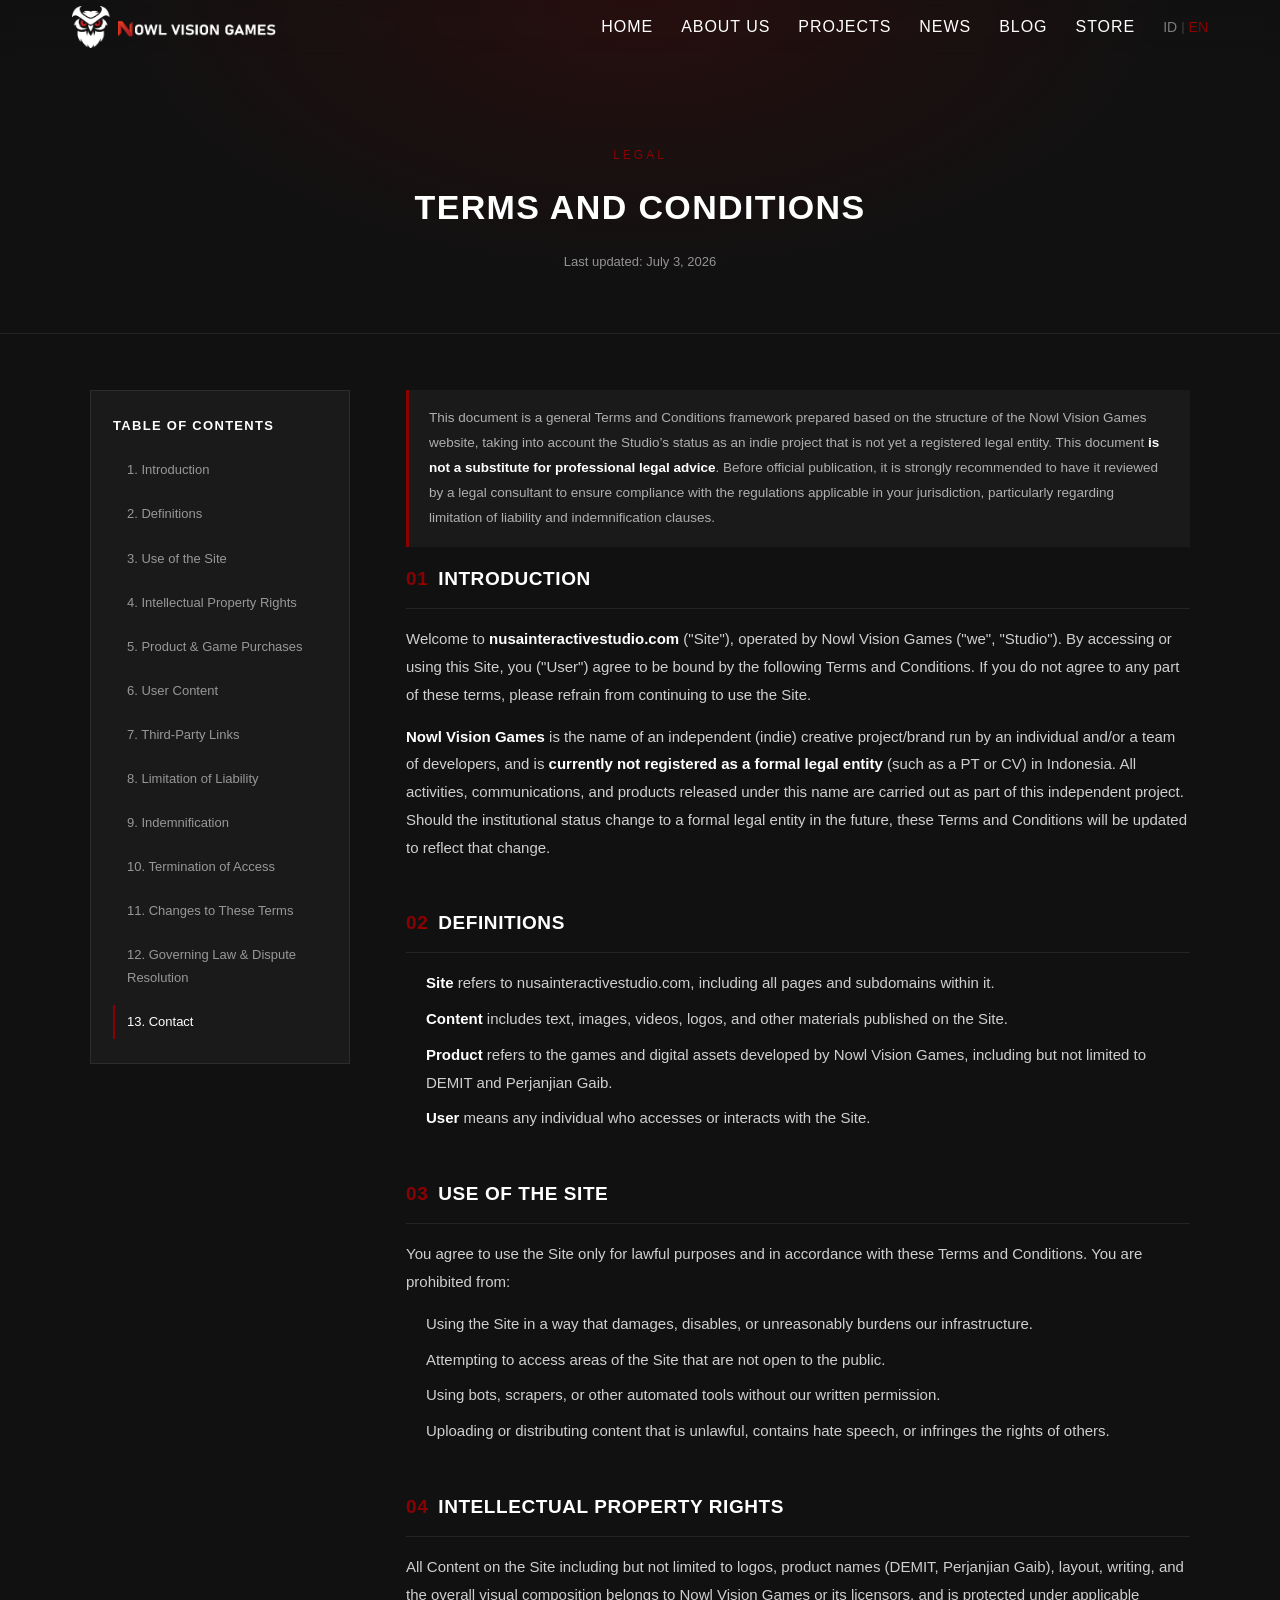
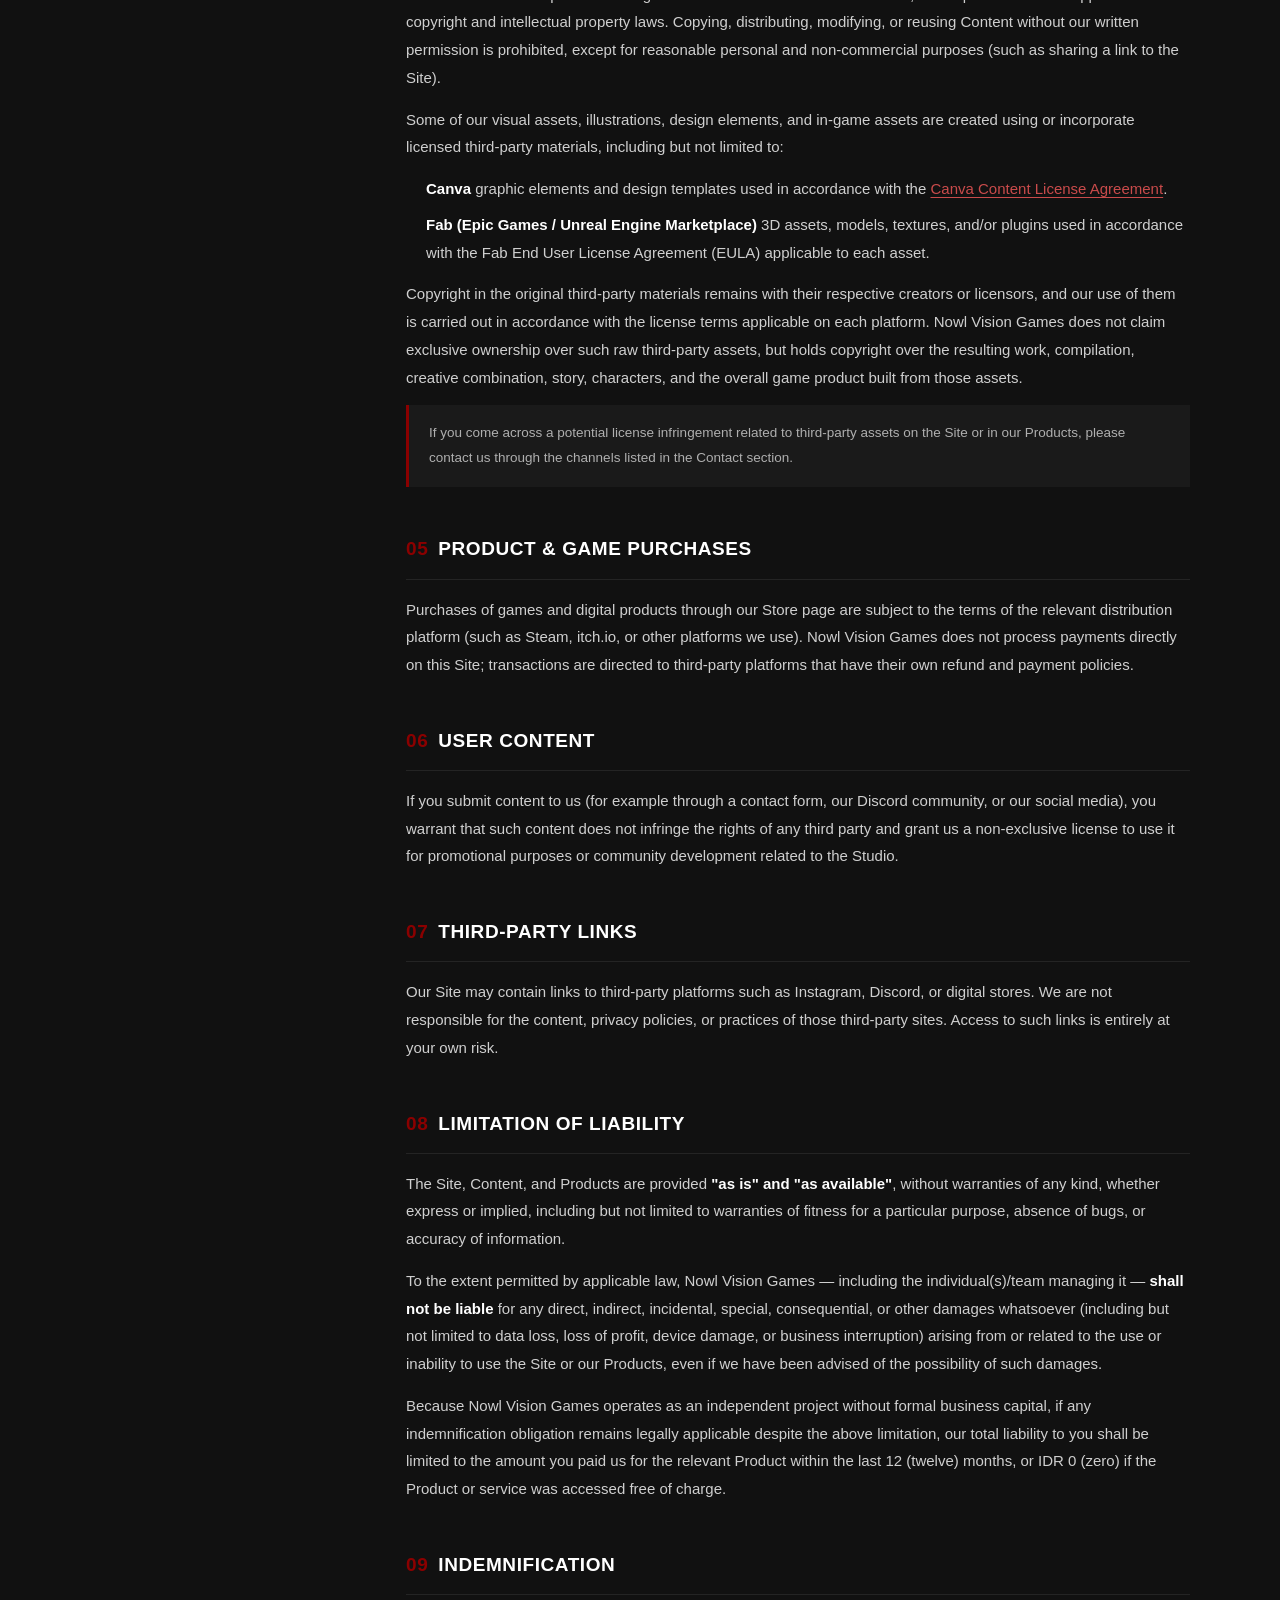
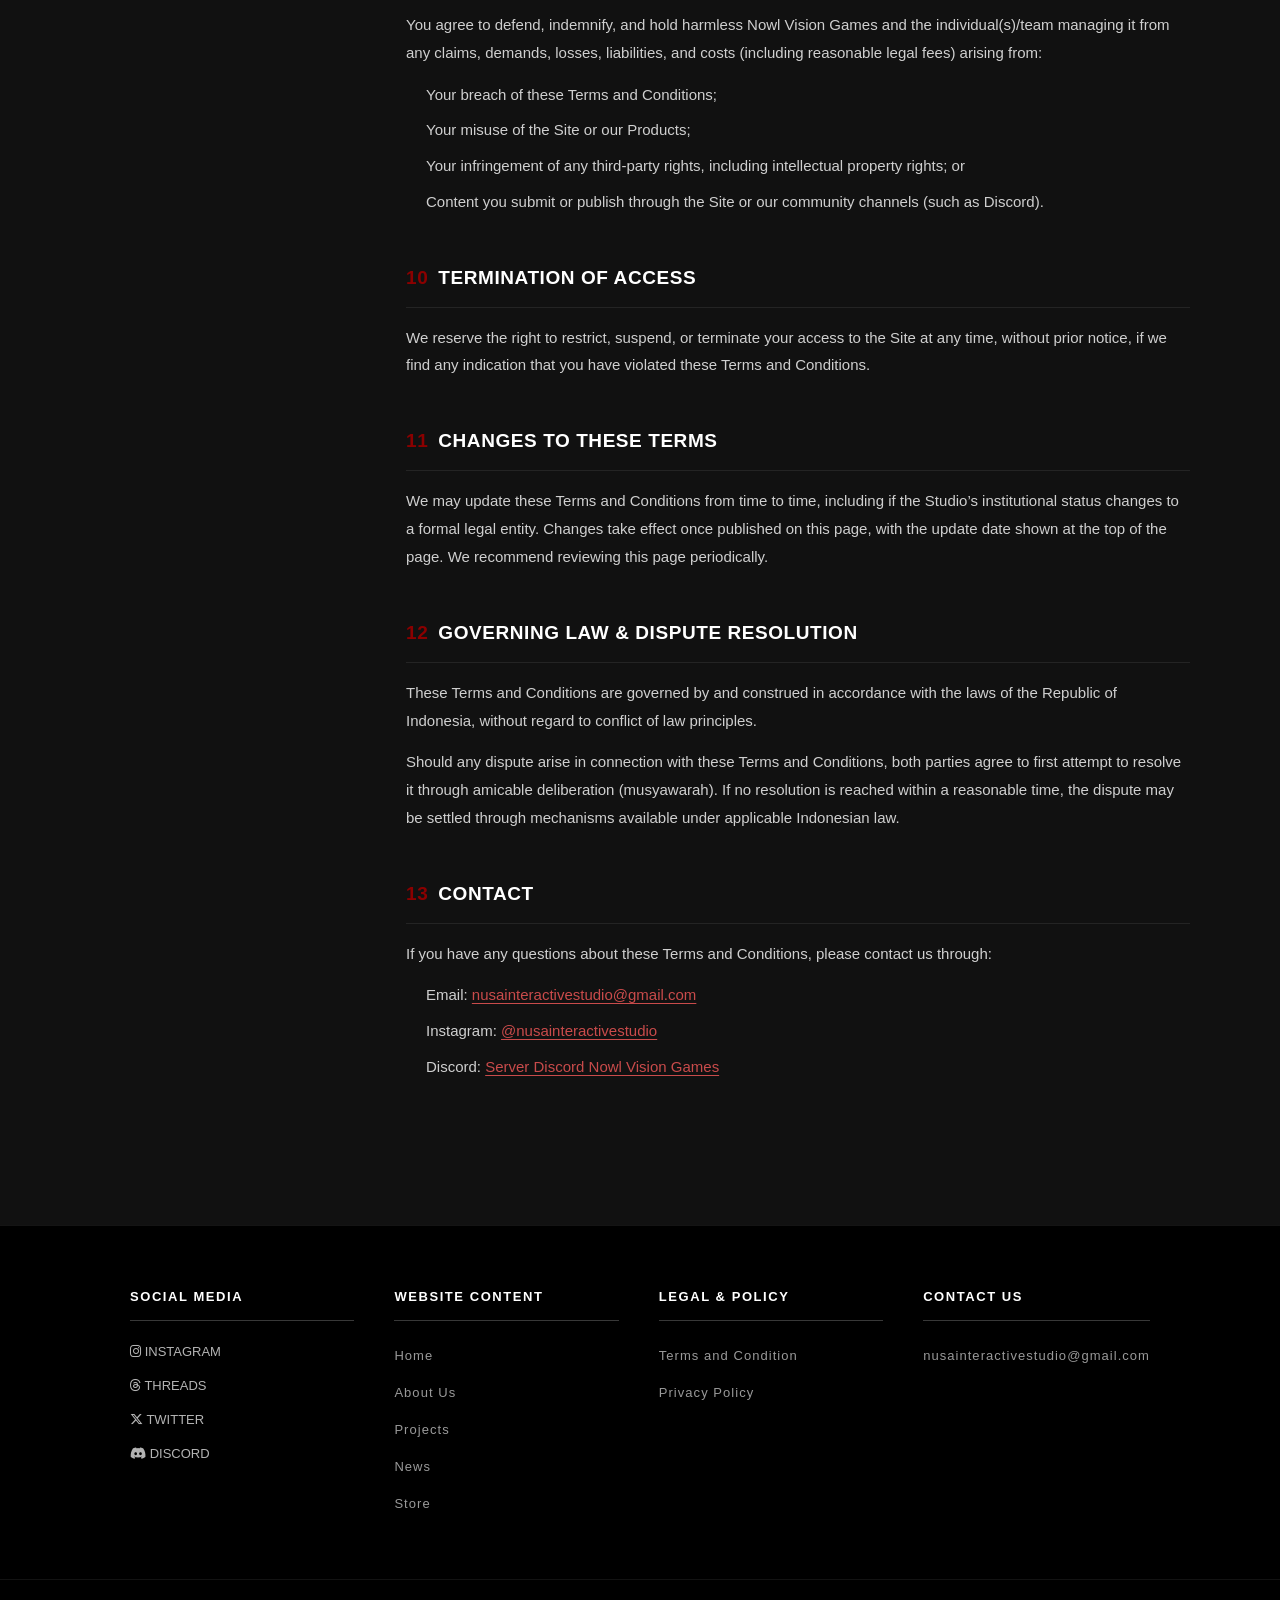
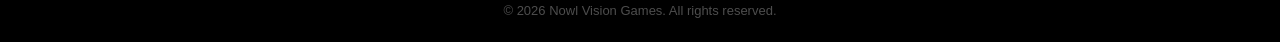
<file: terms_and_condition.html>
<!DOCTYPE html>
<html lang="en">
<head>
  <meta charset="UTF-8">
  <meta name="viewport" content="width=device-width, initial-scale=1.0">
  <title>Syarat dan Ketentuan — Nowl Vision Games</title>
  <meta name="description" content="Syarat dan Ketentuan penggunaan situs dan layanan Nowl Vision Games.">
  <meta name="robots" content="index, follow">
  <meta name="author" content="Nowl Vision Games">
  <link rel="canonical" href="https://nusainteractivestudio.com/terms_and_condition.html">

  <!-- Open Graph -->
  <meta property="og:type" content="website">
  <meta property="og:site_name" content="Nowl Vision Games">
  <meta property="og:title" content="Syarat dan Ketentuan — Nowl Vision Games">
  <meta property="og:description" content="Syarat dan Ketentuan penggunaan situs dan layanan Nowl Vision Games.">
  <meta property="og:url" content="https://nusainteractivestudio.com/terms_and_condition.html">
  <meta property="og:image" content="https://nusainteractivestudio.com/assets/logo/Main_Logo.png">
  <meta property="og:locale" content="id_ID">

  <!-- Twitter Card -->
  <meta name="twitter:card" content="summary_large_image">
  <meta name="twitter:title" content="Syarat dan Ketentuan — Nowl Vision Games">
  <meta name="twitter:description" content="Syarat dan Ketentuan penggunaan situs dan layanan Nowl Vision Games.">
  <meta name="twitter:image" content="https://nusainteractivestudio.com/assets/logo/Main_Logo.png">

  <!-- Favicons -->
  <link rel="icon" type="image/x-icon" href="assets/favicon/favicon.ico">
  <link rel="icon" type="image/png" sizes="32x32" href="assets/favicon/favicon-32x32.png">
  <link rel="icon" type="image/png" sizes="16x16" href="assets/favicon/favicon-16x16.png">
  <link rel="apple-touch-icon" sizes="180x180" href="assets/favicon/apple-touch-icon.png">
  <link rel="manifest" href="site.webmanifest">

  <link rel="stylesheet" href="css/global.css">
  <link rel="stylesheet" href="css/terms-and-condition.css">
  <link rel="stylesheet" href="https://cdnjs.cloudflare.com/ajax/libs/font-awesome/6.5.1/css/all.min.css">
</head>
<body>

<nav class="nis-navbar">
  <div class="nav-inner">
    <a href="index.html" class="nav-logo">
      <img src="assets/logo/Company_Logo_Only.png" alt="Nowl Vision Games" class="logo-img">
    </a>
    <ul class="nav-menu" id="navMenu">
      <li><a href="index.html" class="nav-link" data-t="nav-home">Home</a></li>
      <li><a href="about.html" class="nav-link" data-t="nav-about">About Us</a></li>
      <li><a href="projects.html" class="nav-link" data-t="nav-projects">Projects</a></li>
      <li><a href="news.html" class="nav-link" data-t="nav-news">News</a></li>
      <li><a href="blog.html" class ="nav-link" data-t="nav-blog">Blog</a></li>
      <li><a href="store.html" class="nav-link" data-t="nav-store">Store</a></li>
      <li class="lang-toggle">
        <button class="lang-btn active" data-lang="id">ID</button>
        <span class="lang-sep">|</span>
        <button class="lang-btn" data-lang="en">EN</button>
      </li>
    </ul>
    <button class="nav-hamburger" id="navHamburger" aria-label="Menu">
      <span></span><span></span><span></span>
    </button>
  </div>
</nav>

<!-- LEGAL HERO -->
<header class="legal-hero">
  <span class="legal-eyebrow">Legal</span>
  <h1 data-t="terms-hero-title">Syarat dan Ketentuan</h1>
  <p class="legal-updated"><span data-t="legal-updated-label">Terakhir diperbarui:</span> <span data-t="legal-updated-date">3 Juli 2026</span></p>
</header>

<!-- LEGAL BODY -->
<section class="legal-body">
  <div class="legal-wrapper">

    <!-- TOC -->
    <aside class="legal-toc">
      <h4 data-t="legal-toc-title">Daftar Isi</h4>
      <ul>
        <li><a href="#pendahuluan" data-t="terms-toc-01">1. Pendahuluan</a></li>
        <li><a href="#definisi" data-t="terms-toc-02">2. Definisi</a></li>
        <li><a href="#penggunaan-situs" data-t="terms-toc-03">3. Penggunaan Situs</a></li>
        <li><a href="#kekayaan-intelektual" data-t="terms-toc-04">4. Hak Kekayaan Intelektual</a></li>
        <li><a href="#pembelian" data-t="terms-toc-05">5. Pembelian Produk &amp; Game</a></li>
        <li><a href="#konten-pengguna" data-t="terms-toc-06">6. Konten Pengguna</a></li>
        <li><a href="#tautan-pihak-ketiga" data-t="terms-toc-07">7. Tautan Pihak Ketiga</a></li>
        <li><a href="#batasan-tanggung-jawab" data-t="terms-toc-08">8. Batasan Tanggung Jawab</a></li>
        <li><a href="#ganti-rugi" data-t="terms-toc-09">9. Ganti Rugi</a></li>
        <li><a href="#penghentian" data-t="terms-toc-10">10. Penghentian Akses</a></li>
        <li><a href="#perubahan" data-t="terms-toc-11">11. Perubahan Ketentuan</a></li>
        <li><a href="#hukum" data-t="terms-toc-12">12. Hukum yang Berlaku &amp; Penyelesaian Sengketa</a></li>
        <li><a href="#kontak" data-t="terms-toc-13">13. Kontak</a></li>
      </ul>
    </aside>

    <!-- CONTENT -->
    <article class="legal-content">

      <p class="legal-note" data-t="terms-note">
        Dokumen ini adalah kerangka umum Syarat dan Ketentuan yang disusun berdasarkan struktur situs Nowl Vision Games, dengan mempertimbangkan status Studio sebagai proyek indie yang belum berbadan hukum resmi.
        Dokumen ini <strong>bukan pengganti nasihat hukum profesional</strong>. Sebelum dipublikasikan secara resmi, sangat disarankan untuk ditinjau oleh konsultan hukum agar sesuai dengan regulasi yang berlaku di yurisdiksi Anda, terutama terkait batasan tanggung jawab dan klausul ganti rugi.
      </p>

      <section id="pendahuluan">
        <h2><span class="num">01</span><span data-t="terms-h-01">Pendahuluan</span></h2>
        <p data-t="terms-p-01-a">Selamat datang di <strong>nusainteractivestudio.com</strong> ("Situs"), yang dikelola oleh Nowl Vision Games ("kami", "Studio"). Dengan mengakses atau menggunakan Situs ini, Anda ("Pengguna") menyetujui untuk terikat dengan Syarat dan Ketentuan berikut. Jika Anda tidak menyetujui salah satu ketentuan di sini, mohon untuk tidak melanjutkan penggunaan Situs.</p>
        <p data-t="terms-p-01-b"><strong>Nowl Vision Games</strong> adalah nama proyek/brand kreatif independen (indie) yang dikelola oleh perorangan dan/atau tim developer, dan <strong>saat ini belum berbentuk badan hukum resmi</strong> (seperti PT atau CV) di Indonesia. Seluruh aktivitas, komunikasi, dan produk yang dihasilkan di bawah nama ini dijalankan atas nama proyek independen tersebut. Apabila di kemudian hari status kelembagaan berubah menjadi badan hukum resmi, Syarat dan Ketentuan ini akan diperbarui untuk mencerminkan perubahan tersebut.</p>
      </section>

      <section id="definisi">
        <h2><span class="num">02</span><span data-t="terms-h-02">Definisi</span></h2>
        <ul>
          <li data-t="terms-li-02-situs"><strong>Situs</strong> merujuk pada nusainteractivestudio.com beserta seluruh halaman dan subdomain di dalamnya.</li>
          <li data-t="terms-li-02-konten"><strong>Konten</strong> mencakup teks, gambar, video, logo, dan materi lain yang dipublikasikan di Situs.</li>
          <li data-t="terms-li-02-produk"><strong>Produk</strong> merujuk pada game dan aset digital yang dikembangkan oleh Nowl Vision Games, termasuk namun tidak terbatas pada DEMIT dan Perjanjian Gaib.</li>
          <li data-t="terms-li-02-pengguna"><strong>Pengguna</strong> adalah setiap individu yang mengakses atau berinteraksi dengan Situs.</li>
        </ul>
      </section>

      <section id="penggunaan-situs">
        <h2><span class="num">03</span><span data-t="terms-h-03">Penggunaan Situs</span></h2>
        <p data-t="terms-p-03-intro">Anda setuju untuk menggunakan Situs hanya untuk tujuan yang sah dan sesuai dengan Syarat dan Ketentuan ini. Anda dilarang untuk:</p>
        <ul>
          <li data-t="terms-li-03-a">Menggunakan Situs dengan cara yang dapat merusak, menonaktifkan, atau membebani infrastruktur kami secara berlebihan.</li>
          <li data-t="terms-li-03-b">Mencoba mengakses area Situs yang tidak diizinkan untuk publik.</li>
          <li data-t="terms-li-03-c">Menggunakan bot, scraper, atau alat otomatis lain tanpa izin tertulis dari kami.</li>
          <li data-t="terms-li-03-d">Mengunggah atau menyebarkan konten yang melanggar hukum, mengandung ujaran kebencian, atau melanggar hak pihak lain.</li>
        </ul>
      </section>

      <section id="kekayaan-intelektual">
        <h2><span class="num">04</span><span data-t="terms-h-04">Hak Kekayaan Intelektual</span></h2>
        <p data-t="terms-p-04-a">Seluruh Konten yang ada di Situs termasuk namun tidak terbatas pada logo, nama produk (DEMIT, Perjanjian Gaib), tata letak, tulisan, dan hasil komposisi visual secara keseluruhan adalah milik Nowl Vision Games atau pemberi lisensinya, dan dilindungi oleh hukum hak cipta serta kekayaan intelektual yang berlaku. Dilarang menyalin, mendistribusikan, memodifikasi, atau menggunakan kembali Konten tanpa izin tertulis dari kami, kecuali untuk keperluan pribadi dan non-komersial yang wajar (misalnya membagikan tautan Situs).</p>

        <p data-t="terms-p-04-b">Sebagian aset visual, ilustrasi, elemen desain, dan aset dalam game kami dibuat menggunakan atau menggabungkan materi berlisensi dari pihak ketiga, termasuk namun tidak terbatas pada:</p>
        <ul>
          <li data-t="terms-li-04-canva"><strong>Canva</strong> elemen grafis dan template desain yang digunakan sesuai dengan <a class="inline-link" href="https://www.canva.com/policies/content-license-agreement/" target="_blank" rel="noopener">Canva Content License Agreement</a>.</li>
          <li data-t="terms-li-04-fab"><strong>Fab (Epic Games / Unreal Engine Marketplace)</strong> aset 3D, model, tekstur, dan/atau plugin yang digunakan sesuai dengan ketentuan lisensi Fab End User License Agreement (EULA) yang berlaku pada masing-masing aset.</li>
        </ul>
        <p data-t="terms-p-04-c">Hak cipta atas materi-materi asli dari pihak ketiga tersebut tetap dipegang oleh pembuat atau pemberi lisensi aslinya, dan penggunaannya oleh Nowl Vision Games dilakukan sesuai dengan lisensi yang berlaku pada masing-masing platform. Nowl Vision Games tidak mengklaim kepemilikan eksklusif atas aset mentah pihak ketiga tersebut, namun memegang hak cipta atas hasil karya, kompilasi, kombinasi kreatif, cerita, karakter, dan keseluruhan produk game yang dibangun dari aset-aset tersebut.</p>
        <p class="legal-note" data-t="terms-note-04">Apabila Anda menemukan potensi pelanggaran lisensi terkait aset pihak ketiga di Situs atau Produk kami, silakan hubungi kami melalui kanal yang tercantum di bagian Kontak.</p>
      </section>

      <section id="pembelian">
        <h2><span class="num">05</span><span data-t="terms-h-05">Pembelian Produk &amp; Game</span></h2>
        <p data-t="terms-p-05">Pembelian game dan produk digital melalui halaman Store kami tunduk pada ketentuan platform distribusi terkait (misalnya Steam, itch.io, atau platform lain yang kami gunakan). Nowl Vision Games tidak memproses pembayaran secara langsung di Situs ini; transaksi diarahkan ke platform pihak ketiga yang memiliki kebijakan refund dan pembayarannya sendiri.</p>
      </section>

      <section id="konten-pengguna">
        <h2><span class="num">06</span><span data-t="terms-h-06">Konten Pengguna</span></h2>
        <p data-t="terms-p-06">Apabila Anda mengirimkan konten kepada kami (misalnya melalui formulir kontak, komunitas Discord, atau media sosial kami), Anda menjamin bahwa konten tersebut tidak melanggar hak pihak ketiga dan memberikan kami izin non-eksklusif untuk menggunakannya sepanjang berkaitan dengan aktivitas promosi atau pengembangan komunitas Studio.</p>
      </section>

      <section id="tautan-pihak-ketiga">
        <h2><span class="num">07</span><span data-t="terms-h-07">Tautan Pihak Ketiga</span></h2>
        <p data-t="terms-p-07">Situs kami dapat memuat tautan ke platform pihak ketiga seperti Instagram, Discord, atau toko digital. Kami tidak bertanggung jawab atas konten, kebijakan privasi, atau praktik dari situs pihak ketiga tersebut. Akses terhadap tautan tersebut sepenuhnya menjadi risiko Anda sendiri.</p>
      </section>

      <section id="batasan-tanggung-jawab">
        <h2><span class="num">08</span><span data-t="terms-h-08">Batasan Tanggung Jawab</span></h2>
        <p data-t="terms-p-08-a">Situs, Konten, dan Produk disediakan <strong>"sebagaimana adanya" ("as is") dan "sebagaimana tersedia" ("as available")</strong>, tanpa jaminan dalam bentuk apa pun, baik tersurat maupun tersirat, termasuk namun tidak terbatas pada jaminan kelayakan untuk tujuan tertentu, ketiadaan gangguan (bug), atau ketepatan informasi.</p>
        <p data-t="terms-p-08-b">Sepanjang diizinkan oleh hukum yang berlaku, Nowl Vision Games termasuk perorangan/tim yang mengelolanya <strong>tidak bertanggung jawab</strong> atas segala bentuk kerugian langsung, tidak langsung, insidental, khusus, konsekuensial, atau kerugian lain apa pun (termasuk namun tidak terbatas pada kehilangan data, kehilangan keuntungan, kerusakan perangkat, atau gangguan bisnis) yang timbul dari atau berkaitan dengan penggunaan atau ketidakmampuan menggunakan Situs maupun Produk kami, sekalipun kami telah diberitahu mengenai kemungkinan terjadinya kerugian tersebut.</p>
        <p data-t="terms-p-08-c">Karena Nowl Vision Games dijalankan sebagai proyek independen tanpa modal usaha formal, apabila terdapat kewajiban ganti rugi yang secara hukum tetap berlaku terlepas dari batasan di atas, maka total tanggung jawab kami kepada Anda dibatasi maksimal sejumlah nilai yang Anda bayarkan kepada kami untuk Produk terkait dalam 12 (dua belas) bulan terakhir, atau sejumlah Rp0 (nol rupiah) apabila Produk atau layanan tersebut diakses secara gratis.</p>
      </section>

      <section id="ganti-rugi">
        <h2><span class="num">09</span><span data-t="terms-h-09">Ganti Rugi</span></h2>
        <p data-t="terms-p-09-intro">Anda setuju untuk membela, mengganti rugi, dan membebaskan Nowl Vision Games beserta perorangan/tim yang mengelolanya dari segala klaim, tuntutan, kerugian, kewajiban, dan biaya (termasuk biaya hukum yang wajar) yang timbul akibat:</p>
        <ul>
          <li data-t="terms-li-09-a">Pelanggaran Anda terhadap Syarat dan Ketentuan ini;</li>
          <li data-t="terms-li-09-b">Penyalahgunaan Situs atau Produk kami oleh Anda;</li>
          <li data-t="terms-li-09-c">Pelanggaran Anda terhadap hak pihak ketiga, termasuk hak kekayaan intelektual; atau</li>
          <li data-t="terms-li-09-d">Konten yang Anda kirimkan atau publikasikan melalui Situs atau kanal komunitas kami (misalnya Discord).</li>
        </ul>
      </section>

      <section id="penghentian">
        <h2><span class="num">10</span><span data-t="terms-h-10">Penghentian Akses</span></h2>
        <p data-t="terms-p-10">Kami berhak untuk membatasi, menangguhkan, atau menghentikan akses Anda ke Situs kapan saja, tanpa pemberitahuan sebelumnya, apabila kami menemukan indikasi pelanggaran terhadap Syarat dan Ketentuan ini.</p>
      </section>

      <section id="perubahan">
        <h2><span class="num">11</span><span data-t="terms-h-11">Perubahan Ketentuan</span></h2>
        <p data-t="terms-p-11">Kami dapat memperbarui Syarat dan Ketentuan ini dari waktu ke waktu, termasuk apabila status kelembagaan Studio berubah menjadi badan hukum resmi. Perubahan akan berlaku sejak dipublikasikan di halaman ini, dengan tanggal pembaruan tercantum di bagian atas halaman. Kami menyarankan Anda meninjau halaman ini secara berkala.</p>
      </section>

      <section id="hukum">
        <h2><span class="num">12</span><span data-t="terms-h-12">Hukum yang Berlaku &amp; Penyelesaian Sengketa</span></h2>
        <p data-t="terms-p-12-a">Syarat dan Ketentuan ini diatur dan ditafsirkan berdasarkan hukum yang berlaku di Republik Indonesia, tanpa memperhatikan pertentangan aturan hukum.</p>
        <p data-t="terms-p-12-b">Apabila timbul perselisihan terkait Syarat dan Ketentuan ini, kedua belah pihak sepakat untuk terlebih dahulu menyelesaikannya secara musyawarah untuk mufakat. Apabila penyelesaian secara musyawarah tidak tercapai dalam waktu yang wajar, sengketa dapat diselesaikan melalui mekanisme yang sesuai dengan hukum yang berlaku di Indonesia.</p>
      </section>

      <section id="kontak">
        <h2><span class="num">13</span><span data-t="terms-h-13">Kontak</span></h2>
        <p data-t="terms-p-13-intro">Jika Anda memiliki pertanyaan mengenai Syarat dan Ketentuan ini, silakan hubungi kami melalui:</p>
        <ul>
          <li>Email: <a class="inline-link" href="mailto:nusainteractivestudio@gmail.com">nusainteractivestudio@gmail.com</a></li>
          <li>Instagram: <a class="inline-link" href="https://instagram.com/nusainteractivestudio" target="_blank" rel="noopener">@nusainteractivestudio</a></li>
          <li>Discord: <a class="inline-link" href="https://discord.gg/695zp4NkKe" target="_blank" rel="noopener">Server Discord Nowl Vision Games</a></li>
        </ul>
      </section>

    </article>
  </div>
</section>

<button class="legal-top-btn" id="legalTopBtn" aria-label="Kembali ke atas">
  <i class="fa-solid fa-arrow-up"></i>
</button>

<footer class="nis-footer">
  <div class="footer-inner">
    <div class="footer-col">
      <h4 class="footer-heading" data-t="foot-social">Social Media</h4>
      <div class="footer-divider"></div>
      <ul class="social-list">
        <li>
          <a href="https://instagram.com/nusainteractivestudio" target="_blank" rel="noopener">
            <i class="fa-brands fa-instagram social-icon"></i>
            <span>INSTAGRAM</span>
          </a>
        </li>
        <li>
          <a href="#" target="_blank" rel="noopener" aria-label="Threads">
            <i class="fa-brands fa-threads social-icon"></i>
            <span>THREADS</span>
          </a>
        </li>
        <li>
          <a href="#" target="_blank" rel="noopener" aria-label="X / Twitter">
            <i class="fa-brands fa-x-twitter social-icon"></i>
            <span>TWITTER</span>
          </a>
        </li>
        <li>
          <a href="https://discord.gg/695zp4NkKe" target="_blank" rel="noopener" aria-label="Discord">
            <i class="fa-brands fa-discord social-icon"></i>
            <span>DISCORD</span>
          </a>
        </li>
      </ul>
    </div>
    <div class="footer-col">
      <h4 class="footer-heading" data-t="foot-content">Website Content</h4>
      <div class="footer-divider"></div>
      <ul class="footer-links">
        <li><a href="index.html" data-t="nav-home">HOME</a></li>
        <li><a href="about.html" data-t="nav-about">ABOUT US</a></li>
        <li><a href="projects.html" data-t="nav-projects">PROJECTS</a></li>
        <li><a href="news.html" data-t="nav-news">NEWS</a></li>
        <li><a href="store.html" data-t="nav-store">STORE</a></li>
      </ul>
    </div>
    <div class="footer-col">
      <h4 class="footer-heading" data-t="foot-legal">Legal &amp; Policy</h4>
      <div class="footer-divider"></div>
      <ul class="footer-links">
        <li><a href="terms_and_condition.html" data-t="foot-terms">TERMS AND CONDITION</a></li>
        <li><a href="privacy_and_policy.html" data-t="foot-privacy">PRIVACY POLICY</a></li>
      </ul>
    </div>
    <div class="footer-col">
      <h4 class="footer-heading" data-t="foot-games">Contact Us</h4>
      <div class="footer-divider"></div>
      <ul class="footer-links">
        <li><a class="inline-link" href="mailto:nusainteractivestudio@gmail.com">nusainteractivestudio@gmail.com</a></li>
      </ul>
    </div>
  </div>
  <div class="footer-bottom">
    <p>&copy; 2026 Nowl Vision Games. All rights reserved.</p>
  </div>
</footer>

<script src="js/global.js"></script>
<script src="js/terms-and-condition.js"></script>
</body>
</html>
</file>
<file: css/global.css>
/* ============================================================
   NOWL VISION GAMES — GLOBAL CSS
   ============================================================ */

/* ---- Reset ---- */
*, *::before, *::after { box-sizing: border-box; margin: 0; padding: 0; }

/* Visually hidden but accessible to screen readers / search engines */
.sr-only {
  position: absolute;
  width: 1px; height: 1px;
  padding: 0; margin: -1px;
  overflow: hidden;
  clip: rect(0, 0, 0, 0);
  white-space: nowrap;
  border: 0;
}
html { scroll-behavior: smooth; }
body {
  background: #111111;
  color: #fff;
  font-family: 'Bahnschrift', 'DIN Alternate', 'Arial Narrow', sans-serif;
  font-size: 16px;
  font-style: normal;
  line-height: 1.7;
  min-height: 100vh;
}
img { display: block; max-width: 100%; }
a { color: inherit; text-decoration: none; }
ul { list-style: none; }

/* Pastikan semua elemen tidak italic secara default */
p, span, td, th, li, div, h1, h2, h3, h4, h5, h6, a, button {
  font-style: normal;
}

/* ---- Font roles ---- */
h1, h2, h3,
.nav-link,
.btn-cta, .btn-apply, .btn-steam, .btn-detail, .btn-project,
.section-title, .page-hero-title,
.footer-heading, .tab-btn {
  font-family: 'Bahnschrift', 'DIN Alternate', 'Arial Narrow', sans-serif;
  font-style: normal;
}

/* ---- Type scale ---- */
h1, .page-hero-title { font-size: 48px; letter-spacing: .04em; }
h2, .section-title   { font-size: 24px; letter-spacing: .06em; }
h3                   { font-size: 20px; }
.nav-link            { font-size: 16px; }

/* ---- Layout ---- */
.container { max-width: 1100px; margin: 0 auto; padding: 0 40px; }
.section { padding: 80px 0; }
.section-title { text-align: center; margin-bottom: 10px; text-transform: uppercase; }
.section-underline { width: 80px; height: 2px; background: #fff; margin: 0 auto 52px; }

/* ============================================================
   NAVBAR
   ============================================================ */
.nis-navbar {
  position: fixed;
  top: 0; left: 0; right: 0;
  z-index: 1000;
  background: transparent;
  backdrop-filter: blur(8px);
  -webkit-backdrop-filter: blur(8px);
  border-bottom: 0px;
  transition: background .3s;
}
.nis-navbar.scrolled { background: rgba(0,0,0,.96); }

.nav-inner {
  display: flex;
  align-items: center;
  justify-content: space-between;
  max-width: 1200px;
  margin: 0 auto;
  padding: 6px 32px;
}

.nav-logo { display: flex; align-items: center; gap: 10px; }
.logo-img { height: 42px; width: auto; object-fit: contain; }

.nav-menu { display: flex; align-items: center; gap: 28px; }
.nav-link {
  font-size: 16px;
  font-style: normal;
  text-transform: uppercase;
  letter-spacing: .06em;
  color: #fff;
  transition: color .2s;
  position: relative;
  padding-bottom: 2px;
}
.nav-link::after {
  content: '';
  position: absolute;
  bottom: -3px; left: 0; right: 0;
  height: 2px; background: #8B0000;
  transform: scaleX(0); transform-origin: left;
  transition: transform .25s;
}
.nav-link:hover             { color: #8B0000; }
.nav-link:hover::after      { transform: scaleX(1); }
.nav-link.active            { color: #8B0000; }
.nav-link.active::after     { transform: scaleX(1); }

.lang-toggle { display: flex; align-items: center; gap: 4px; }
.lang-btn {
  font-family: 'Bahnschrift', 'DIN Alternate', 'Arial Narrow', sans-serif;
  font-size: 14px;
  font-style: normal;
  color: rgba(255,255,255,.45);
  cursor: pointer;
  border: none; background: none; padding: 0;
  transition: color .2s;
}
.lang-btn:hover, .lang-btn.active { color: #8B0000; }
.lang-sep { color: rgba(255,255,255,.2); font-size: 13px; }

.nav-hamburger {
  display: none;
  flex-direction: column;
  gap: 5px;
  background: none; border: none;
  cursor: pointer; padding: 4px;
}
.nav-hamburger span {
  display: block; width: 26px; height: 2px;
  background: #fff;
  transition: transform .3s, opacity .3s;
}
.nav-hamburger.open span:nth-child(1) { transform: translateY(7px) rotate(45deg); }
.nav-hamburger.open span:nth-child(2) { opacity: 0; }
.nav-hamburger.open span:nth-child(3) { transform: translateY(-7px) rotate(-45deg); }

/* ---- Page hero (non-home pages) ---- */
.page-hero {
  position: relative;
  height: 280px;
  display: flex;
  align-items: flex-end;
  justify-content: center;
  padding-bottom: 40px;
  margin-top: 63px;
  overflow: hidden;
  background: #000;
}
.page-hero .hero-bg-img {
  position: absolute; inset: 0;
  width: 100%; height: 100%;
  object-fit: cover; opacity: .4;
}
.page-hero-overlay { position: absolute; inset: 0; background: rgba(0,0,0,.55); }
.page-hero-text    { position: relative; z-index: 1; text-align: center; }
.page-hero-title   { font-size: 48px; color: #fff; text-transform: uppercase; font-style: normal; }
.page-hero-sub     { margin-top: 6px; font-size: 18px; color: rgba(255,255,255,.65); font-style: normal; }

/* ---- Buttons ---- */
.btn-cta, .btn-apply, .btn-steam, .btn-detail, .btn-project {
  display: inline-block;
  border: 2px solid #fff;
  color: #fff;
  font-family: 'Bahnschrift', 'DIN Alternate', 'Arial Narrow', sans-serif;
  font-size: 14px;
  font-style: normal;
  letter-spacing: .1em;
  text-transform: uppercase;
  cursor: pointer;
  background: transparent;
  border-radius: 0;
  transition: background .2s, border-color .2s;
  padding: 12px 28px;
}
.btn-cta:hover, .btn-detail:hover, .btn-project:hover {
  background: #8B0000; border-color: #8B0000; color: #fff;
}
.btn-apply       { padding: 8px 20px; font-size: 12px; }
.btn-apply:hover { background: #8B0000; border-color: #8B0000; }
.btn-steam       { background: #8B0000; border-color: #8B0000; color: #fff; }
.btn-steam:hover { background: #6b0000; border-color: #6b0000; }

/* ============================================================
   CAROUSEL (shared: Our Projects, Division, ...)
   ============================================================ */
.carousel-wrapper { position: relative; }
.carousel-track-outer { overflow: hidden; }
.carousel-track {
  display: flex;
  gap: 4px;
  transition: transform .42s cubic-bezier(.4,0,.2,1);
}
.carousel-arrow {
  position: absolute;
  top: 50%;
  transform: translateY(-50%);
  z-index: 3;
  background: rgba(0,0,0,.55);
  border: 1px solid rgba(255,255,255,.2);
  box-shadow: 0 2px 10px rgba(0,0,0,.45);
  color: #fff; font-size: 20px;
  width: 44px; height: 44px;
  display: flex; align-items: center; justify-content: center;
  cursor: pointer; flex-shrink: 0;
  border-radius: 0;
  transition: background .2s, border-color .2s;
}
.carousel-prev { left: 12px; }
.carousel-next { right: 12px; }
.carousel-arrow:hover    { background: #8B0000; border-color: #8B0000; }
.carousel-arrow:disabled { opacity: .3; cursor: default; }
.carousel-dots { display: flex; justify-content: center; gap: 8px; margin-top: 20px; }
.carousel-dot {
  width: 10px; height: 10px;
  border-radius: 50%;
  background: rgba(255,255,255,.25);
  cursor: pointer; border: none;
  transition: background .2s;
}
.carousel-dot.active { background: #fff; }

/* ============================================================
   FOOTER
   ============================================================ */
.nis-footer {
  background: #000;
  padding: 60px 0 0;
  border-top: 1px solid rgba(255,255,255,.08);
}
.footer-inner {
  display: grid;
  grid-template-columns: repeat(4, 1fr);
  gap: 40px;
  max-width: 1100px;
  margin: 0 auto;
  padding: 0 40px 52px;
}
.footer-heading {
  font-family: 'Bahnschrift', 'DIN Alternate', 'Arial Narrow', sans-serif;
  font-size: 13px;
  font-style: normal;
  letter-spacing: .12em;
  text-transform: uppercase;
  margin-bottom: 12px;
}
.footer-divider { width: 100%; height: 1px; background: rgba(255,255,255,.22); margin-bottom: 20px; }

.social-list li { display: flex; align-items: center; gap: 10px; margin-bottom: 12px; font-size: 13px; font-style: normal; }
.social-icon-img { width: 20px; height: 20px; object-fit: contain; opacity: .8; flex-shrink: 0; }
.social-list a   { color: rgba(255,255,255,.7); transition: color .2s; }
.social-list a:hover { color: #8B0000; }

.footer-links li    { margin-bottom: 10px; }
.footer-links a {
  font-family: 'Bahnschrift', 'DIN Alternate', 'Arial Narrow', sans-serif;
  font-size: 13px;
  font-style: normal;
  letter-spacing: .08em;
  color: rgba(255,255,255,.6);
  transition: color .2s;
}
.footer-links a:hover { color: #8B0000; }
.footer-bottom {
  border-top: 1px solid rgba(255,255,255,.07);
  padding: 20px;
  text-align: center;
  font-size: 13px;
  font-style: normal;
  color: rgba(255,255,255,.3);
}

/* ---- Careers table (shared) ---- */
.careers-table-wrap { overflow-x: auto; }
.careers-table { width: 100%; border-collapse: collapse; }
.careers-table thead tr { border-bottom: 2px solid rgba(255,255,255,.18); }
.careers-table th {
  font-family: 'Bahnschrift', 'DIN Alternate', 'Arial Narrow', sans-serif;
  font-size: 14px; font-style: normal;
  letter-spacing: .06em;
  text-align: left; padding: 14px 16px;
  color: rgba(255,255,255,.55);
}
.careers-table td {
  padding: 18px 16px;
  border-bottom: 1px solid rgba(255,255,255,.07);
  font-size: 15px;
  font-style: normal;
}
.careers-table tbody tr:hover { background: rgba(255,255,255,.02); }

.division-tabs { display: flex; gap: 28px; flex-wrap: wrap; border-bottom: 1px solid rgba(255,255,255,.13); }
.tab-btn {
  background: none; border: none;
  color: rgba(255,255,255,.5);
  font-family: 'Bahnschrift', 'DIN Alternate', 'Arial Narrow', sans-serif;
  font-size: 14px; font-style: normal;
  letter-spacing: .06em;
  padding: 14px 0; cursor: pointer;
  position: relative; transition: color .2s;
}
.tab-btn::after {
  content: ''; position: absolute;
  bottom: -1px; left: 0; right: 0;
  height: 2px; background: #8B0000;
  transform: scaleX(0); transition: transform .2s;
}
.tab-btn:hover, .tab-btn.active      { color: #8B0000; }
.tab-btn.active::after               { transform: scaleX(1); }

/* ============================================================
   RESPONSIVE
   ============================================================ */
@media (max-width: 900px) {
  .footer-inner { grid-template-columns: repeat(2,1fr); }
}
@media (max-width: 768px) {
  .nav-menu {
    display: none;
    position: absolute;
    top: 63px; left: 0; right: 0;
    background: rgba(0,0,0,.97);
    flex-direction: column; align-items: flex-start;
    padding: 20px 24px; gap: 20px;
  }
  .nav-menu.open  { display: flex; }
  .nav-hamburger  { display: flex; }
  h1, .page-hero-title { font-size: 36px; }
  h2, .section-title   { font-size: 20px; }
  .section    { padding: 52px 0; }
  .container  { padding: 0 20px; }
  .footer-inner { padding: 0 20px 40px; }
}
@media (max-width: 480px) {
  .footer-inner { grid-template-columns: 1fr; }
}
</file>
<file: css/about.css>
/* ===== ABOUT.CSS ===== */

.about-intro-section { background: #111111; }
.about-intro {
  display: grid;
  grid-template-columns: minmax(220px, 260px) 1fr;
  gap: 48px;
  align-items: start;
}
.about-text p {
  font-size: 20px;
  font-style: normal;
  line-height: 1.9;
  margin-bottom: 22px;
  color: rgba(255,255,255,.9);
}

/* ===== Founder ===== */
.founder-card {
  display: flex;
  flex-direction: column;
  align-items: flex-start;
  gap: 16px;
}
.founder-img-wrap {
  width: 230px;
  height: 300px;
  overflow: hidden;
  background: #1a1a1a;
  border: 2px solid rgba(255,255,255,.15);
}
.founder-img-wrap img { width: 100%; height: 100%; object-fit: cover; }
.founder-info { text-align: left; }
.founder-name {
  color: #fff;
  font-size: 1.6rem;
  letter-spacing: .5px;
  margin: 0 0 6px 0;
}
.founder-title {
  color: rgba(255,255,255,.7);
  font-size: 1.1rem;
  margin: 0;
}

.vm-section { background: #000; }
.vm-grid { display: grid; grid-template-columns: 1fr 1fr; gap: 4px; align-items: stretch; }
.vm-card { background: #1a1a1a; }
.vm-card img { width: 100%; height: 100%; object-fit: cover; }

.corevals-section { background: #111111; }
.corevals-img { background: #1a1a1a; overflow: hidden; }
.corevals-img img { width: 100%; max-height: 380px; object-fit: cover; }

.division-section { background: #000; }
.carousel-slide { flex: 0 0 calc(33.333% - 3px); }
.division-card { position: relative; background: #1a1a1a; overflow: hidden; aspect-ratio: 4/3; }
.division-card img { width: 100%; height: 100%; object-fit: cover; transition: transform .4s; }
.division-card:hover img { transform: scale(1.05); }
.division-label {
  position: absolute; bottom: 0; left: 0; right: 0;
  background: rgba(0,0,0,.7);
  padding: 10px 14px;
  font-family: 'Bahnschrift', 'DIN Alternate', 'Arial Narrow', sans-serif;
  font-size: 28px;
  font-style: normal;
  letter-spacing: .06em;
  color: #fff;
}

@media (max-width: 768px) {
  .about-intro   { grid-template-columns: 1fr; gap: 32px; }
  .vm-grid       { grid-template-columns: 1fr; }
  .vm-card {
    min-height: auto;
    height: auto;
  }
}
@media (max-width: 900px) {
  .carousel-slide { flex: 0 0 100%; }
}

.vm-card {
  padding: 32px;
  display: flex;
  flex-direction: column;
}

.vm-card-title {
  color: #fff;
  font-size: 1.4rem;
  margin-bottom: 16px;
  letter-spacing: 1px;
}

.vm-card-text {
  color: rgba(255, 255, 255, 0.8);
  line-height: 1.7;
  font-size: 1.1rem;  
}

.vm-card-list {
  list-style: none;
  padding: 0;
  margin: 0;
  color: rgba(255, 255, 255, 0.8);
  line-height: 1.7;
  counter-reset: mission-counter;
  font-size: 1.1rem; 
}

.vm-card-list li {
  position: relative;
  padding-left: 28px;
  margin-bottom: 12px;
  counter-increment: mission-counter;
}

.vm-card-list li::before {
  content: counter(mission-counter) ".";
  position: absolute;
  left: 0;
  color: #fff;
  font-weight: 700;
}

.corevals-grid {
  display: grid;
  grid-template-columns: repeat(4, 1fr);
  gap: 24px;
}

@media (max-width: 900px) {
  .corevals-grid {
    grid-template-columns: repeat(2, 1fr);
  }
}

@media (max-width: 560px) {
  .corevals-grid {
    grid-template-columns: 1fr;
  }
}

.coreval-card {
  background: #1a1a1a;
  border: 1px solid rgba(255, 255, 255, 0.08);
  border-radius: 8px;
  padding: 28px 24px;
  text-align: left;
}

.coreval-letter {
  display: inline-block;
  font-size: 2.4rem;
  font-weight: 700;
  color: #fff;
  line-height: 1;
  margin-bottom: 12px;
}

.coreval-title {
  color: #fff;
  font-size: 1.05rem;
  margin-bottom: 12px;
  letter-spacing: 0.5px;
}

.coreval-text {
  color: rgba(255, 255, 255, 0.75);
  font-size: 0.92rem;
  line-height: 1.6;
}

.social-list {
  display: flex;
  flex-direction: column; /* atau row kalau mau sejajar horizontal semua item */
  gap: 12px;
  list-style: none;
}

.social-list a {
  display: flex;
  align-items: center;
  gap: 8px;
  text-decoration: none;
  color: inherit;
}

.social-icon {
  font-size: 20px;
  width: 24px; /* biar semua icon punya lebar sama, teks jadi rata */
  text-align: center;
}

.social-list a:hover {
  color: #880000; /* opsional, warna hover */
}

.social-list a span {
  font-family: 'Bahnschrift', 'DIN Alternate', 'Arial Narrow', sans-serif;
}
</file>
<file: css/blog.css>
/* ===== BLOG.CSS ===== */

/* --- Reading progress bar --- */
.read-progress {
  position: fixed;
  top: 0; left: 0;
  height: 3px;
  width: 0%;
  background: #880000;
  z-index: 999;
  transition: width .1s linear;
}

/* --- Tags (shared: listing card + article top) --- */
.tag {
  display: inline-block;
  padding: 5px 14px;
  font-size: .78rem;
  letter-spacing: .04em;
  border-radius: 999px;
  border: 1px solid rgba(255,255,255,.15);
  color: #fff;
}
.tag-red  { background: rgba(136,0,0,.35); border-color: rgba(136,0,0,.6); }
.tag-gold { background: rgba(180,140,30,.25); border-color: rgba(180,140,30,.5); }
.tag-blue { background: rgba(30,90,180,.25); border-color: rgba(30,90,180,.5); }

/* ============================================================
   BLOG LISTING (blog.html)
   ============================================================ */
.blog-list-section { background: #111111; }

.blog-filter {
  display: flex;
  flex-wrap: wrap;
  gap: 10px;
  margin-bottom: 32px;
}
.blog-filter-btn {
  background: transparent;
  border: 1px solid rgba(255,255,255,.2);
  color: rgba(255,255,255,.75);
  padding: 8px 18px;
  border-radius: 999px;
  font-size: .85rem;
  cursor: pointer;
  transition: all .2s;
}
.blog-filter-btn:hover { border-color: #880000; color: #fff; }
.blog-filter-btn.active { background: #880000; border-color: #880000; color: #fff; }

.blog-grid {
  display: grid;
  grid-template-columns: repeat(auto-fill, minmax(300px, 1fr));
  gap: 28px;
}

.blog-card {
  display: block;
  background: #1a1a1a;
  border: 1px solid rgba(255,255,255,.08);
  border-radius: 10px;
  overflow: hidden;
  text-decoration: none;
  transition: transform .25s, border-color .25s;
}
.blog-card:hover { transform: translateY(-4px); border-color: rgba(136,0,0,.5); }

.blog-card-img-wrap { aspect-ratio: 16/9; overflow: hidden; background: #0d0d0d; }
.blog-card-img-wrap img { width: 100%; height: 100%; object-fit: cover; }

.blog-card-body { padding: 20px; }
.blog-card-body .tag { margin-bottom: 12px; }

.blog-card-title {
  color: #fff;
  font-size: 1.15rem;
  line-height: 1.4;
  margin: 0 0 10px 0;
}
.blog-card-excerpt {
  color: rgba(255,255,255,.65);
  font-size: .92rem;
  line-height: 1.6;
  margin: 0 0 14px 0;
}
.blog-card-meta {
  display: flex;
  align-items: center;
  gap: 8px;
  color: rgba(255,255,255,.45);
  font-size: .8rem;
}
.meta-dot { opacity: .5; }

/* ============================================================
   ARTICLE PAGE (article-template.html)
   ============================================================ */
.article-main { background: #111111; padding: 140px 0 5rem; }

@media (max-width: 768px) {
  .article-main { padding-top: 110px; }
}

.article-wrap {
  max-width: 760px;
  margin: 0 auto;
  padding: 0 24px;
}

.article-top {
  display: flex;
  align-items: center;
  justify-content: space-between;
  flex-wrap: wrap;
  gap: 12px;
  margin-bottom: 20px;
}

.share-btn {
  background: transparent;
  border: 1px solid rgba(255,255,255,.2);
  color: rgba(255,255,255,.8);
  padding: 8px 16px;
  border-radius: 8px;
  font-size: .82rem;
  cursor: pointer;
  transition: all .2s;
}
.share-btn:hover { border-color: #880000; color: #fff; }

.article-title {
  color: #fff;
  font-size: 2.2rem;
  line-height: 1.3;
  margin: 0 0 20px 0;
}

.article-lead {
  color: rgba(255,255,255,.75);
  font-size: 1.15rem;
  line-height: 1.75;
  margin-bottom: 28px;
}

.article-meta {
  display: flex;
  align-items: center;
  gap: 14px;
  flex-wrap: wrap;
  padding: 16px 0;
  border-top: 1px solid rgba(255,255,255,.1);
  border-bottom: 1px solid rgba(255,255,255,.1);
  margin-bottom: 28px;
}
.author-avatar {
  width: 44px; height: 44px;
  border-radius: 50%;
  background: #880000;
  color: #fff;
  display: flex; align-items: center; justify-content: center;
  font-weight: 700;
  flex-shrink: 0;
}
.author-name { color: #fff; font-size: .92rem; font-weight: 600; }
.article-date { color: rgba(255,255,255,.5); font-size: .8rem; }
.meta-divider { width: 1px; height: 28px; background: rgba(255,255,255,.15); }
.read-time { color: rgba(255,255,255,.6); font-size: .85rem; }

.article-figure {
  margin: 0 auto;
  text-align: center;
}

.article-hero {
  width: 100%;
  border-radius: 10px;
  margin-bottom: 32px;
  display: block;
}

.toc {
  background: #1a1a1a;
  border: 1px solid rgba(255,255,255,.08);
  border-left: 3px solid #880000;
  border-radius: 8px;
  padding: 22px 24px;
  margin-bottom: 32px;
}
.toc-title { color: #fff; font-weight: 700; margin-bottom: 12px; font-size: .95rem; letter-spacing: .04em; }
.toc ol { margin: 0; padding-left: 20px; }
.toc li { margin-bottom: 8px; }
.toc a { color: rgba(255,255,255,.7); text-decoration: none; font-size: .92rem; }
.toc a:hover { color: #fff; text-decoration: underline; }

.article-content { color: rgba(255,255,255,.85); font-size: 1.05rem; line-height: 1.85; }
.article-content h2 {
  color: #fff;
  font-size: 1.5rem;
  margin: 40px 0 16px;
  padding-bottom: 10px;
  border-bottom: 2px solid rgba(136,0,0,.5);
}
.article-content h3 { color: #fff; font-size: 1.2rem; margin: 28px 0 12px; }
.article-content p { margin-bottom: 18px; }
.article-content strong { color: #fff; }
.article-content ul, .article-content ol { margin: 0 0 18px; padding-left: 22px; }
.article-content li { margin-bottom: 10px; }
.article-content a { color: #ff6b6b; }

.stat-image-wrap { margin: 28px 0; }
.stat-image-wrap img { width: 100%; border-radius: 8px; }
.img-caption { color: rgba(255,255,255,.5); font-size: .82rem; text-align: center; margin-top: 8px; }

.insight-grid {
  display: grid;
  grid-template-columns: repeat(auto-fit, minmax(200px, 1fr));
  gap: 18px;
  margin: 24px 0;
}
.insight-item {
  background: #1a1a1a;
  border: 1px solid rgba(255,255,255,.08);
  border-radius: 8px;
  padding: 20px;
}
.insight-icon { font-size: 1.4rem; color: #880000; display: block; margin-bottom: 10px; }
.insight-body h4 { color: #fff; font-size: 1rem; margin: 0 0 8px; }
.insight-body p { color: rgba(255,255,255,.65); font-size: .88rem; line-height: 1.6; margin: 0; }

.highlight-box {
  background: rgba(136,0,0,.12);
  border-left: 3px solid #880000;
  border-radius: 6px;
  padding: 18px 22px;
  margin: 24px 0;
}
.highlight-box p { margin: 0; color: rgba(255,255,255,.9); }

.warn-box, .danger-box {
  border-radius: 6px;
  padding: 18px 22px;
  margin: 24px 0;
  border-left: 3px solid;
}
.warn-box   { background: rgba(180,140,30,.12); border-color: #b48c1e; }
.danger-box { background: rgba(180,20,20,.15); border-color: #b41414; }
.warn-box .box-label, .danger-box .box-label {
  font-weight: 700; font-size: .85rem; margin-bottom: 8px; color: #fff;
}
.warn-box p, .danger-box p { margin: 0; color: rgba(255,255,255,.85); font-size: .95rem; }

.source-strip {
  background: #1a1a1a;
  border-radius: 8px;
  padding: 20px 24px;
  margin: 32px 0;
}
.source-label { color: #fff; font-weight: 700; font-size: .9rem; margin-bottom: 10px; }
.source-strip ul { list-style: none; padding: 0; margin: 0; }
.source-strip li { margin-bottom: 8px; font-size: .88rem; }
.source-strip a { color: rgba(255,255,255,.65); text-decoration: none; }
.source-strip a:hover { color: #ff6b6b; }

.article-divider { height: 1px; background: rgba(255,255,255,.1); margin: 32px 0; }

.article-tags { display: flex; flex-wrap: wrap; gap: 10px; margin-bottom: 32px; }
.art-tag {
  background: #1a1a1a;
  border: 1px solid rgba(255,255,255,.12);
  color: rgba(255,255,255,.7);
  font-size: .8rem;
  padding: 6px 14px;
  border-radius: 999px;
}

.author-box {
  display: flex;
  gap: 18px;
  align-items: flex-start;
  background: #1a1a1a;
  border: 1px solid rgba(255,255,255,.08);
  border-radius: 10px;
  padding: 24px;
}
.author-box-avatar {
  width: 52px; height: 52px;
  border-radius: 50%;
  background: #880000;
  color: #fff;
  display: flex; align-items: center; justify-content: center;
  font-weight: 700;
  flex-shrink: 0;
}
.author-box-name { color: #fff; font-weight: 700; margin-bottom: 6px; }
.author-box-desc { color: rgba(255,255,255,.6); font-size: .85rem; line-height: 1.6; }

@media (max-width: 640px) {
  .article-title { font-size: 1.6rem; }
  .article-lead { font-size: 1rem; }
}
</file>
<file: css/news.css>
/* ===== NEWS.CSS ===== */

.news-list-section { background: #111111; }

/* Bento grid sesuai mockup Figma */
.news-bento {
  display: grid;
  grid-template-columns: 52% 48%;
  grid-template-rows: 220px 220px 220px;
  gap: 4px;
}

.news-bento-card {
  position: relative;
  background: #1a1a1a;
  overflow: hidden;
  display: block;
}
.news-bento-card img {
  width: 100%; height: 100%;
  object-fit: cover;
  transition: transform .4s;
}
.news-bento-card:hover img { transform: scale(1.05); }

.news-hover-overlay {
  position: absolute; inset: 0;
  background: rgba(0,0,0,.78);
  display: flex; flex-direction: column;
  justify-content: flex-end;
  padding: 24px;
  opacity: 0;
  transition: opacity .3s;
}
.news-bento-card:hover .news-hover-overlay { opacity: 1; }
.news-date {
  font-size: 12px;
  font-style: normal;
  color: rgba(255,255,255,.45);
  margin-bottom: 6px;
}
.news-hover-overlay h3 {
  font-family: 'Bahnschrift', 'DIN Alternate', 'Arial Narrow', sans-serif;
  font-size: 16px;
  font-style: normal;
  color: #fff;
  margin-bottom: 8px;
}
.news-hover-overlay p {
  font-size: 13px;
  font-style: normal;
  color: rgba(255,255,255,.8);
  line-height: 1.55;
}

/* Grid placements */
.card-left-tall    { grid-column: 1; grid-row: 1 / 3; }
.card-right-top    { grid-column: 2; grid-row: 1; }
.card-right-bot    { grid-column: 2; grid-row: 2; }
.card-bottom-left  { grid-column: 1; grid-row: 3; }
.card-bottom-right { grid-column: 2; grid-row: 3; }

@media (max-width: 768px) {
  .news-bento {
    grid-template-columns: 1fr;
    grid-template-rows: repeat(5, 220px);
  }
  .card-left-tall, .card-right-top, .card-right-bot,
  .card-bottom-left, .card-bottom-right {
    grid-column: 1; grid-row: auto;
  }
}

.social-list {
  display: flex;
  flex-direction: column; /* atau row kalau mau sejajar horizontal semua item */
  gap: 12px;
  list-style: none;
}

.social-list a {
  display: flex;
  align-items: center;
  gap: 8px;
  text-decoration: none;
  color: inherit;
}

.social-icon {
  font-size: 20px;
  width: 24px; /* biar semua icon punya lebar sama, teks jadi rata */
  text-align: center;
}

.social-list a:hover {
  color: #880000; /* opsional, warna hover */
}

.social-list a span {
  font-family: 'Bahnschrift', 'DIN Alternate', 'Arial Narrow', sans-serif;
}
</file>
<file: css/privacy-policy.css>
/* =========================================================
   LEGAL.CSS — Nowl Vision Games
   Shared styles for Terms & Conditions and Privacy Policy
   ========================================================= */

/* ---- Page Hero (small banner, not full hero like homepage) ---- */
.legal-hero {
  position: relative;
  padding: 140px 24px 60px;
  background: #111111;
  border-bottom: 1px solid rgba(255, 255, 255, 0.08);
  text-align: center;
}

.legal-hero::before {
  content: "";
  position: absolute;
  inset: 0;
  background: radial-gradient(ellipse at top, rgba(139, 0, 0, 0.18), transparent 60%);
  pointer-events: none;
}

.legal-eyebrow {
  position: relative;
  z-index: 1;
  display: inline-block;
  font-size: 12px;
  letter-spacing: 0.25em;
  text-transform: uppercase;
  color: #8B0000;
  margin-bottom: 14px;
}

.legal-hero h1 {
  position: relative;
  z-index: 1;
  font-family: 'Bahnschrift', 'DIN Alternate', 'Arial Narrow', sans-serif;
  font-style: normal;
  font-size: 34px;
  letter-spacing: 0.04em;
  text-transform: uppercase;
  color: #fff;
  margin-bottom: 14px;
}

.legal-updated {
  position: relative;
  z-index: 1;
  font-size: 13px;
  color: rgba(255, 255, 255, 0.55);
}

/* ---- Layout: sticky TOC sidebar + content ---- */
.legal-body {
  background: #111111;
  padding: 56px 24px 100px;
}

.legal-wrapper {
  max-width: 1100px;
  margin: 0 auto;
  display: grid;
  grid-template-columns: 260px 1fr;
  gap: 56px;
  align-items: start;
}

/* ---- TOC Sidebar ---- */
.legal-toc {
  position: sticky;
  top: 100px;
  background: #1a1a1a;
  border: 1px solid rgba(255, 255, 255, 0.08);
  padding: 24px 22px;
}

.legal-toc h4 {
  font-family: 'Bahnschrift', 'DIN Alternate', 'Arial Narrow', sans-serif;
  font-style: normal;
  font-size: 13px;
  letter-spacing: 0.1em;
  text-transform: uppercase;
  color: #fff;
  margin-bottom: 16px;
}

.legal-toc ul {
  list-style: none;
  display: flex;
  flex-direction: column;
  gap: 10px;
}

.legal-toc a {
  display: block;
  font-size: 13px;
  color: rgba(255, 255, 255, 0.55);
  text-decoration: none;
  padding: 6px 0 6px 12px;
  border-left: 2px solid transparent;
  transition: color 0.2s, border-color 0.2s;
}

.legal-toc a:hover {
  color: #fff;
}

.legal-toc a.active {
  color: #fff;
  border-left-color: #8B0000;
}

/* ---- Content ---- */
.legal-content {
  color: rgba(255, 255, 255, 0.8);
  font-size: 15px;
  line-height: 1.85;
}

.legal-content section {
  margin-bottom: 44px;
  scroll-margin-top: 100px;
}

.legal-content h2 {
  font-family: 'Bahnschrift', 'DIN Alternate', 'Arial Narrow', sans-serif;
  font-style: normal;
  font-size: 19px;
  letter-spacing: 0.03em;
  text-transform: uppercase;
  color: #fff;
  margin-bottom: 16px;
  padding-bottom: 12px;
  border-bottom: 1px solid rgba(255, 255, 255, 0.08);
}

.legal-content h2 .num {
  color: #8B0000;
  margin-right: 10px;
}

.legal-content p {
  margin-bottom: 14px;
}

.legal-content ul,
.legal-content ol {
  margin: 0 0 14px 20px;
  display: flex;
  flex-direction: column;
  gap: 8px;
}

.legal-content strong {
  color: #fff;
  font-weight: 600;
}

.legal-content a.inline-link {
  color: #c94b4b;
  text-decoration: underline;
  text-underline-offset: 3px;
}

.legal-note {
  background: #1a1a1a;
  border-left: 3px solid #8B0000;
  padding: 16px 20px;
  font-size: 13.5px;
  color: rgba(255, 255, 255, 0.65);
  margin-bottom: 40px;
}

/* ---- Back to top ---- */
.legal-top-btn {
  position: fixed;
  right: 28px;
  bottom: 28px;
  width: 46px;
  height: 46px;
  border-radius: 0;
  background: #8B0000;
  border: none;
  color: #fff;
  font-size: 18px;
  display: flex;
  align-items: center;
  justify-content: center;
  cursor: pointer;
  opacity: 0;
  visibility: hidden;
  transform: translateY(10px);
  transition: opacity 0.25s, transform 0.25s, background 0.2s;
  z-index: 999;
}

.legal-top-btn.show {
  opacity: 1;
  visibility: visible;
  transform: translateY(0);
}

.legal-top-btn:hover {
  background: #a80000;
}

/* ---- Responsive ---- */
@media (max-width: 900px) {
  .legal-wrapper {
    grid-template-columns: 1fr;
  }

  .legal-toc {
    position: relative;
    top: 0;
  }

  .legal-hero {
    padding: 120px 20px 44px;
  }

  .legal-hero h1 {
    font-size: 24px;
  }
}

@media (max-width: 600px) {
  .legal-body {
    padding: 40px 16px 70px;
  }

  .legal-content {
    font-size: 14px;
  }
}
</file>
<file: css/projects.css>
/* ===== PROJECTS.CSS ===== */

.completed-section { background: #111111; }
.projects-grid { display: grid; grid-template-columns: repeat(2,1fr); gap: 4px; }
.project-item {
  position: relative; background: #1a1a1a;
  overflow: hidden; aspect-ratio: 16/9;
}
.project-item img { width:100%; height:100%; object-fit:cover; transition:transform .4s; }
.project-item:hover img { transform: scale(1.05); }
.project-item-overlay {
  position: absolute; inset: 0;
  background: rgba(139,0,0,.9);
  display: flex; flex-direction: column;
  justify-content: center; align-items: center;
  text-align: center; padding: 28px;
  opacity: 0; transition: opacity .3s;
}
.project-item:hover .project-item-overlay { opacity: 1; }
.project-item-overlay h3 { font-size: 20px; font-style: normal; margin-bottom: 10px; }
.project-item-overlay p  { font-size: 13px; font-style: normal; margin-bottom: 20px; opacity: .85; line-height: 1.6; }

.upcoming-section { background: #000; }

.upcoming-card {
  position: relative;
  overflow: hidden;
  max-width: 900px;
  margin: 0 auto;
  display: flex;
  flex-direction: column;
  border-radius: 12px;
}
.upcoming-card img {
  width: 100%;
  display: block;
}
.upcoming-card .upcoming-desc {
  padding: 16px;
  margin: 0;
  font-size: 1.2rem;
  line-height: 1.6;
  color: #ddd;
}

.upcoming-overlay {
  position: absolute; inset: 0;
  background: rgba(0,0,0,.55);
  display: flex; flex-direction: column;
  align-items: center; justify-content: center; gap: 16px;
}
.upcoming-overlay h3 { font-size: 28px; font-style: normal; }
.upcoming-badge {
  font-family: 'Bahnschrift', 'DIN Alternate', 'Arial Narrow', sans-serif;
  font-size: 14px; font-style: normal;
  letter-spacing: .12em;
  border: 1px solid rgba(255,255,255,.4);
  padding: 8px 24px;
  color: rgba(255,255,255,.7);
}

@media (max-width:768px) {
  .projects-grid { grid-template-columns: 1fr; }
}

.social-list {
  display: flex;
  flex-direction: column; /* atau row kalau mau sejajar horizontal semua item */
  gap: 12px;
  list-style: none;
}

.social-list a {
  display: flex;
  align-items: center;
  gap: 8px;
  text-decoration: none;
  color: inherit;
}

.social-icon {
  font-size: 20px;
  width: 24px; /* biar semua icon punya lebar sama, teks jadi rata */
  text-align: center;
}

.social-list a:hover {
  color: #880000; /* opsional, warna hover */
}

.social-list a span {
  font-family: 'Bahnschrift', 'DIN Alternate', 'Arial Narrow', sans-serif;
}
</file>
<file: css/store.css>
/* ===== STORE.CSS ===== */
.store-section { background: #111111; }
.store-grid { display: flex; flex-direction: column; gap: 60px; }

.store-card {
  background: #000;
  border: 1px solid rgba(255,255,255,.07);
  overflow: hidden;
}

.store-card-img {
  position: relative;
  aspect-ratio: 21/9;
  background: #1a1a1a;
  overflow: hidden;
}
.store-card-img img { width:100%;height:100%;object-fit:cover; }
.store-img-placeholder {
  position: absolute; inset: 0;
  display: flex; align-items: center; justify-content: center;
  font-family: 'Bahnschrift', 'DIN Alternate', 'Arial Narrow', sans-serif;
  font-size: 32px; letter-spacing: .1em;
  color: rgba(255,255,255,.12);
  text-align: center;
}

.store-card-body { padding: 36px 40px; }
.store-game-name {
  font-family: 'Bahnschrift', 'DIN Alternate', 'Arial Narrow', sans-serif;
  font-size: 30px; margin-bottom: 8px; letter-spacing: .04em;
}
.store-release  { font-size: 14px; color: rgba(255,255,255,.45); margin-bottom: 4px; }
.store-developer { font-size: 13px; color: rgba(255,255,255,.35); margin-bottom: 16px; font-style: italic; }

.store-tags { display: flex; gap: 8px; flex-wrap: wrap; margin-bottom: 20px; }
.tag {
  font-family: 'Bahnschrift', 'DIN Alternate', 'Arial Narrow', sans-serif;
  font-size: 11px; letter-spacing: .06em;
  padding: 4px 12px;
  border: 1px solid rgba(255,255,255,.2);
  color: rgba(255,255,255,.55);
}
.store-desc {
  font-size: 15px; line-height: 1.8; color: rgba(255,255,255,.8);
  margin-bottom: 28px;
  max-width: 720px;
}

/* Specs */
.store-specs {
  display: grid;
  grid-template-columns: 1fr 1fr;
  gap: 28px;
  margin-bottom: 28px;
  padding: 24px;
  background: rgba(255,255,255,.03);
  border: 1px solid rgba(255,255,255,.07);
}
.spec-heading {
  font-family: 'Bahnschrift', 'DIN Alternate', 'Arial Narrow', sans-serif;
  font-size: 12px; letter-spacing: .08em;
  color: rgba(255,255,255,.5);
  margin-bottom: 12px;
  text-transform: uppercase;
}
.spec-list { font-size: 14px; }
.spec-list li {
  display: flex; gap: 8px;
  margin-bottom: 6px;
  color: rgba(255,255,255,.7);
  line-height: 1.5;
}
.spec-list li span {
  font-family: 'Bahnschrift', 'DIN Alternate', 'Arial Narrow', sans-serif;
  font-size: 14px; letter-spacing: .04em;
  color: rgba(255,255,255,.4);
  min-width: 56px;
  flex-shrink: 0;
}

/* Screenshots */
.store-screenshots {
  display: grid;
  grid-template-columns: repeat(3,1fr);
  gap: 4px;
  margin-bottom: 28px;
}
.screenshot {
  background: #1a1a1a;
  aspect-ratio: 16/9;
  overflow: hidden;
}
.screenshot img { width:100%;height:100%;object-fit:cover; }

.store-actions { margin-bottom: 10px; }
.btn-steam { font-size: 18px; padding: 13px 32px; }
.store-note { font-size: 18px; color: rgba(255,255,255,.3); font-style: italic; }

@media (max-width: 768px) {
  .store-card-body { padding: 24px 20px; }
  .store-specs { grid-template-columns: 1fr; }
  .store-screenshots { grid-template-columns: repeat(2,1fr); }
  .store-game-name { font-size: 22px; }
}

.social-list {
  display: flex;
  flex-direction: column; /* atau row kalau mau sejajar horizontal semua item */
  gap: 12px;
  list-style: none;
}

.social-list a {
  display: flex;
  align-items: center;
  gap: 8px;
  text-decoration: none;
  color: inherit;
}

.social-icon {
  font-size: 20px;
  width: 24px; /* biar semua icon punya lebar sama, teks jadi rata */
  text-align: center;
}

.social-list a:hover {
  color: #880000; /* opsional, warna hover */
}

.social-list a span {
  font-family: 'Bahnschrift', 'DIN Alternate', 'Arial Narrow', sans-serif;
}
</file>
<file: css/terms-and-condition.css>
/* =========================================================
   LEGAL.CSS — Nowl Vision Games
   Shared styles for Terms & Conditions and Privacy Policy
   ========================================================= */

/* ---- Page Hero (small banner, not full hero like homepage) ---- */
.legal-hero {
  position: relative;
  padding: 140px 24px 60px;
  background: #111111;
  border-bottom: 1px solid rgba(255, 255, 255, 0.08);
  text-align: center;
}

.legal-hero::before {
  content: "";
  position: absolute;
  inset: 0;
  background: radial-gradient(ellipse at top, rgba(139, 0, 0, 0.18), transparent 60%);
  pointer-events: none;
}

.legal-eyebrow {
  position: relative;
  z-index: 1;
  display: inline-block;
  font-size: 12px;
  letter-spacing: 0.25em;
  text-transform: uppercase;
  color: #8B0000;
  margin-bottom: 14px;
}

.legal-hero h1 {
  position: relative;
  z-index: 1;
  font-family: 'Bahnschrift', 'DIN Alternate', 'Arial Narrow', sans-serif;
  font-style: normal;
  font-size: 34px;
  letter-spacing: 0.04em;
  text-transform: uppercase;
  color: #fff;
  margin-bottom: 14px;
}

.legal-updated {
  position: relative;
  z-index: 1;
  font-size: 13px;
  color: rgba(255, 255, 255, 0.55);
}

/* ---- Layout: sticky TOC sidebar + content ---- */
.legal-body {
  background: #111111;
  padding: 56px 24px 100px;
}

.legal-wrapper {
  max-width: 1100px;
  margin: 0 auto;
  display: grid;
  grid-template-columns: 260px 1fr;
  gap: 56px;
  align-items: start;
}

/* ---- TOC Sidebar ---- */
.legal-toc {
  position: sticky;
  top: 100px;
  background: #1a1a1a;
  border: 1px solid rgba(255, 255, 255, 0.08);
  padding: 24px 22px;
}

.legal-toc h4 {
  font-family: 'Bahnschrift', 'DIN Alternate', 'Arial Narrow', sans-serif;
  font-style: normal;
  font-size: 13px;
  letter-spacing: 0.1em;
  text-transform: uppercase;
  color: #fff;
  margin-bottom: 16px;
}

.legal-toc ul {
  list-style: none;
  display: flex;
  flex-direction: column;
  gap: 10px;
}

.legal-toc a {
  display: block;
  font-size: 13px;
  color: rgba(255, 255, 255, 0.55);
  text-decoration: none;
  padding: 6px 0 6px 12px;
  border-left: 2px solid transparent;
  transition: color 0.2s, border-color 0.2s;
}

.legal-toc a:hover {
  color: #fff;
}

.legal-toc a.active {
  color: #fff;
  border-left-color: #8B0000;
}

/* ---- Content ---- */
.legal-content {
  color: rgba(255, 255, 255, 0.8);
  font-size: 15px;
  line-height: 1.85;
}

.legal-content section {
  margin-bottom: 44px;
  scroll-margin-top: 100px;
}

.legal-content h2 {
  font-family: 'Bahnschrift', 'DIN Alternate', 'Arial Narrow', sans-serif;
  font-style: normal;
  font-size: 19px;
  letter-spacing: 0.03em;
  text-transform: uppercase;
  color: #fff;
  margin-bottom: 16px;
  padding-bottom: 12px;
  border-bottom: 1px solid rgba(255, 255, 255, 0.08);
}

.legal-content h2 .num {
  color: #8B0000;
  margin-right: 10px;
}

.legal-content p {
  margin-bottom: 14px;
}

.legal-content ul,
.legal-content ol {
  margin: 0 0 14px 20px;
  display: flex;
  flex-direction: column;
  gap: 8px;
}

.legal-content strong {
  color: #fff;
  font-weight: 600;
}

.legal-content a.inline-link {
  color: #c94b4b;
  text-decoration: underline;
  text-underline-offset: 3px;
}

.legal-note {
  background: #1a1a1a;
  border-left: 3px solid #8B0000;
  padding: 16px 20px;
  font-size: 13.5px;
  color: rgba(255, 255, 255, 0.65);
  margin-bottom: 40px;
}

/* ---- Back to top ---- */
.legal-top-btn {
  position: fixed;
  right: 28px;
  bottom: 28px;
  width: 46px;
  height: 46px;
  border-radius: 0;
  background: #8B0000;
  border: none;
  color: #fff;
  font-size: 18px;
  display: flex;
  align-items: center;
  justify-content: center;
  cursor: pointer;
  opacity: 0;
  visibility: hidden;
  transform: translateY(10px);
  transition: opacity 0.25s, transform 0.25s, background 0.2s;
  z-index: 999;
}

.legal-top-btn.show {
  opacity: 1;
  visibility: visible;
  transform: translateY(0);
}

.legal-top-btn:hover {
  background: #a80000;
}

/* ---- Responsive ---- */
@media (max-width: 900px) {
  .legal-wrapper {
    grid-template-columns: 1fr;
  }

  .legal-toc {
    position: relative;
    top: 0;
  }

  .legal-hero {
    padding: 120px 20px 44px;
  }

  .legal-hero h1 {
    font-size: 24px;
  }
}

@media (max-width: 600px) {
  .legal-body {
    padding: 40px 16px 70px;
  }

  .legal-content {
    font-size: 14px;
  }
}
</file>
